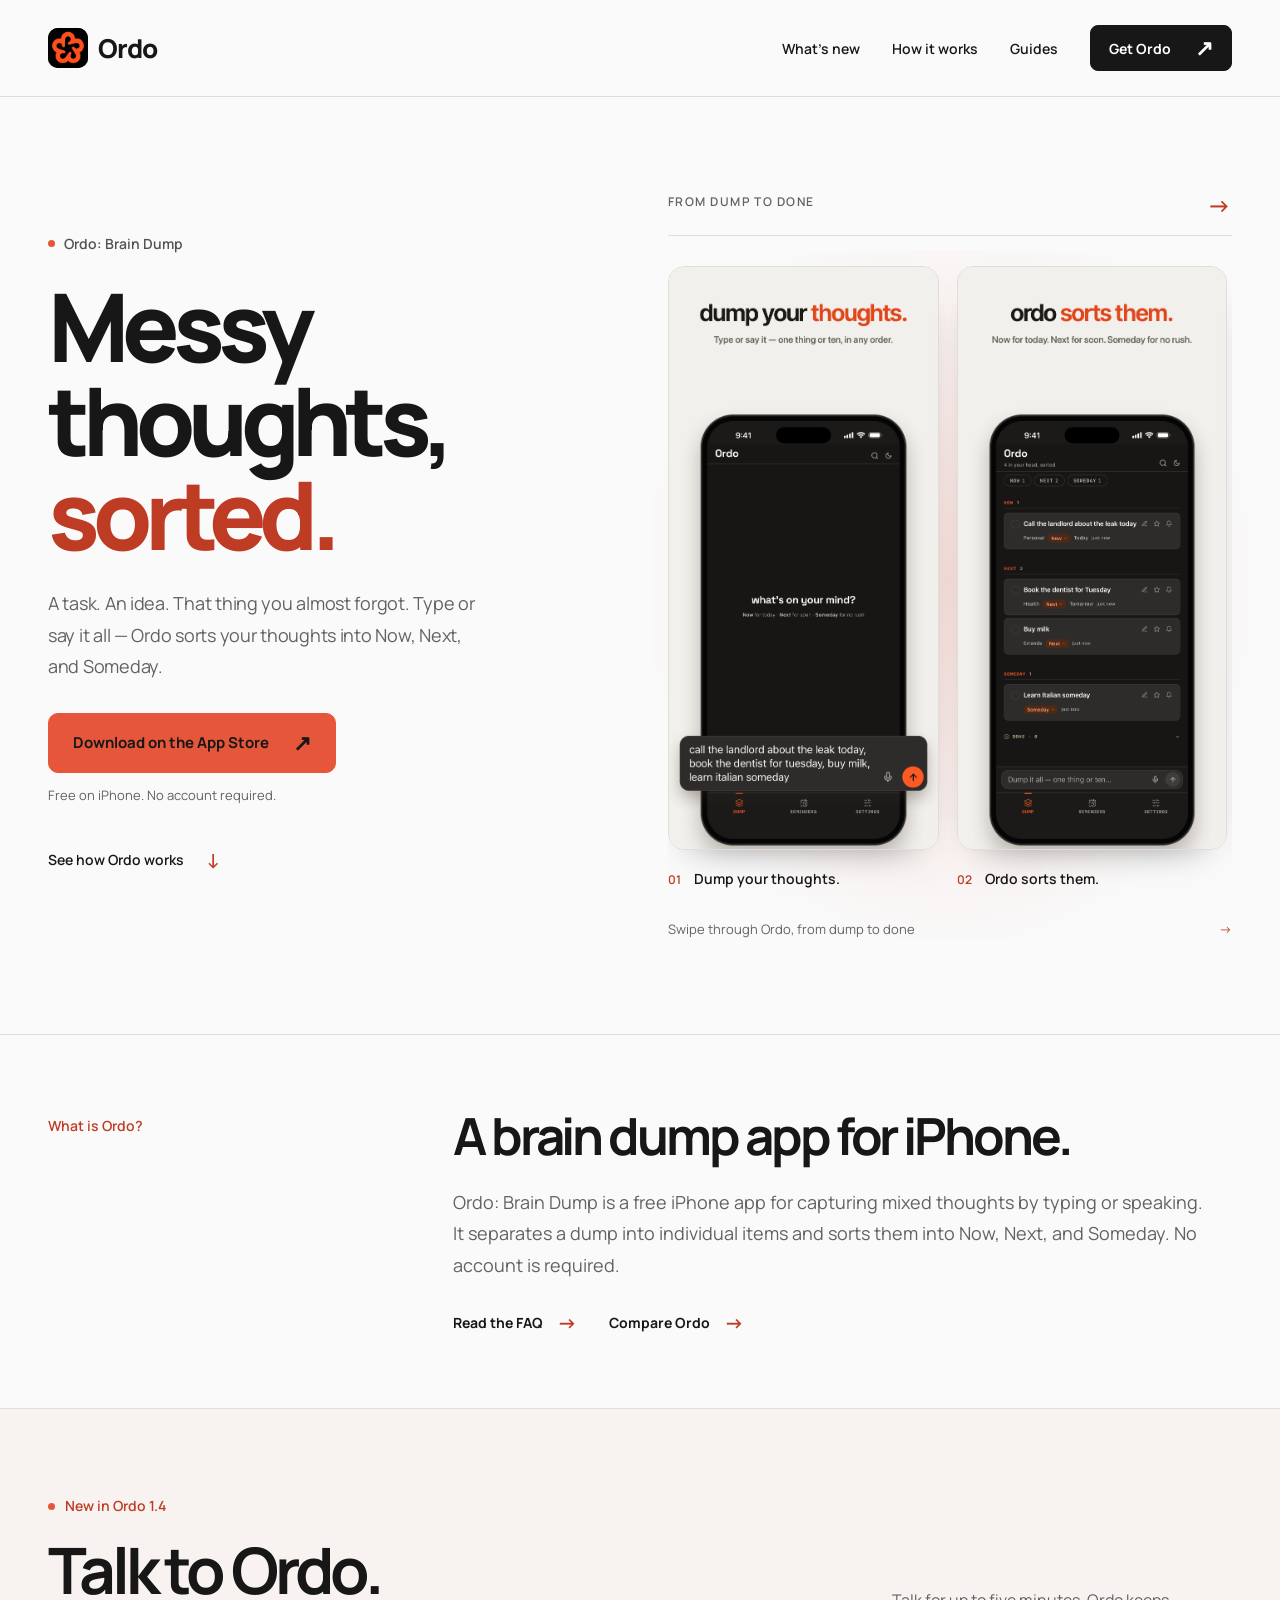
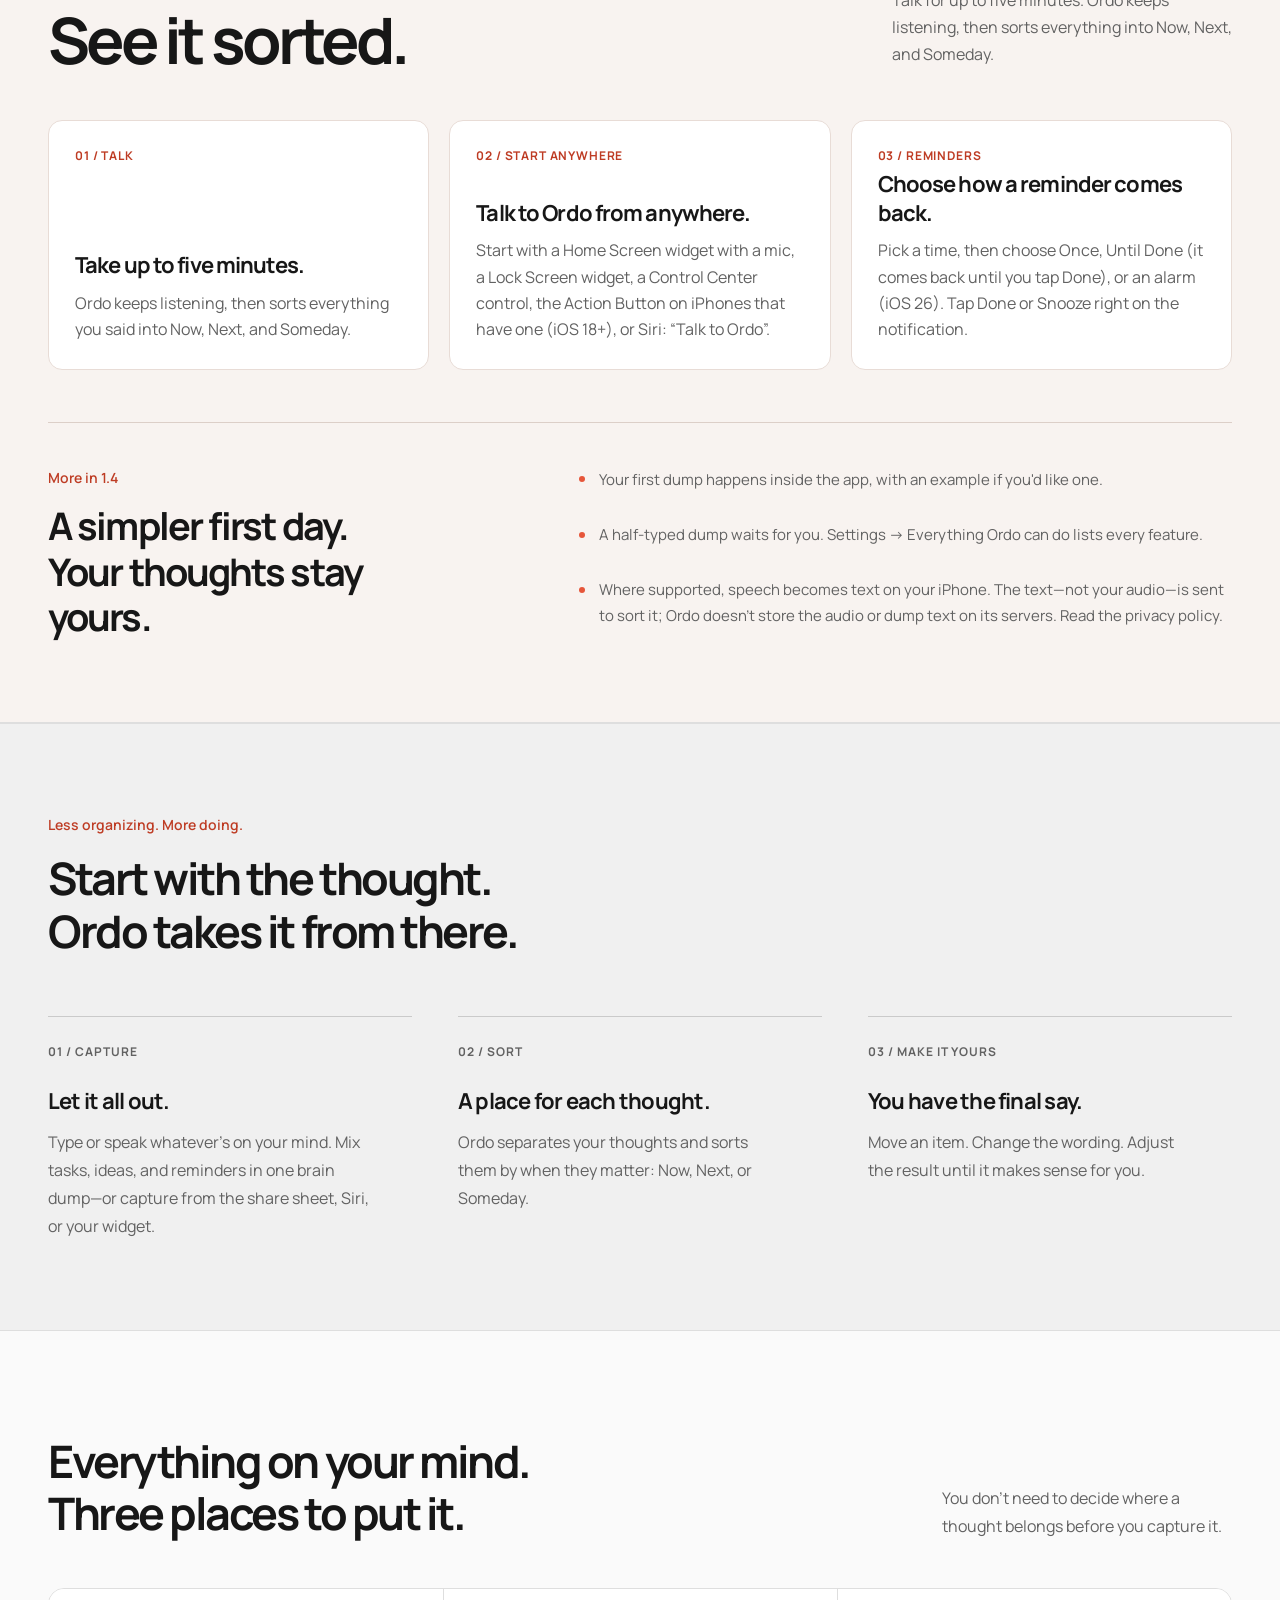
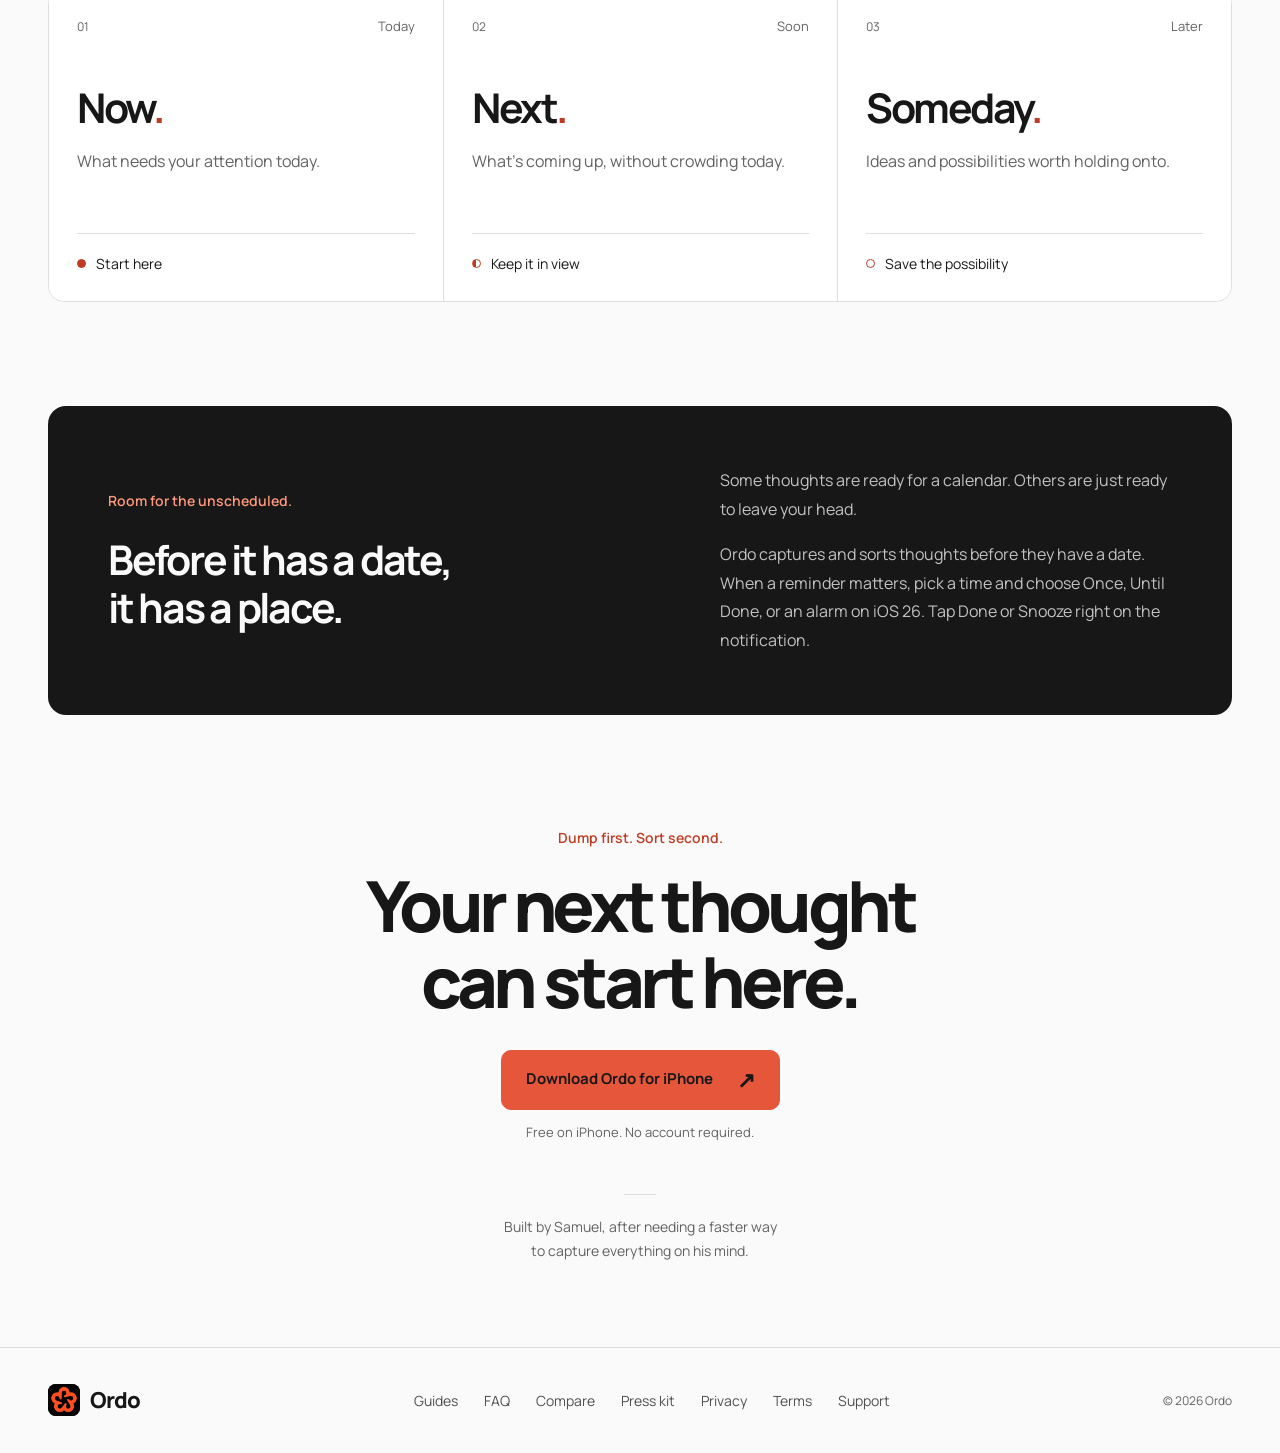
<file: index.html>
<!DOCTYPE html>
<html lang="en">
<head>
  <meta charset="UTF-8">
  <meta name="viewport" content="width=device-width, initial-scale=1, viewport-fit=cover">
  <meta name="theme-color" content="#f8f3f0">
  <meta name="color-scheme" content="light">
  <meta name="robots" content="index, follow">
  <title>Ordo: Brain Dump | Messy thoughts, sorted.</title>
  <meta name="description" content="Ordo: Brain Dump is a free iPhone app. Type a messy dump or talk for up to five minutes, then see it sorted into Now, Next, and Someday. No account required.">
  <link rel="canonical" href="https://heyordo.app/">

  <link rel="icon" type="image/png" sizes="96x96" href="/favicon-ordo.png">
  <link rel="icon" type="image/png" sizes="32x32" href="/favicon-ordo-32.png">
  <link rel="shortcut icon" href="/favicon.ico">
  <link rel="apple-touch-icon" sizes="180x180" href="/apple-touch-icon-ordo.png">
  <link rel="manifest" href="/site.webmanifest">
  <link rel="preconnect" href="https://fonts.googleapis.com">
  <link rel="preconnect" href="https://fonts.gstatic.com" crossorigin>
  <link href="https://fonts.googleapis.com/css2?family=Manrope:wght@400;500;600;700;800&amp;display=swap" rel="stylesheet">
  <meta property="og:title" content="Ordo: Brain Dump | Messy thoughts, sorted.">
  <meta property="og:description" content="Type or say mixed thoughts. Ordo separates them into Now, Next, and Someday.">
  <meta property="og:type" content="website">
  <meta property="og:url" content="https://heyordo.app">
  <meta property="og:site_name" content="Ordo">
  <meta property="og:locale" content="en_CA">
  <meta property="og:image" content="https://heyordo.app/social-preview.png">
  <meta property="og:image:secure_url" content="https://heyordo.app/social-preview.png">
  <meta property="og:image:type" content="image/png">
  <meta property="og:image:width" content="1200">
  <meta property="og:image:height" content="630">
  <meta property="og:image:alt" content="Ordo sorts mixed thoughts into Now, Next, and Someday.">
  <link rel="image_src" href="https://heyordo.app/social-preview.png">
  <meta name="twitter:card" content="summary_large_image">
  <meta name="twitter:title" content="Ordo: Brain Dump | Messy thoughts, sorted.">
  <meta name="twitter:description" content="Type or say mixed thoughts. Ordo separates them into Now, Next, and Someday.">
  <meta name="twitter:image" content="https://heyordo.app/social-preview.png">
  <meta name="twitter:image:alt" content="Ordo sorts mixed thoughts into Now, Next, and Someday.">

  <script type="application/ld+json">
  {
    "@context": "https://schema.org",
    "@type": "SoftwareApplication",
    "name": "Ordo: Brain Dump",
    "operatingSystem": "iOS",
    "applicationCategory": "ProductivityApplication",
    "description": "Ordo: Brain Dump is a free iPhone app for capturing mixed thoughts by typing or speaking. It separates a dump into individual items and sorts them into Now, Next, and Someday. No account is required.",
    "url": "https://heyordo.app/",
    "downloadUrl": "https://apps.apple.com/app/apple-store/id6797331101?pt=129255277&ct=Website&mt=8",
    "isAccessibleForFree": true,
    "offers": {
      "@type": "Offer",
      "price": "0",
      "priceCurrency": "USD"
    }
  }
  </script>


  <link rel="stylesheet" href="/site.css">
</head>
<body>
  <a class="skip-link" href="#main">Skip to content</a>
  <header class="site-header">
    <nav class="wrap nav" aria-label="Main navigation">
      <a class="brand" href="/" aria-label="Ordo home">
        <span class="brand-icon"><img src="/logo-original.png" alt="" width="40" height="40"></span>
        <span>Ordo</span>
      </a>
      <div class="nav-links">
        <a class="nav-text" href="#v14">What's new</a>
        <a class="nav-text" href="#how-it-works">How it works</a>
        <a class="nav-text" href="/articles/">Guides</a>
        <a class="button button-small" href="https://apps.apple.com/app/apple-store/id6797331101?pt=129255277&amp;ct=Website&amp;mt=8">Get Ordo <span aria-hidden="true">↗</span></a>
      </div>
    </nav>
  </header>

  <main id="main" tabindex="-1">
    <section class="hero wrap" aria-labelledby="hero-title">
      <div class="hero-content">
        <p class="eyebrow"><span class="status-dot" aria-hidden="true"></span> Ordo: Brain Dump</p>
        <h1 id="hero-title">Messy thoughts,<br><span>sorted.</span></h1>
        <p class="hero-copy">A task. An idea. That thing you almost forgot. Type or say it all — Ordo sorts your thoughts into Now, Next, and Someday.</p>
        <div class="hero-actions">
          <a class="button" href="https://apps.apple.com/app/apple-store/id6797331101?pt=129255277&amp;ct=Website&amp;mt=8">Download on the App Store <span aria-hidden="true">↗</span></a>
          <p class="availability">Free on iPhone. No account required.</p>
        </div>
        <a class="text-link" href="#how-it-works">See how Ordo works <span aria-hidden="true">↓</span></a>
      </div>
      <div class="hero-product" aria-label="Ordo product screenshots">
        <div class="product-heading"><span>FROM DUMP TO DONE</span><span aria-hidden="true">→</span></div>
        <div class="phone-pair" tabindex="0" role="region" aria-label="Six Ordo screenshots, in order">
          <figure class="phone">
            <img src="/screenshots-1.3/01.png" alt="Dump your thoughts in Ordo by typing one thing or ten, in any order." width="1290" height="2796" fetchpriority="high" decoding="async">
            <figcaption><span>01</span> Dump your thoughts.</figcaption>
          </figure>
          <figure class="phone">
            <img src="/screenshots-1.3/02.png" alt="Ordo sorts a mixed dump into Now, Next, and Someday." width="1290" height="2796" decoding="async">
            <figcaption><span>02</span> Ordo sorts them.</figcaption>
          </figure>
          <figure class="phone">
            <img src="/screenshots-1.3/03.png" alt="Ordo shown with a five-star App Store review from a person using it to organize their thoughts." width="1290" height="2796" loading="lazy" decoding="async">
            <figcaption><span>03</span> Made for busy minds.</figcaption>
          </figure>
          <figure class="phone">
            <img src="/screenshots-1.3/04.png" alt="Dictate a brain dump in Ordo and edit the text while speaking." width="1290" height="2796" loading="lazy" decoding="async">
            <figcaption><span>04</span> Say it as it comes.</figcaption>
          </figure>
          <figure class="phone">
            <img src="/screenshots-1.3/05.png" alt="Mention a time in a dump and Ordo creates a reminder." width="1290" height="2796" loading="lazy" decoding="async">
            <figcaption><span>05</span> Add a time.</figcaption>
          </figure>
          <figure class="phone">
            <img src="/screenshots-1.3/06.png" alt="Completed items move out of the way in Ordo, leaving room to breathe." width="1290" height="2796" loading="lazy" decoding="async">
            <figcaption><span>06</span> Tick it off.</figcaption>
          </figure>
        </div>
        <p class="screen-hint">Swipe through Ordo, from dump to done <span aria-hidden="true">→</span></p>
      </div>
    </section>

    <section class="what-section" id="what-is-ordo" aria-labelledby="what-title">
      <div class="wrap what-grid">
        <p class="eyebrow">What is Ordo?</p>
        <div>
          <h2 id="what-title">A brain dump app for iPhone.</h2>
          <p>Ordo: Brain Dump is a free iPhone app for capturing mixed thoughts by typing or speaking. It separates a dump into individual items and sorts them into Now, Next, and Someday. No account is required.</p>
          <div class="what-links">
            <a href="/faq/">Read the FAQ <span aria-hidden="true">→</span></a>
            <a href="/compare/">Compare Ordo <span aria-hidden="true">→</span></a>
          </div>
        </div>
      </div>
    </section>

    <section class="release-section" id="v14" aria-labelledby="release-title">
      <div class="wrap">
        <div class="release-heading">
          <div>
            <p class="eyebrow release-status"><span class="status-dot" aria-hidden="true"></span> New in Ordo 1.4</p>
            <h2 id="release-title">Talk to Ordo.<br>See it sorted.</h2>
          </div>
          <p>Talk for up to five minutes. Ordo keeps listening, then sorts everything into Now, Next, and Someday.</p>
        </div>
        <div class="capture-grid">
          <article class="capture-feature">
            <span class="feature-number">01 / TALK</span>
            <h3>Take up to five minutes.</h3>
            <p>Ordo keeps listening, then sorts everything you said into Now, Next, and Someday.</p>
          </article>
          <article class="capture-feature">
            <span class="feature-number">02 / START ANYWHERE</span>
            <h3>Talk to Ordo from anywhere.</h3>
            <p>Start with a Home Screen widget with a mic, a Lock Screen widget, a Control Center control, the Action Button on iPhones that have one (iOS 18+), or Siri: “Talk to Ordo”.</p>
          </article>
          <article class="capture-feature">
            <span class="feature-number">03 / REMINDERS</span>
            <h3>Choose how a reminder comes back.</h3>
            <p>Pick a time, then choose Once, Until Done (it comes back until you tap Done), or an alarm (iOS 26). Tap Done or Snooze right on the notification.</p>
          </article>
        </div>
        <div class="release-more">
          <div>
            <p class="eyebrow">More in 1.4</p>
            <h3>A simpler first day. Your thoughts stay yours.</h3>
          </div>
          <ul class="release-list">
            <li>Your first dump happens inside the app, with an example if you'd like one.</li>
            <li>A half-typed dump waits for you. Settings → Everything Ordo can do lists every feature.</li>
            <li>Where supported, speech becomes text on your iPhone. The text—not your audio—is sent to sort it; Ordo doesn't store the audio or dump text on its servers. Read the <a href="/privacy/">privacy policy</a>.</li>
          </ul>
        </div>
      </div>
    </section>

    <section class="how-section" id="how-it-works" aria-labelledby="how-title">
      <div class="wrap">
        <div class="section-heading">
          <p class="eyebrow">Less organizing. More doing.</p>
          <h2 id="how-title">Start with the thought.<br>Ordo takes it from there.</h2>
        </div>
        <div class="steps">
          <article class="step">
            <span class="step-number">01 / CAPTURE</span>
            <h3>Let it all out.</h3>
            <p>Type or speak whatever’s on your mind. Mix tasks, ideas, and reminders in one brain dump—or capture from the share sheet, Siri, or your widget.</p>
          </article>
          <article class="step">
            <span class="step-number">02 / SORT</span>
            <h3>A place for each thought.</h3>
            <p>Ordo separates your thoughts and sorts them by when they matter: Now, Next, or Someday.</p>
          </article>
          <article class="step">
            <span class="step-number">03 / MAKE IT YOURS</span>
            <h3>You have the final say.</h3>
            <p>Move an item. Change the wording. Adjust the result until it makes sense for you.</p>
          </article>
        </div>
      </div>
    </section>

    <section class="buckets-section wrap" aria-labelledby="buckets-title">
      <div class="section-heading split-heading">
        <h2 id="buckets-title">Everything on your mind.<br>Three places to put it.</h2>
        <p>You don’t need to decide where a thought belongs before you capture it.</p>
      </div>
      <div class="buckets">
        <article class="bucket">
          <div class="bucket-top"><span class="bucket-index">01</span><span class="bucket-time">Today</span></div>
          <h3>Now<span aria-hidden="true">.</span></h3>
          <p>What needs your attention today.</p>
          <div class="bucket-bottom"><span class="bucket-mark mark-now" aria-hidden="true"></span> Start here</div>
        </article>
        <article class="bucket">
          <div class="bucket-top"><span class="bucket-index">02</span><span class="bucket-time">Soon</span></div>
          <h3>Next<span aria-hidden="true">.</span></h3>
          <p>What’s coming up, without crowding today.</p>
          <div class="bucket-bottom"><span class="bucket-mark mark-next" aria-hidden="true"></span> Keep it in view</div>
        </article>
        <article class="bucket">
          <div class="bucket-top"><span class="bucket-index">03</span><span class="bucket-time">Later</span></div>
          <h3>Someday<span aria-hidden="true">.</span></h3>
          <p>Ideas and possibilities worth holding onto.</p>
          <div class="bucket-bottom"><span class="bucket-mark mark-someday" aria-hidden="true"></span> Save the possibility</div>
        </article>
      </div>
    </section>

    <section class="calendar-section wrap" aria-labelledby="calendar-title">
      <div class="calendar-panel">
        <div>
          <p class="eyebrow">Room for the unscheduled.</p>
          <h2 id="calendar-title">Before it has a date,<br>it has a place.</h2>
        </div>
        <div class="calendar-copy">
          <p>Some thoughts are ready for a calendar. Others are just ready to leave your head.</p>
          <p>Ordo captures and sorts thoughts before they have a date. When a reminder matters, pick a time and choose Once, Until Done, or an alarm on iOS 26. Tap Done or Snooze right on the notification.</p>
        </div>
      </div>
    </section>

    <section class="closing wrap" aria-labelledby="closing-title">
      <p class="eyebrow">Dump first. Sort second.</p>
      <h2 id="closing-title">Your next thought<br>can start here.</h2>
      <a class="button" href="https://apps.apple.com/app/apple-store/id6797331101?pt=129255277&amp;ct=Website&amp;mt=8">Download Ordo for iPhone <span aria-hidden="true">↗</span></a>
      <p class="availability">Free on iPhone. No account required.</p>
      <div class="founder-note"><span class="founder-rule" aria-hidden="true"></span><p>Built by Samuel, after needing a faster way<br class="desktop-break"> to capture everything on his mind.</p></div>
    </section>
  </main>

  <footer>
    <div class="wrap footer-inner">
      <a class="brand footer-brand" href="/" aria-label="Ordo home"><span class="brand-icon"><img src="/logo-original.png" alt="" width="32" height="32"></span><span>Ordo</span></a>
      <nav class="footer-links" aria-label="Footer navigation">
        <a href="/articles/">Guides</a>
        <a href="/faq/">FAQ</a>
        <a href="/compare/">Compare</a>
        <a href="/press/">Press kit</a>
        <a href="/privacy/">Privacy</a>
        <a href="/terms/">Terms</a>
        <a href="/support/">Support</a>
      </nav>
      <span class="copyright">© 2026 Ordo</span>
    </div>
  </footer>
<!-- Cloudflare Web Analytics -->
<script type='module' src='https://static.cloudflareinsights.com/beacon.min.js' data-cf-beacon='{"token": "1800c1b89d7c4f4d8214115383064fd0"}'></script>
<!-- End Cloudflare Web Analytics -->
</body>
</html>
</file>
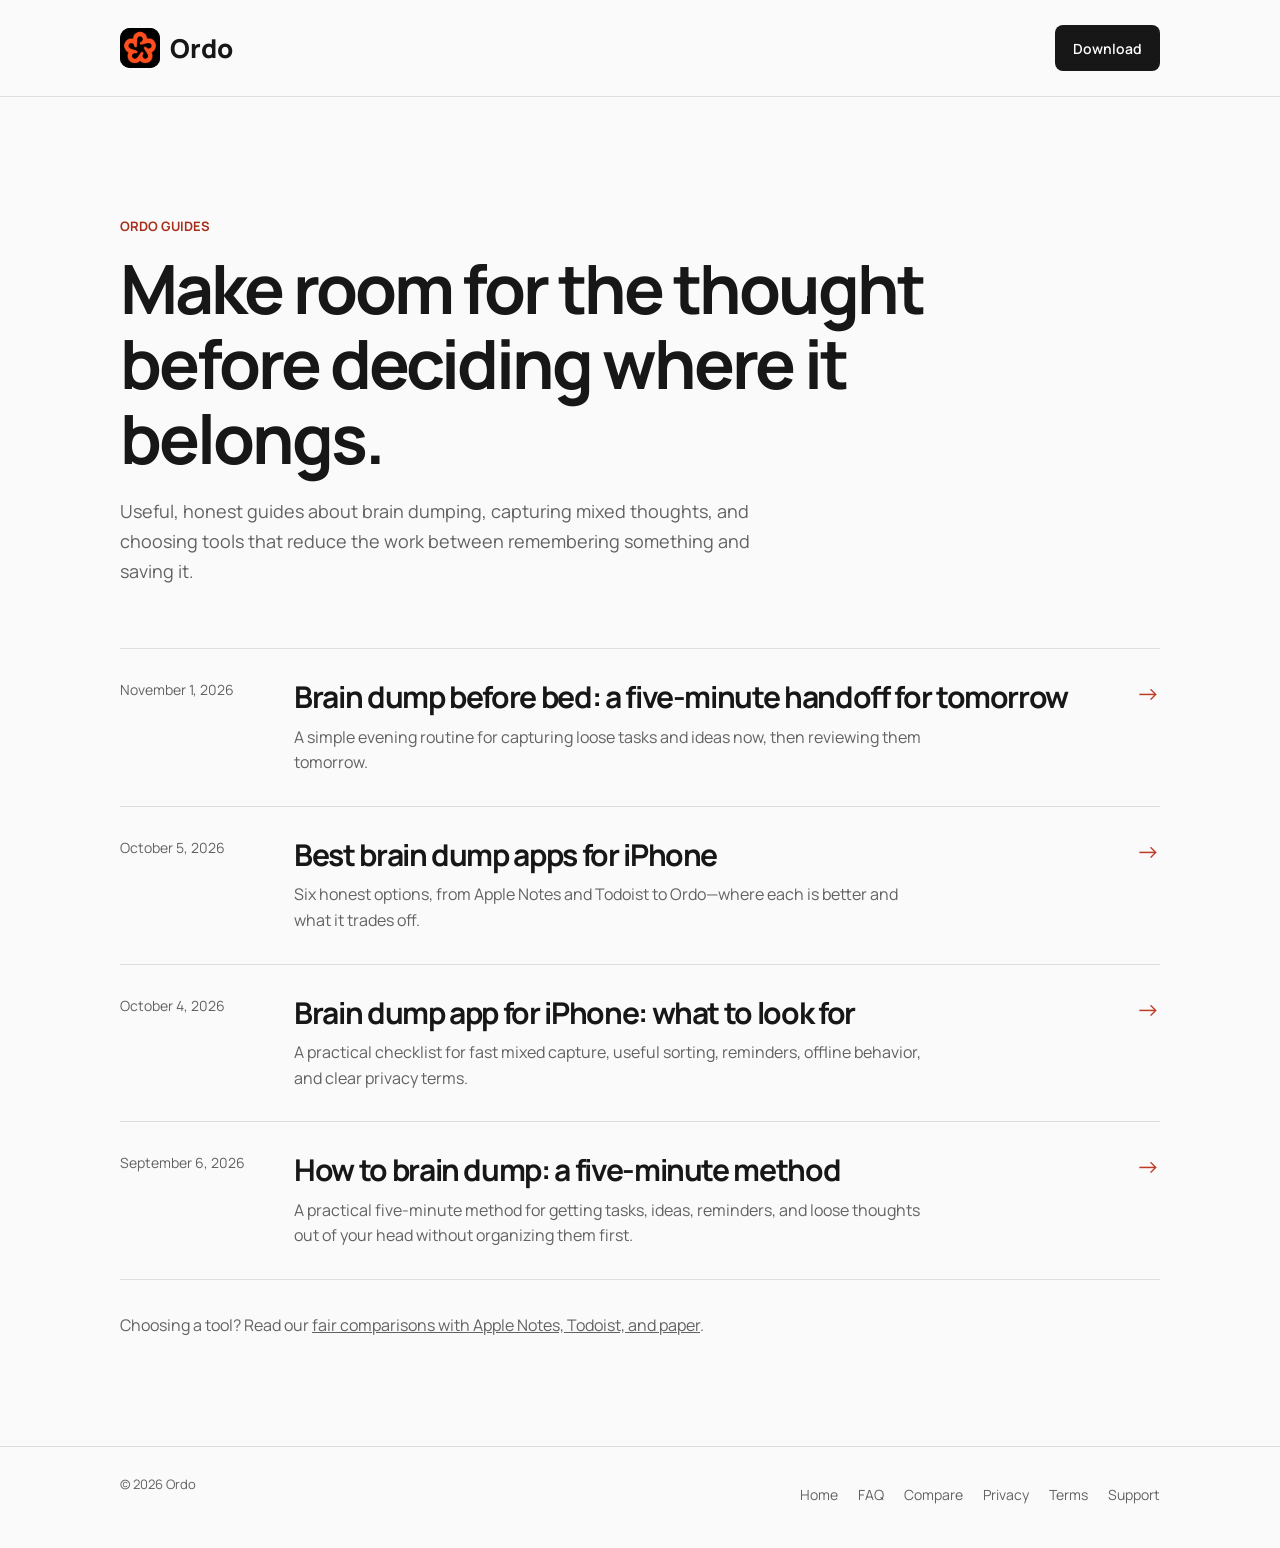
<file: articles/index.html>
<!DOCTYPE html>
<html lang="en">
<head>
  <meta charset="UTF-8">
  <meta name="viewport" content="width=device-width, initial-scale=1, viewport-fit=cover">
  <meta name="theme-color" content="#f8f3f0">
  <meta name="color-scheme" content="light">
  <meta name="robots" content="index, follow">
  <title>Brain Dump Guides | Ordo</title>
  <meta name="description" content="Practical guides to brain dumping, capturing mixed thoughts, and choosing the right place for tasks, ideas, and reminders.">
  <link rel="canonical" href="https://heyordo.app/articles/">
  <link rel="icon" type="image/png" sizes="96x96" href="/favicon-ordo.png">
  <link rel="icon" type="image/png" sizes="32x32" href="/favicon-ordo-32.png">
  <link rel="shortcut icon" href="/favicon.ico">
  <link rel="apple-touch-icon" sizes="180x180" href="/apple-touch-icon-ordo.png">
  <link rel="manifest" href="/site.webmanifest">
  <link rel="preconnect" href="https://fonts.googleapis.com">
  <link rel="preconnect" href="https://fonts.gstatic.com" crossorigin>
  <link href="https://fonts.googleapis.com/css2?family=Manrope:wght@400;500;600;700;800&amp;display=swap" rel="stylesheet">
  <link rel="stylesheet" href="articles.css">
</head>
<body>
  <a class="skip-link" href="#main">Skip to content</a>
  <header>
    <div class="wrap nav">
      <a class="brand" href="/" aria-label="Ordo home">
        <span class="brand-icon"><img src="/logo-original.png" alt="" width="40" height="40"></span>
        <span>Ordo</span>
      </a>
      <a class="nav-link" href="https://apps.apple.com/app/apple-store/id6797331101?pt=129255277&amp;ct=Website&amp;mt=8">Download</a>
    </div>
  </header>

  <main id="main" tabindex="-1" class="article-listing">
    <div class="wrap">
      <p class="eyebrow">Ordo guides</p>
      <h1>Make room for the thought before deciding where it belongs.</h1>
      <p class="listing-intro">Useful, honest guides about brain dumping, capturing mixed thoughts, and choosing tools that reduce the work between remembering something and saving it.</p>

      <div class="article-list">
        <a class="article-row" href="brain-dump-before-bed/">
          <time datetime="2026-11-01">November 1, 2026</time>
          <div>
            <h2>Brain dump before bed: a five-minute handoff for tomorrow</h2>
            <p>A simple evening routine for capturing loose tasks and ideas now, then reviewing them tomorrow.</p>
          </div>
          <span class="article-row-arrow" aria-hidden="true">→</span>
        </a>
        <a class="article-row" href="best-brain-dump-apps-for-iphone/">
          <time datetime="2026-10-05">October 5, 2026</time>
          <div>
            <h2>Best brain dump apps for iPhone</h2>
            <p>Six honest options, from Apple Notes and Todoist to Ordo—where each is better and what it trades off.</p>
          </div>
          <span class="article-row-arrow" aria-hidden="true">→</span>
        </a>
        <a class="article-row" href="brain-dump-app-for-iphone/">
          <time datetime="2026-10-04">October 4, 2026</time>
          <div>
            <h2>Brain dump app for iPhone: what to look for</h2>
            <p>A practical checklist for fast mixed capture, useful sorting, reminders, offline behavior, and clear privacy terms.</p>
          </div>
          <span class="article-row-arrow" aria-hidden="true">→</span>
        </a>
        <a class="article-row" href="brain-dump-method/">
          <time datetime="2026-09-06">September 6, 2026</time>
          <div>
            <h2>How to brain dump: a five-minute method</h2>
            <p>A practical five-minute method for getting tasks, ideas, reminders, and loose thoughts out of your head without organizing them first.</p>
          </div>
          <span class="article-row-arrow" aria-hidden="true">→</span>
        </a>
      </div>
      <p class="listing-more">Choosing a tool? Read our <a href="/compare/">fair comparisons with Apple Notes, Todoist, and paper</a>.</p>
    </div>
  </main>

  <footer>
    <div class="wrap footer-inner">
      <span>© 2026 Ordo</span>
      <nav class="footer-links" aria-label="Footer links">
        <a href="/">Home</a>
        <a href="/faq/">FAQ</a>
        <a href="/compare/">Compare</a>
        <a href="/privacy/">Privacy</a>
        <a href="/terms/">Terms</a>
        <a href="/support/">Support</a>
      </nav>
    </div>
  </footer>
<!-- Cloudflare Web Analytics -->
<script type='module' src='https://static.cloudflareinsights.com/beacon.min.js' data-cf-beacon='{"token": "1800c1b89d7c4f4d8214115383064fd0"}'></script>
<!-- End Cloudflare Web Analytics -->
</body>
</html>
</file>
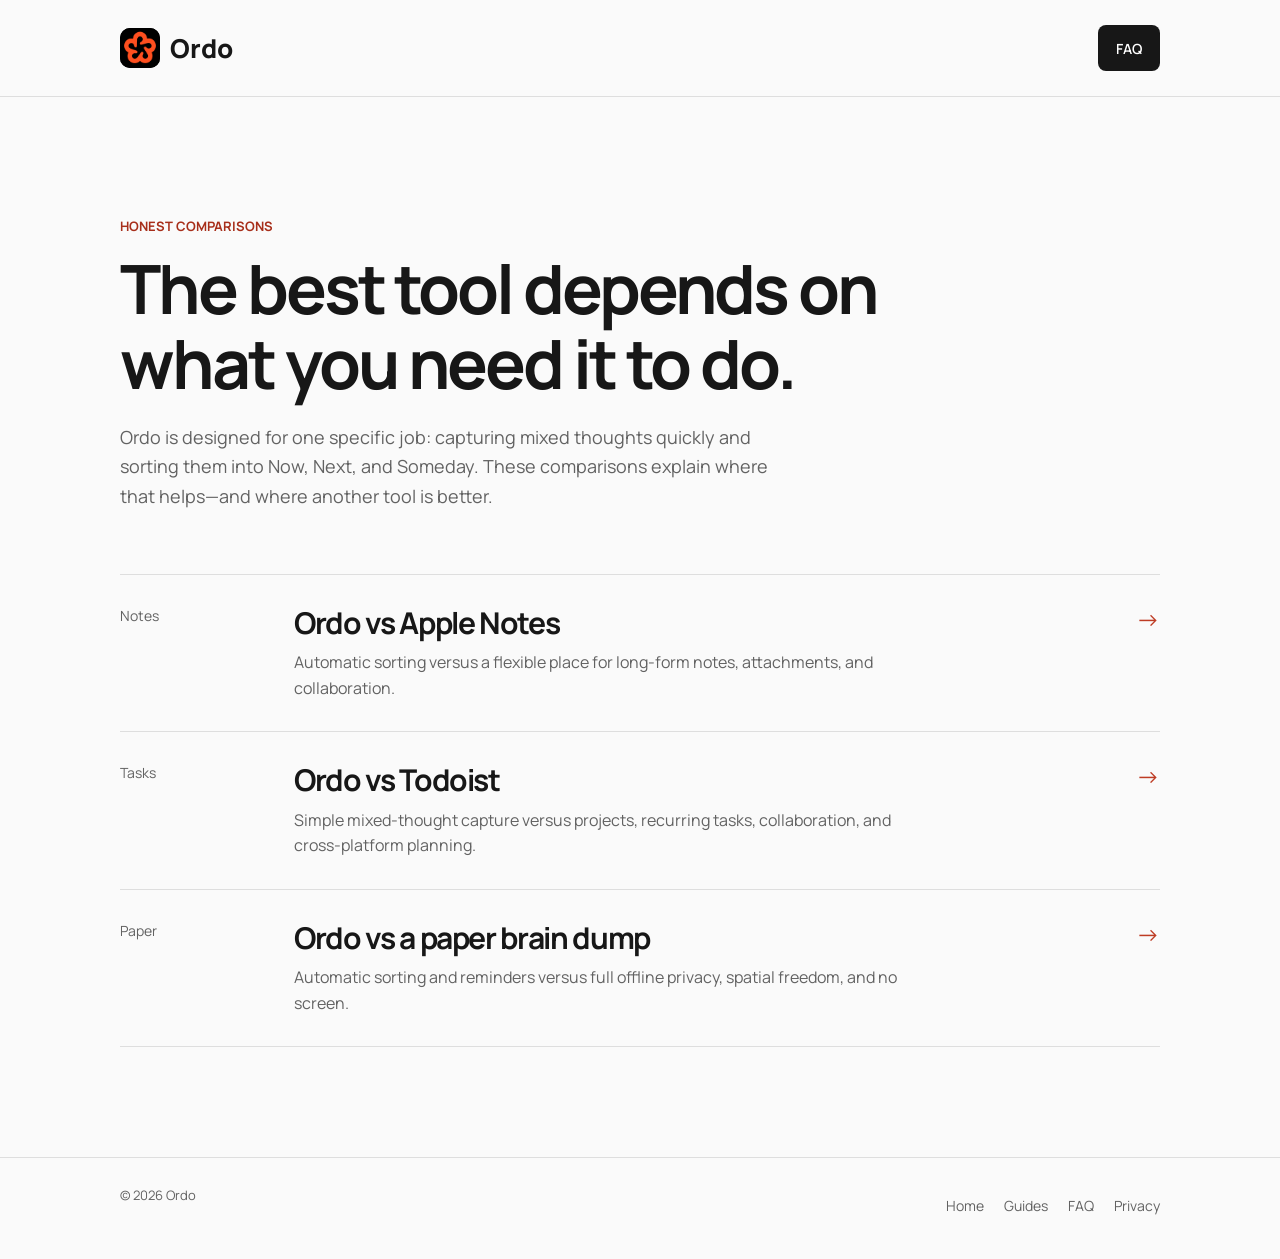
<file: compare/index.html>
<!DOCTYPE html>
<html lang="en">
<head>
  <meta charset="UTF-8">
  <meta name="viewport" content="width=device-width, initial-scale=1, viewport-fit=cover">
  <meta name="theme-color" content="#f8f3f0">
  <meta name="color-scheme" content="light">
  <meta name="robots" content="index, follow">
  <title>Compare Ordo with Notes, Todoist, and Paper</title>
  <meta name="description" content="Honest comparisons between Ordo and Apple Notes, Todoist, and a paper brain dump—including where each alternative is better.">
  <link rel="canonical" href="https://heyordo.app/compare/">
  <link rel="icon" type="image/png" sizes="96x96" href="/favicon-ordo.png">
  <link rel="icon" type="image/png" sizes="32x32" href="/favicon-ordo-32.png">
  <link rel="apple-touch-icon" sizes="180x180" href="/apple-touch-icon-ordo.png">
  <link rel="manifest" href="/site.webmanifest">
  <link rel="preconnect" href="https://fonts.googleapis.com">
  <link rel="preconnect" href="https://fonts.gstatic.com" crossorigin>
  <link href="https://fonts.googleapis.com/css2?family=Manrope:wght@400;500;600;700;800&amp;display=swap" rel="stylesheet">
  <link rel="stylesheet" href="/articles/articles.css">
  <meta property="og:title" content="Compare Ordo honestly">
  <meta property="og:description" content="Ordo compared with Apple Notes, Todoist, and pen and paper.">
  <meta property="og:type" content="website">
  <meta property="og:url" content="https://heyordo.app/compare/">
  <meta property="og:image" content="https://heyordo.app/social-preview.png">
  <meta name="twitter:card" content="summary_large_image">
</head>
<body>
  <a class="skip-link" href="#main">Skip to content</a>
  <header>
    <div class="wrap nav">
      <a class="brand" href="/" aria-label="Ordo home"><span class="brand-icon"><img src="/logo-original.png" alt="" width="40" height="40"></span><span>Ordo</span></a>
      <a class="nav-link" href="/faq/">FAQ</a>
    </div>
  </header>
  <main id="main" tabindex="-1" class="article-listing">
    <div class="wrap">
      <p class="eyebrow">Honest comparisons</p>
      <h1>The best tool depends on what you need it to do.</h1>
      <p class="listing-intro">Ordo is designed for one specific job: capturing mixed thoughts quickly and sorting them into Now, Next, and Someday. These comparisons explain where that helps—and where another tool is better.</p>
      <div class="article-list">
        <a class="article-row" href="apple-notes/"><span class="article-row-kicker">Notes</span><div><h2>Ordo vs Apple Notes</h2><p>Automatic sorting versus a flexible place for long-form notes, attachments, and collaboration.</p></div><span class="article-row-arrow" aria-hidden="true">→</span></a>
        <a class="article-row" href="todoist/"><span class="article-row-kicker">Tasks</span><div><h2>Ordo vs Todoist</h2><p>Simple mixed-thought capture versus projects, recurring tasks, collaboration, and cross-platform planning.</p></div><span class="article-row-arrow" aria-hidden="true">→</span></a>
        <a class="article-row" href="paper-brain-dump/"><span class="article-row-kicker">Paper</span><div><h2>Ordo vs a paper brain dump</h2><p>Automatic sorting and reminders versus full offline privacy, spatial freedom, and no screen.</p></div><span class="article-row-arrow" aria-hidden="true">→</span></a>
      </div>
    </div>
  </main>
  <footer><div class="wrap footer-inner"><span>© 2026 Ordo</span><nav class="footer-links" aria-label="Footer links"><a href="/">Home</a><a href="/articles/">Guides</a><a href="/faq/">FAQ</a><a href="/privacy/">Privacy</a></nav></div></footer>
<!-- Cloudflare Web Analytics -->
<script type='module' src='https://static.cloudflareinsights.com/beacon.min.js' data-cf-beacon='{"token": "1800c1b89d7c4f4d8214115383064fd0"}'></script>
<!-- End Cloudflare Web Analytics -->
</body>
</html>
</file>
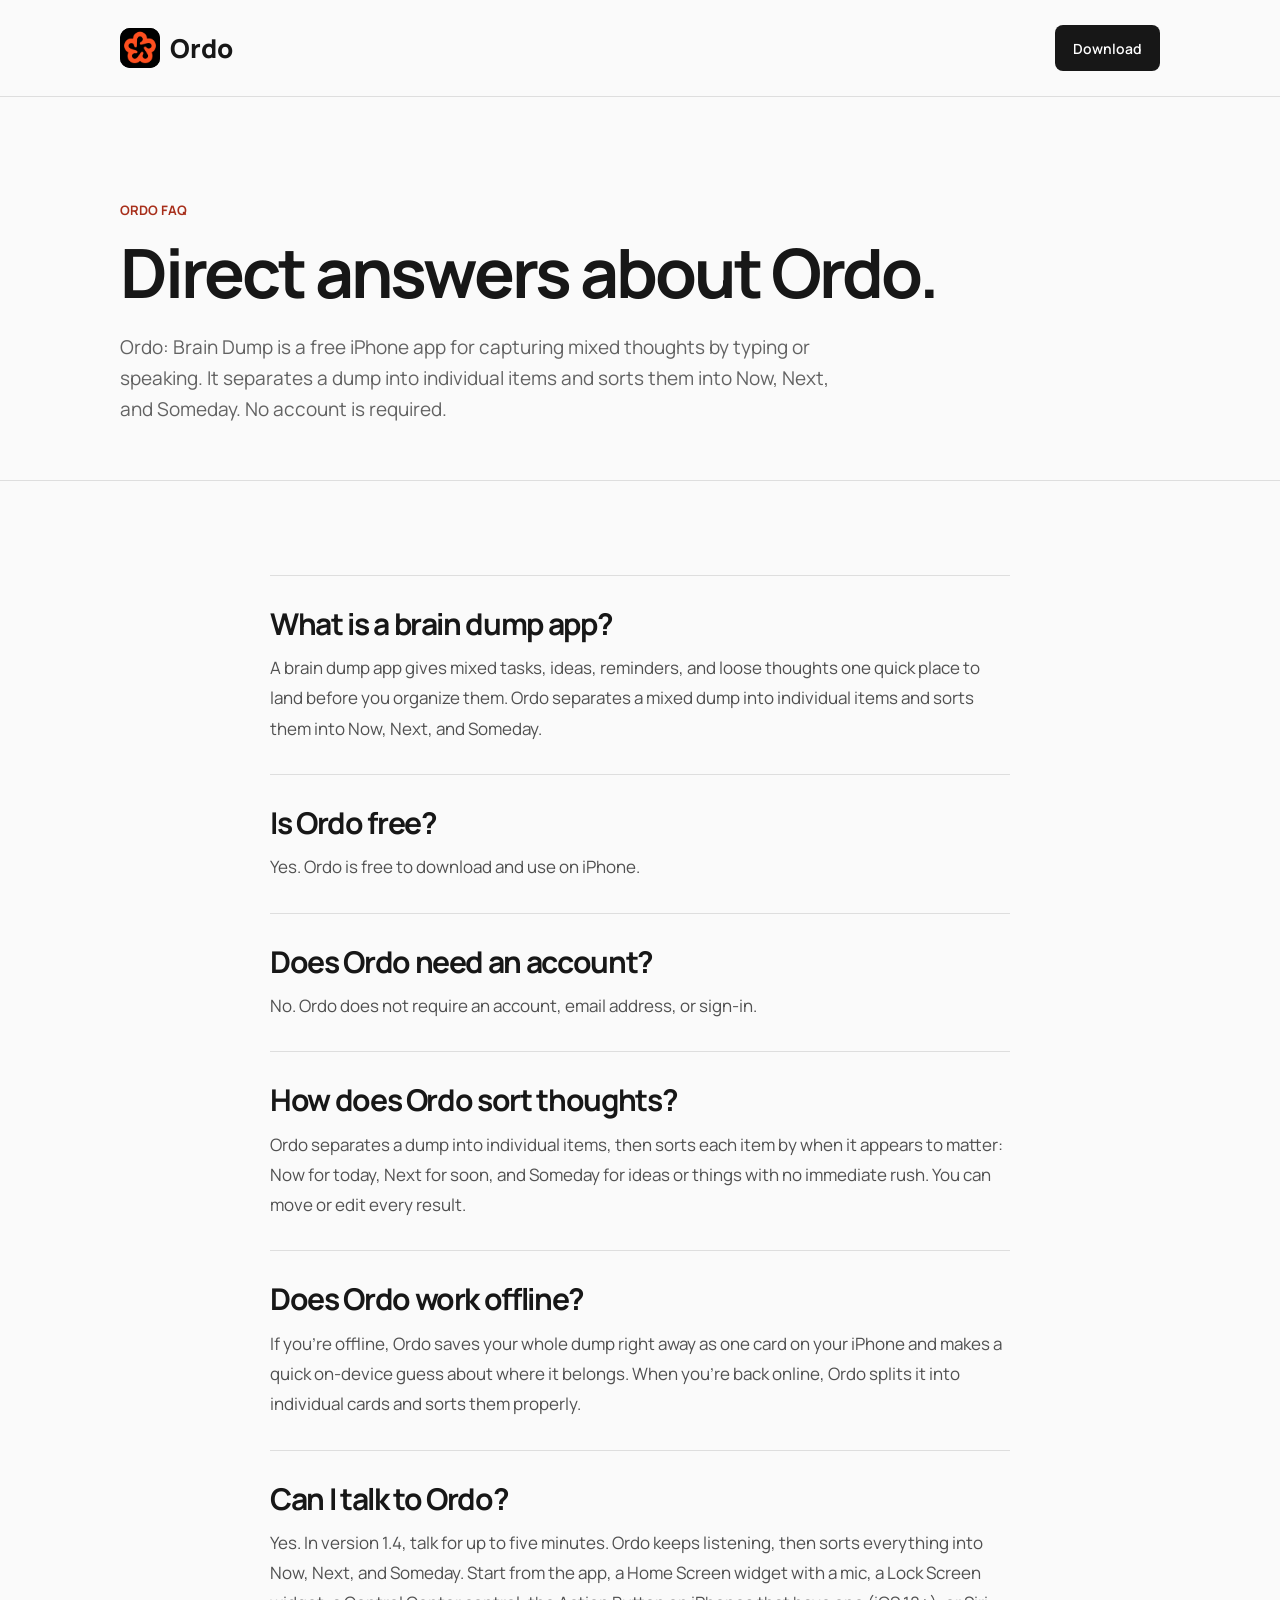
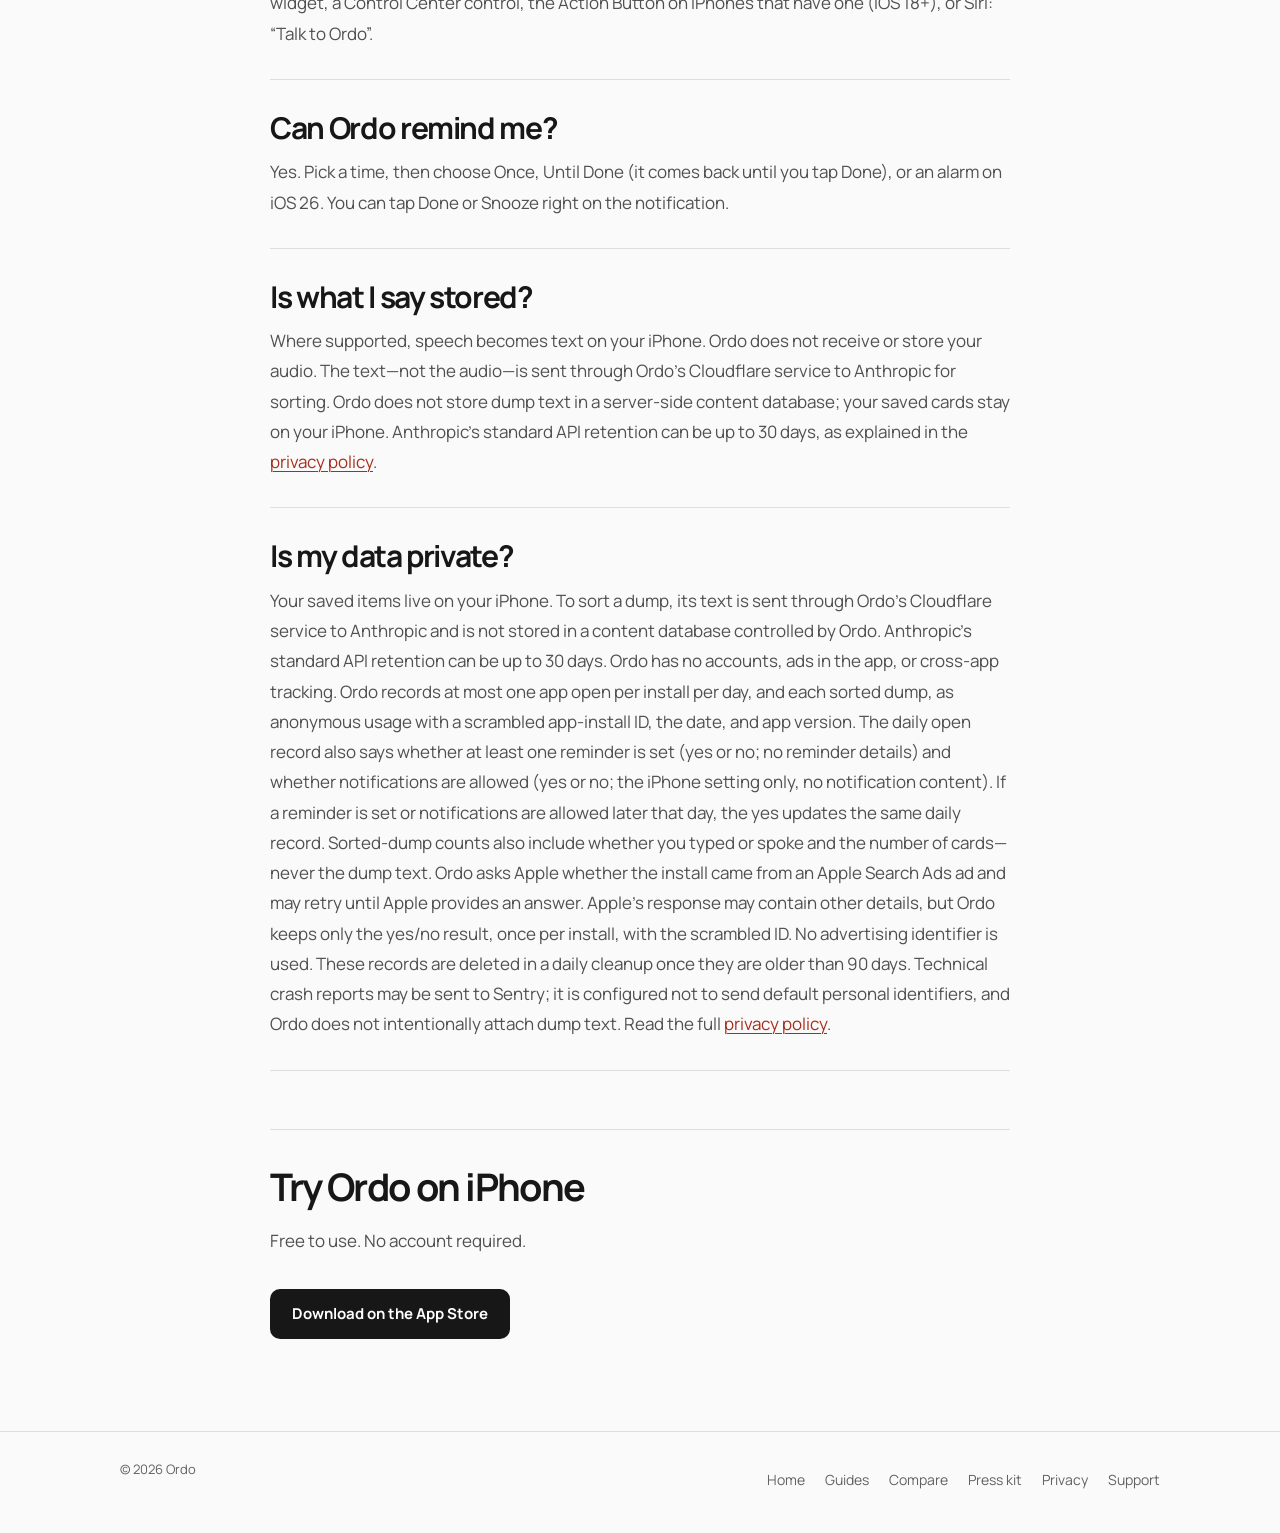
<file: faq/index.html>
<!DOCTYPE html>
<html lang="en">
<head>
  <meta charset="UTF-8">
  <meta name="viewport" content="width=device-width, initial-scale=1, viewport-fit=cover">
  <meta name="theme-color" content="#f8f3f0">
  <meta name="color-scheme" content="light">
  <meta name="robots" content="index, follow">
  <title>Ordo FAQ: Brain Dump App for iPhone</title>
  <meta name="description" content="Answers about Ordo's free iPhone app: talking, reminders, offline sorting, accounts, and privacy.">
  <link rel="canonical" href="https://heyordo.app/faq/">
  <link rel="icon" type="image/png" sizes="96x96" href="/favicon-ordo.png">
  <link rel="icon" type="image/png" sizes="32x32" href="/favicon-ordo-32.png">
  <link rel="shortcut icon" href="/favicon.ico">
  <link rel="apple-touch-icon" sizes="180x180" href="/apple-touch-icon-ordo.png">
  <link rel="manifest" href="/site.webmanifest">
  <link rel="preconnect" href="https://fonts.googleapis.com">
  <link rel="preconnect" href="https://fonts.gstatic.com" crossorigin>
  <link href="https://fonts.googleapis.com/css2?family=Manrope:wght@400;500;600;700;800&amp;display=swap" rel="stylesheet">
  <link rel="stylesheet" href="/articles/articles.css">
  <meta property="og:title" content="Ordo FAQ">
  <meta property="og:description" content="Clear answers about Ordo, a free brain dump app for iPhone.">
  <meta property="og:type" content="website">
  <meta property="og:url" content="https://heyordo.app/faq/">
  <meta property="og:image" content="https://heyordo.app/social-preview.png">
  <meta name="twitter:card" content="summary_large_image">
  <script type="application/ld+json">
  {
    "@context": "https://schema.org",
    "@type": "FAQPage",
    "mainEntity": [
      {
        "@type": "Question",
        "name": "What is a brain dump app?",
        "acceptedAnswer": {
          "@type": "Answer",
          "text": "A brain dump app gives mixed tasks, ideas, reminders, and loose thoughts one quick place to land before you organize them. Ordo separates a mixed dump into individual items and sorts them into Now, Next, and Someday."
        }
      },
      {
        "@type": "Question",
        "name": "Is Ordo free?",
        "acceptedAnswer": {
          "@type": "Answer",
          "text": "Yes. Ordo is free to download and use on iPhone."
        }
      },
      {
        "@type": "Question",
        "name": "Does Ordo need an account?",
        "acceptedAnswer": {
          "@type": "Answer",
          "text": "No. Ordo does not require an account, email address, or sign-in."
        }
      },
      {
        "@type": "Question",
        "name": "How does Ordo sort thoughts?",
        "acceptedAnswer": {
          "@type": "Answer",
          "text": "Ordo separates a dump into individual items, then sorts each item by when it appears to matter: Now for today, Next for soon, and Someday for ideas or things with no immediate rush. You can move or edit every result."
        }
      },
      {
        "@type": "Question",
        "name": "Does Ordo work offline?",
        "acceptedAnswer": {
          "@type": "Answer",
          "text": "If you're offline, Ordo saves your whole dump right away as one card on your iPhone and makes a quick on-device guess about where it belongs. When you're back online, Ordo splits it into individual cards and sorts them properly."
        }
      },
      {
        "@type": "Question",
        "name": "Can I talk to Ordo?",
        "acceptedAnswer": {
          "@type": "Answer",
          "text": "Yes. In version 1.4, talk for up to five minutes. Ordo keeps listening, then sorts everything into Now, Next, and Someday. Start from the app, a Home Screen widget with a mic, a Lock Screen widget, a Control Center control, the Action Button on iPhones that have one (iOS 18+), or Siri: “Talk to Ordo”."
        }
      },
      {
        "@type": "Question",
        "name": "Can Ordo remind me?",
        "acceptedAnswer": {
          "@type": "Answer",
          "text": "Yes. Pick a time, then choose Once, Until Done (it comes back until you tap Done), or an alarm on iOS 26. You can tap Done or Snooze right on the notification."
        }
      },
      {
        "@type": "Question",
        "name": "Is what I say stored?",
        "acceptedAnswer": {
          "@type": "Answer",
          "text": "Where supported, speech becomes text on your iPhone. Ordo does not receive or store your audio. The text—not the audio—is sent through Ordo's Cloudflare service to Anthropic for sorting. Ordo does not store dump text in a server-side content database; your saved cards stay on your iPhone. Anthropic's standard API retention can be up to 30 days, as explained in the privacy policy."
        }
      },
      {
        "@type": "Question",
        "name": "Is my data private?",
        "acceptedAnswer": {
          "@type": "Answer",
          "text": "Your saved items live on your iPhone. To sort a dump, its text is sent through Ordo's Cloudflare service to Anthropic and is not stored in a content database controlled by Ordo. Anthropic's standard API retention can be up to 30 days. Ordo has no accounts, ads in the app, or cross-app tracking. Ordo records at most one app open per install per day, and each sorted dump, as anonymous usage with a scrambled app-install ID, the date, and app version. The daily open record also says whether at least one reminder is set (yes or no; no reminder details) and whether notifications are allowed (yes or no; the iPhone setting only, no notification content). If a reminder is set or notifications are allowed later that day, the yes updates the same daily record. Sorted-dump counts also include whether you typed or spoke and the number of cards—never the dump text. Ordo asks Apple whether the install came from an Apple Search Ads ad and may retry until Apple provides an answer. Apple's response may contain other details, but Ordo keeps only the yes/no result, once per install, with the scrambled ID. No advertising identifier is used. These records are deleted in a daily cleanup once they are older than 90 days. Technical crash reports may be sent to Sentry; it is configured not to send default personal identifiers, and Ordo does not intentionally attach dump text. Read the full privacy policy."
        }
      }
    ]
  }
  </script>
</head>
<body>
  <a class="skip-link" href="#main">Skip to content</a>
  <header>
    <div class="wrap nav">
      <a class="brand" href="/" aria-label="Ordo home">
        <span class="brand-icon"><img src="/logo-original.png" alt="" width="40" height="40"></span>
        <span>Ordo</span>
      </a>
      <a class="nav-link" href="https://apps.apple.com/app/apple-store/id6797331101?pt=129255277&amp;ct=Website&amp;mt=8">Download</a>
    </div>
  </header>

  <main id="main" tabindex="-1">
    <section class="article-hero">
      <div class="wrap">
        <p class="eyebrow">Ordo FAQ</p>
        <h1>Direct answers about Ordo.</h1>
        <p class="article-deck">Ordo: Brain Dump is a free iPhone app for capturing mixed thoughts by typing or speaking. It separates a dump into individual items and sorts them into Now, Next, and Someday. No account is required.</p>
      </div>
    </section>

    <div class="article-body">
      <div class="faq-list">
        <section class="faq-item">
          <h2>What is a brain dump app?</h2>
          <p>A brain dump app gives mixed tasks, ideas, reminders, and loose thoughts one quick place to land before you organize them. Ordo separates a mixed dump into individual items and sorts them into Now, Next, and Someday.</p>
        </section>
        <section class="faq-item">
          <h2>Is Ordo free?</h2>
          <p>Yes. Ordo is free to download and use on iPhone.</p>
        </section>
        <section class="faq-item">
          <h2>Does Ordo need an account?</h2>
          <p>No. Ordo does not require an account, email address, or sign-in.</p>
        </section>
        <section class="faq-item">
          <h2>How does Ordo sort thoughts?</h2>
          <p>Ordo separates a dump into individual items, then sorts each item by when it appears to matter: Now for today, Next for soon, and Someday for ideas or things with no immediate rush. You can move or edit every result.</p>
        </section>
        <section class="faq-item">
          <h2>Does Ordo work offline?</h2>
          <p>If you're offline, Ordo saves your whole dump right away as one card on your iPhone and makes a quick on-device guess about where it belongs. When you're back online, Ordo splits it into individual cards and sorts them properly.</p>
        </section>
        <section class="faq-item">
          <h2>Can I talk to Ordo?</h2>
          <p>Yes. In version 1.4, talk for up to five minutes. Ordo keeps listening, then sorts everything into Now, Next, and Someday. Start from the app, a Home Screen widget with a mic, a Lock Screen widget, a Control Center control, the Action Button on iPhones that have one (iOS 18+), or Siri: “Talk to Ordo”.</p>
        </section>
        <section class="faq-item">
          <h2>Can Ordo remind me?</h2>
          <p>Yes. Pick a time, then choose Once, Until Done (it comes back until you tap Done), or an alarm on iOS 26. You can tap Done or Snooze right on the notification.</p>
        </section>
        <section class="faq-item">
          <h2>Is what I say stored?</h2>
          <p>Where supported, speech becomes text on your iPhone. Ordo does not receive or store your audio. The text—not the audio—is sent through Ordo's Cloudflare service to Anthropic for sorting. Ordo does not store dump text in a server-side content database; your saved cards stay on your iPhone. Anthropic's standard API retention can be up to 30 days, as explained in the <a href="/privacy/">privacy policy</a>.</p>
        </section>
        <section class="faq-item">
          <h2>Is my data private?</h2>
          <p>Your saved items live on your iPhone. To sort a dump, its text is sent through Ordo's Cloudflare service to Anthropic and is not stored in a content database controlled by Ordo. Anthropic's standard API retention can be up to 30 days. Ordo has no accounts, ads in the app, or cross-app tracking. Ordo records at most one app open per install per day, and each sorted dump, as anonymous usage with a scrambled app-install ID, the date, and app version. The daily open record also says whether at least one reminder is set (yes or no; no reminder details) and whether notifications are allowed (yes or no; the iPhone setting only, no notification content). If a reminder is set or notifications are allowed later that day, the yes updates the same daily record. Sorted-dump counts also include whether you typed or spoke and the number of cards—never the dump text. Ordo asks Apple whether the install came from an Apple Search Ads ad and may retry until Apple provides an answer. Apple's response may contain other details, but Ordo keeps only the yes/no result, once per install, with the scrambled ID. No advertising identifier is used. These records are deleted in a daily cleanup once they are older than 90 days. Technical crash reports may be sent to Sentry; it is configured not to send default personal identifiers, and Ordo does not intentionally attach dump text. Read the full <a href="/privacy/">privacy policy</a>.</p>
        </section>
      </div>

      <section class="article-cta">
        <h2>Try Ordo on iPhone</h2>
        <p>Free to use. No account required.</p>
        <a class="app-store-cta" href="https://apps.apple.com/app/apple-store/id6797331101?pt=129255277&amp;ct=Website&amp;mt=8">Download on the App Store</a>
      </section>
    </div>
  </main>

  <footer>
    <div class="wrap footer-inner">
      <span>© 2026 Ordo</span>
      <nav class="footer-links" aria-label="Footer links">
        <a href="/">Home</a>
        <a href="/articles/">Guides</a>
        <a href="/compare/">Compare</a>
        <a href="/press/">Press kit</a>
        <a href="/privacy/">Privacy</a>
        <a href="/support/">Support</a>
      </nav>
    </div>
  </footer>
<!-- Cloudflare Web Analytics -->
<script type='module' src='https://static.cloudflareinsights.com/beacon.min.js' data-cf-beacon='{"token": "1800c1b89d7c4f4d8214115383064fd0"}'></script>
<!-- End Cloudflare Web Analytics -->
</body>
</html>
</file>
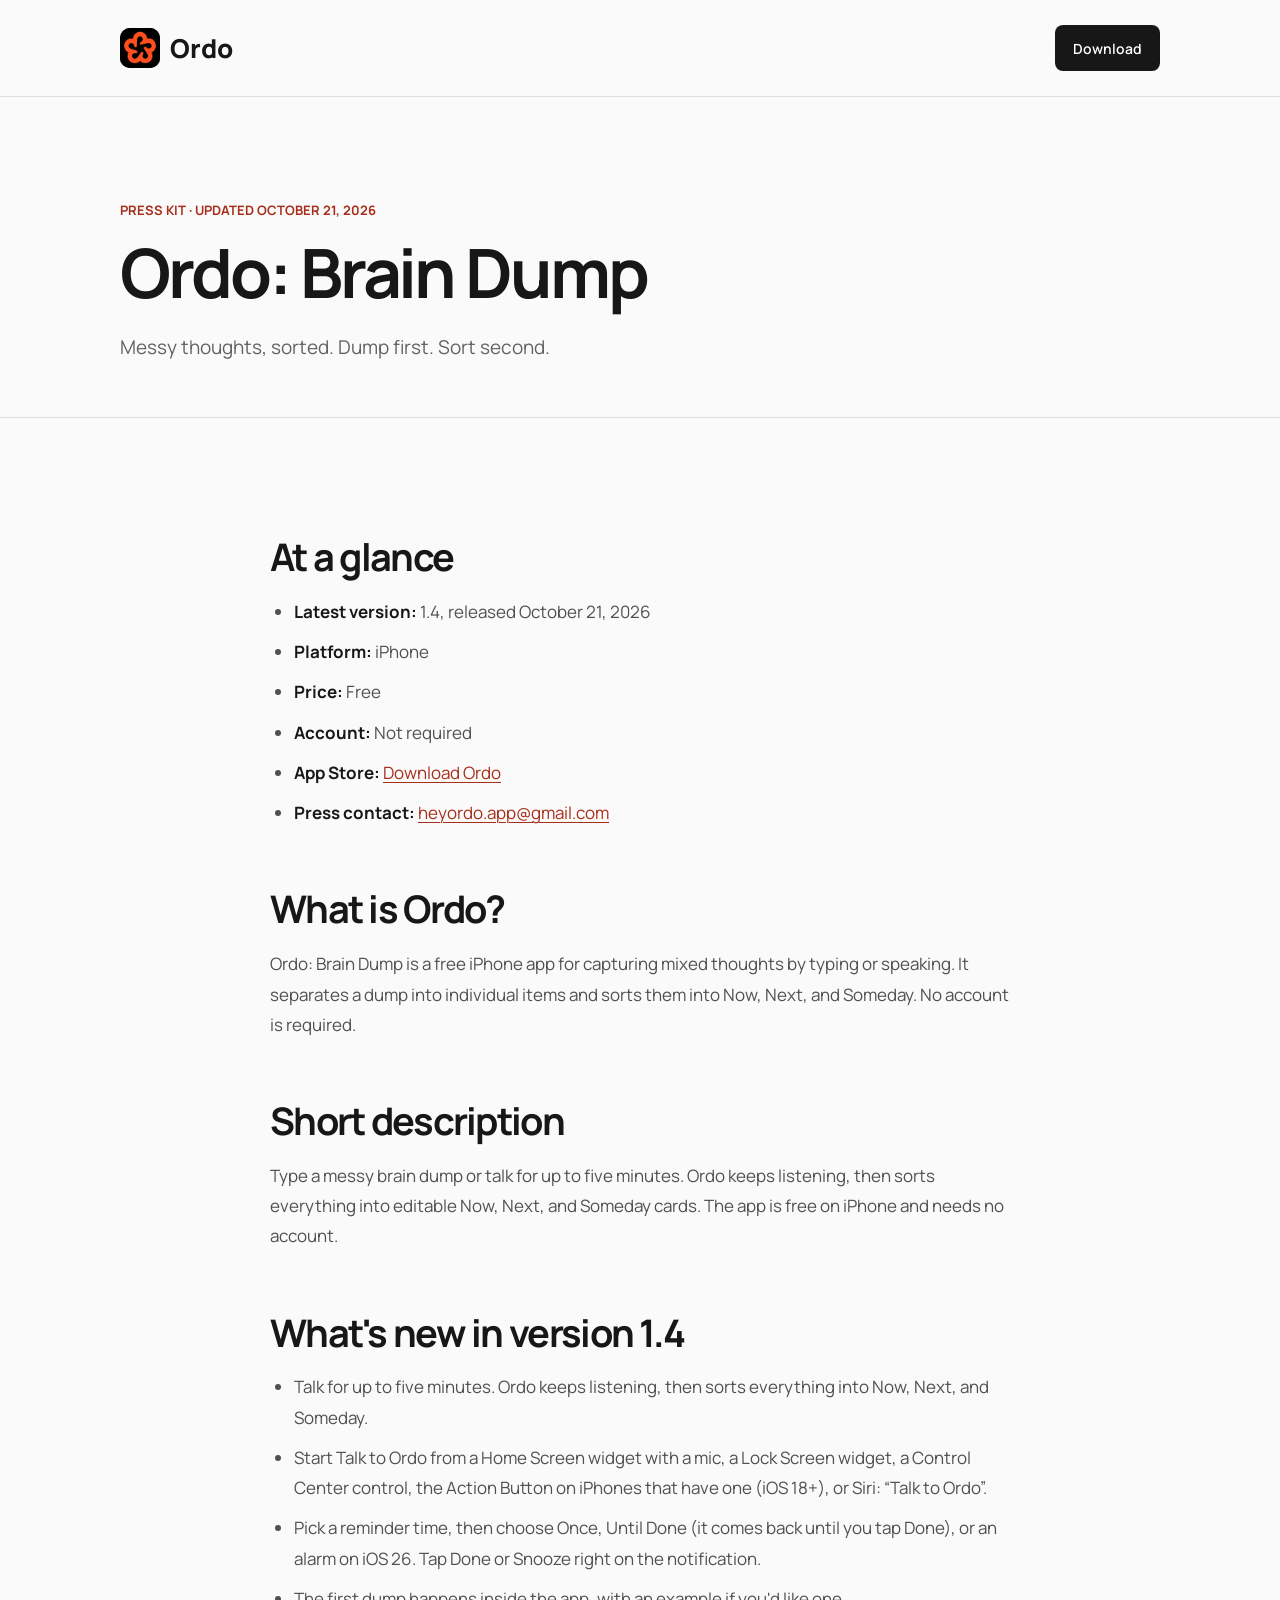
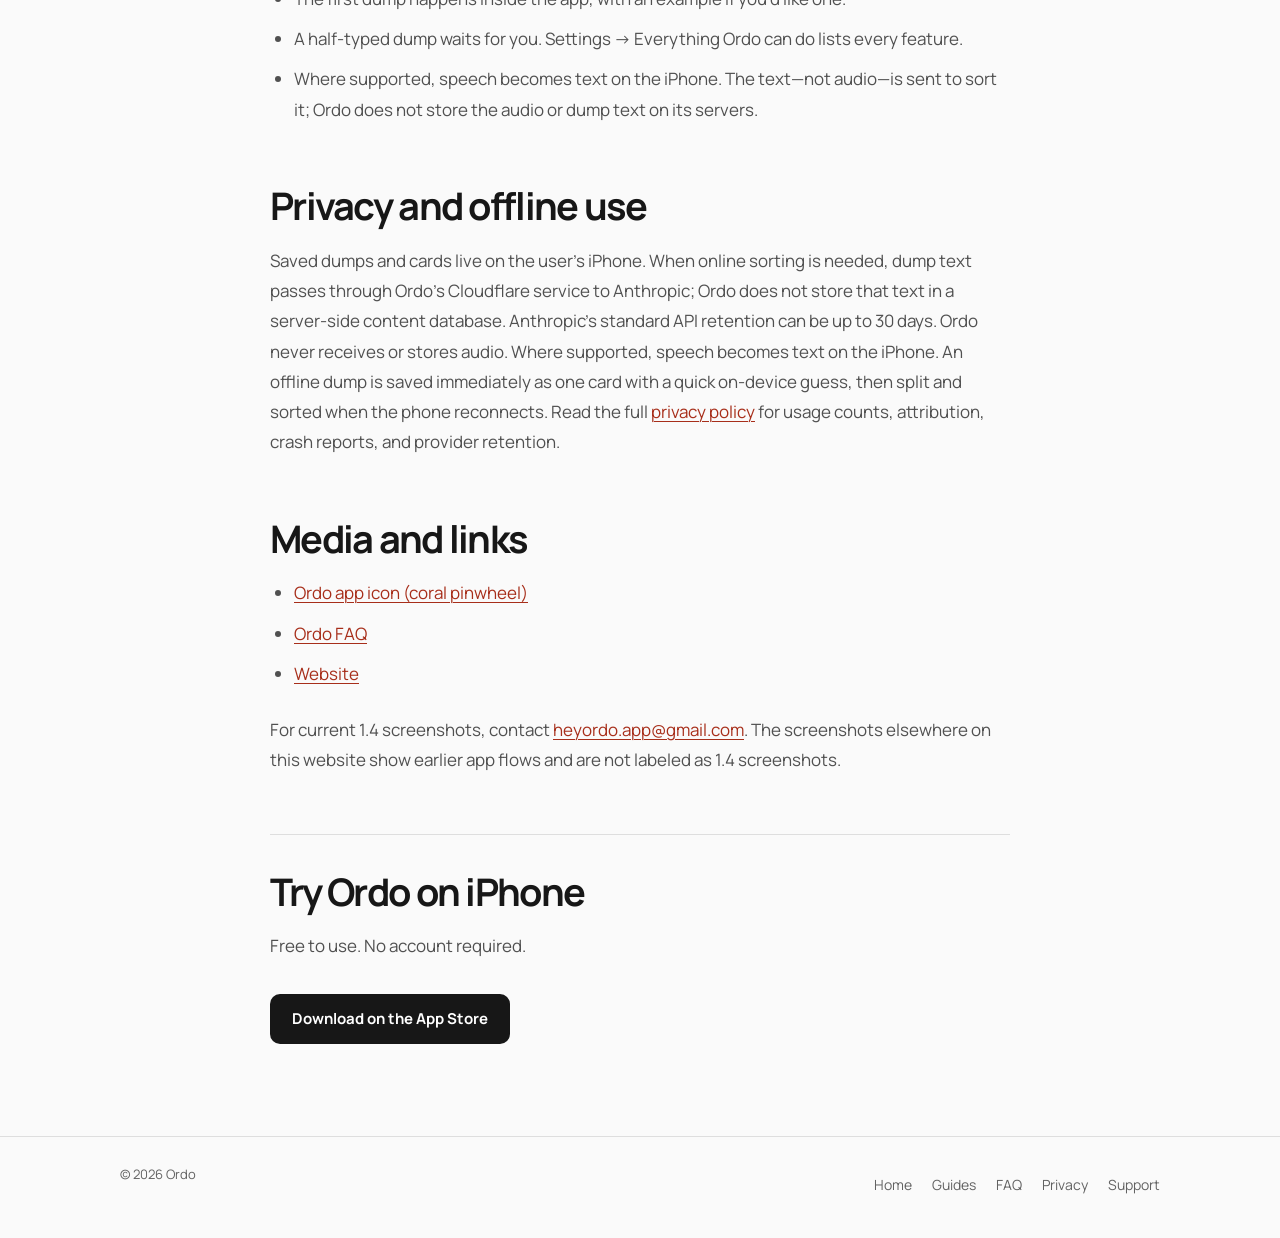
<file: press/index.html>
<!DOCTYPE html>
<html lang="en">
<head>
  <meta charset="UTF-8">
  <meta name="viewport" content="width=device-width, initial-scale=1, viewport-fit=cover">
  <meta name="theme-color" content="#f8f3f0">
  <meta name="color-scheme" content="light">
  <meta name="robots" content="index, follow">
  <title>Ordo: Brain Dump Press Kit</title>
  <meta name="description" content="Facts, descriptions, and media links for Ordo: Brain Dump, a free iPhone app. Latest version: 1.4.">
  <link rel="canonical" href="https://heyordo.app/press/">
  <link rel="icon" type="image/png" sizes="96x96" href="/favicon-ordo.png">
  <link rel="icon" type="image/png" sizes="32x32" href="/favicon-ordo-32.png">
  <link rel="shortcut icon" href="/favicon.ico">
  <link rel="apple-touch-icon" sizes="180x180" href="/apple-touch-icon-ordo.png">
  <link rel="manifest" href="/site.webmanifest">
  <link rel="preconnect" href="https://fonts.googleapis.com">
  <link rel="preconnect" href="https://fonts.gstatic.com" crossorigin>
  <link href="https://fonts.googleapis.com/css2?family=Manrope:wght@400;500;600;700;800&amp;display=swap" rel="stylesheet">
  <link rel="stylesheet" href="/articles/articles.css">
  <meta property="og:title" content="Ordo: Brain Dump Press Kit">
  <meta property="og:description" content="Messy thoughts, sorted. Facts and media for Ordo 1.4 on iPhone.">
  <meta property="og:type" content="website">
  <meta property="og:url" content="https://heyordo.app/press/">
  <meta property="og:image" content="https://heyordo.app/social-preview.png">
  <meta name="twitter:card" content="summary_large_image">
</head>
<body>
  <a class="skip-link" href="#main">Skip to content</a>
  <header>
    <div class="wrap nav">
      <a class="brand" href="/" aria-label="Ordo home"><span class="brand-icon"><img src="/logo-original.png" alt="" width="40" height="40"></span><span>Ordo</span></a>
      <a class="nav-link" href="https://apps.apple.com/app/apple-store/id6797331101?pt=129255277&amp;ct=Website&amp;mt=8">Download</a>
    </div>
  </header>

  <main id="main" tabindex="-1">
    <section class="article-hero">
      <div class="wrap">
        <p class="eyebrow">Press kit · Updated October 21, 2026</p>
        <h1>Ordo: Brain Dump</h1>
        <p class="article-deck">Messy thoughts, sorted. Dump first. Sort second.</p>
      </div>
    </section>

    <article class="article-body">
      <h2>At a glance</h2>
      <ul>
        <li><strong>Latest version:</strong> 1.4, released October 21, 2026</li>
        <li><strong>Platform:</strong> iPhone</li>
        <li><strong>Price:</strong> Free</li>
        <li><strong>Account:</strong> Not required</li>
        <li><strong>App Store:</strong> <a href="https://apps.apple.com/app/apple-store/id6797331101?pt=129255277&amp;ct=Website&amp;mt=8">Download Ordo</a></li>
        <li><strong>Press contact:</strong> <a href="mailto:heyordo.app@gmail.com">heyordo.app@gmail.com</a></li>
      </ul>

      <h2>What is Ordo?</h2>
      <p>Ordo: Brain Dump is a free iPhone app for capturing mixed thoughts by typing or speaking. It separates a dump into individual items and sorts them into Now, Next, and Someday. No account is required.</p>

      <h2>Short description</h2>
      <p>Type a messy brain dump or talk for up to five minutes. Ordo keeps listening, then sorts everything into editable Now, Next, and Someday cards. The app is free on iPhone and needs no account.</p>

      <h2>What's new in version 1.4</h2>
      <ul>
        <li>Talk for up to five minutes. Ordo keeps listening, then sorts everything into Now, Next, and Someday.</li>
        <li>Start Talk to Ordo from a Home Screen widget with a mic, a Lock Screen widget, a Control Center control, the Action Button on iPhones that have one (iOS 18+), or Siri: “Talk to Ordo”.</li>
        <li>Pick a reminder time, then choose Once, Until Done (it comes back until you tap Done), or an alarm on iOS 26. Tap Done or Snooze right on the notification.</li>
        <li>The first dump happens inside the app, with an example if you'd like one.</li>
        <li>A half-typed dump waits for you. Settings → Everything Ordo can do lists every feature.</li>
        <li>Where supported, speech becomes text on the iPhone. The text—not audio—is sent to sort it; Ordo does not store the audio or dump text on its servers.</li>
      </ul>

      <h2>Privacy and offline use</h2>
      <p>Saved dumps and cards live on the user's iPhone. When online sorting is needed, dump text passes through Ordo's Cloudflare service to Anthropic; Ordo does not store that text in a server-side content database. Anthropic's standard API retention can be up to 30 days. Ordo never receives or stores audio. Where supported, speech becomes text on the iPhone. An offline dump is saved immediately as one card with a quick on-device guess, then split and sorted when the phone reconnects. Read the full <a href="/privacy/">privacy policy</a> for usage counts, attribution, crash reports, and provider retention.</p>

      <h2>Media and links</h2>
      <ul>
        <li><a href="/logo-original.png">Ordo app icon (coral pinwheel)</a></li>
        <li><a href="/faq/">Ordo FAQ</a></li>
        <li><a href="/">Website</a></li>
      </ul>
      <p>For current 1.4 screenshots, contact <a href="mailto:heyordo.app@gmail.com">heyordo.app@gmail.com</a>. The screenshots elsewhere on this website show earlier app flows and are not labeled as 1.4 screenshots.</p>

      <section class="article-cta">
        <h2>Try Ordo on iPhone</h2>
        <p>Free to use. No account required.</p>
        <a class="app-store-cta" href="https://apps.apple.com/app/apple-store/id6797331101?pt=129255277&amp;ct=Website&amp;mt=8">Download on the App Store</a>
      </section>
    </article>
  </main>

  <footer>
    <div class="wrap footer-inner">
      <span>© 2026 Ordo</span>
      <nav class="footer-links" aria-label="Footer links">
        <a href="/">Home</a>
        <a href="/articles/">Guides</a>
        <a href="/faq/">FAQ</a>
        <a href="/privacy/">Privacy</a>
        <a href="/support/">Support</a>
      </nav>
    </div>
  </footer>
<!-- Cloudflare Web Analytics -->
<script type='module' src='https://static.cloudflareinsights.com/beacon.min.js' data-cf-beacon='{"token": "1800c1b89d7c4f4d8214115383064fd0"}'></script>
<!-- End Cloudflare Web Analytics -->
</body>
</html>
</file>
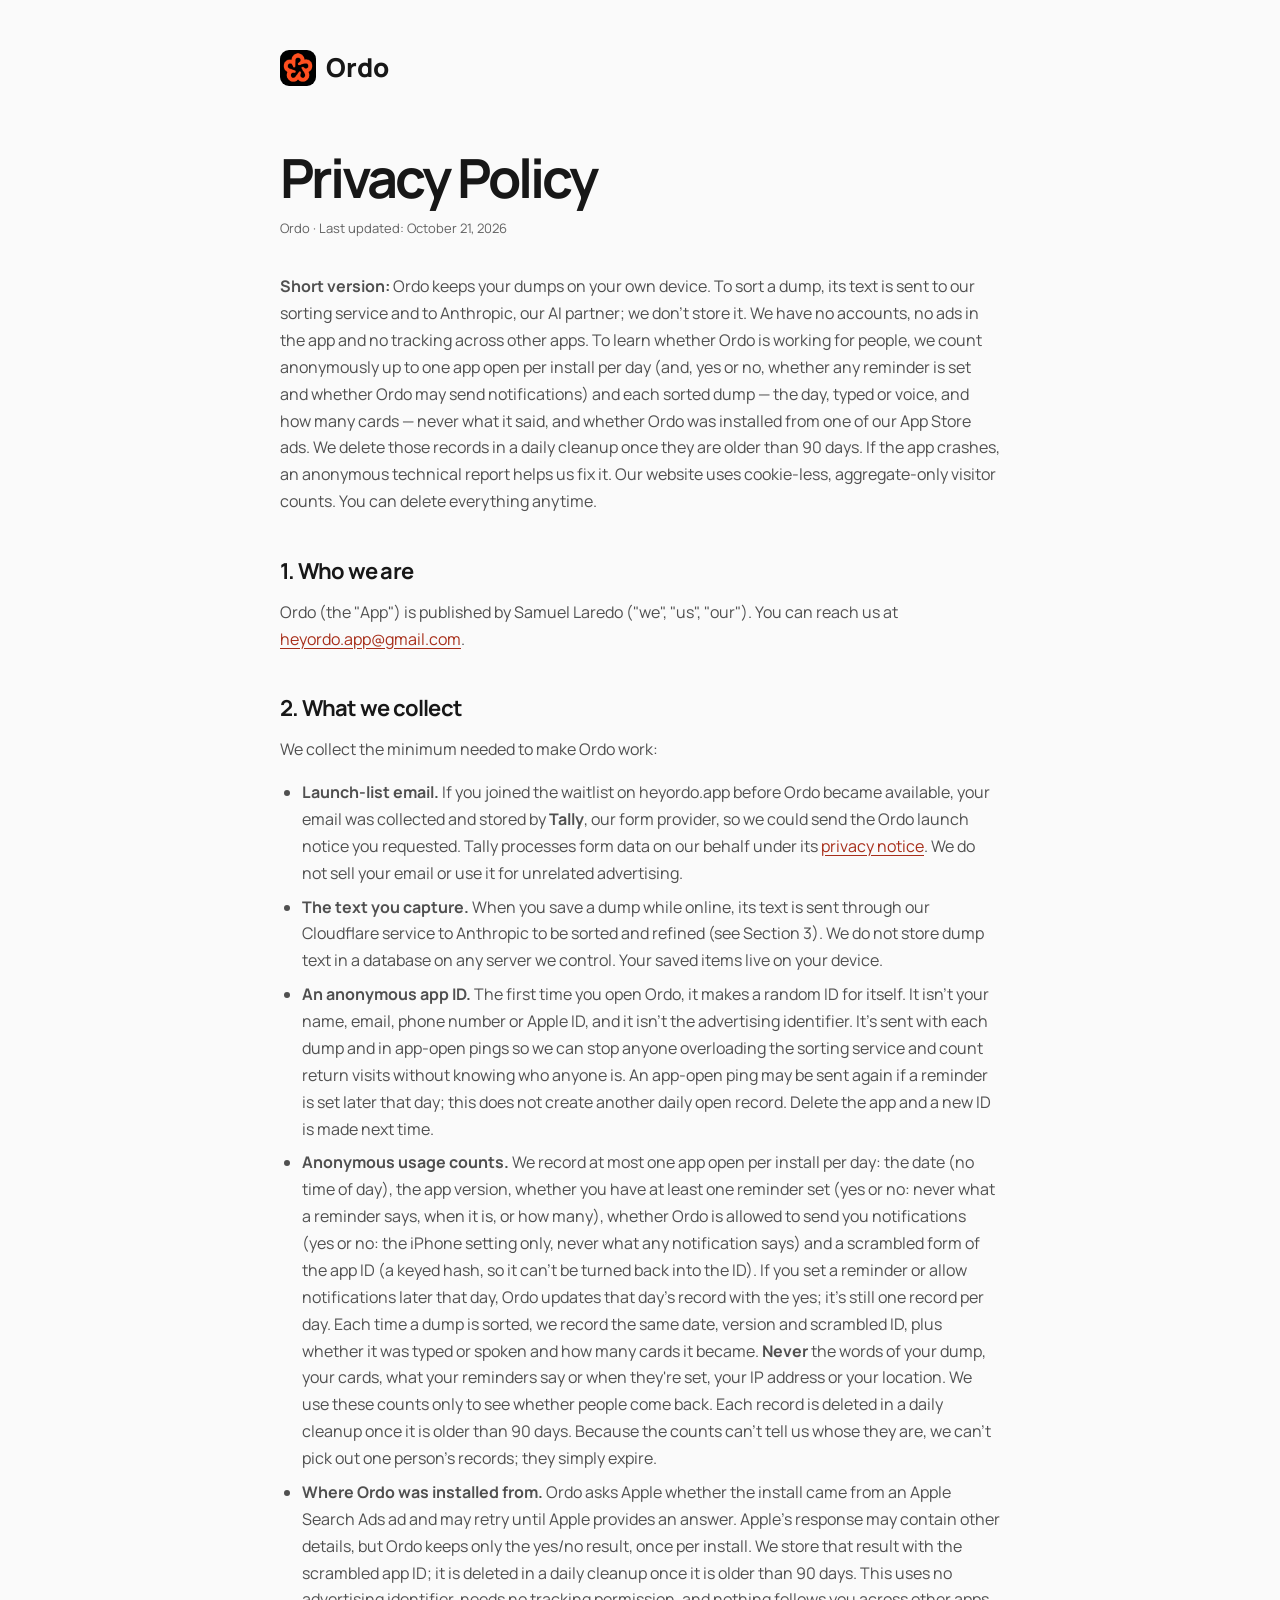
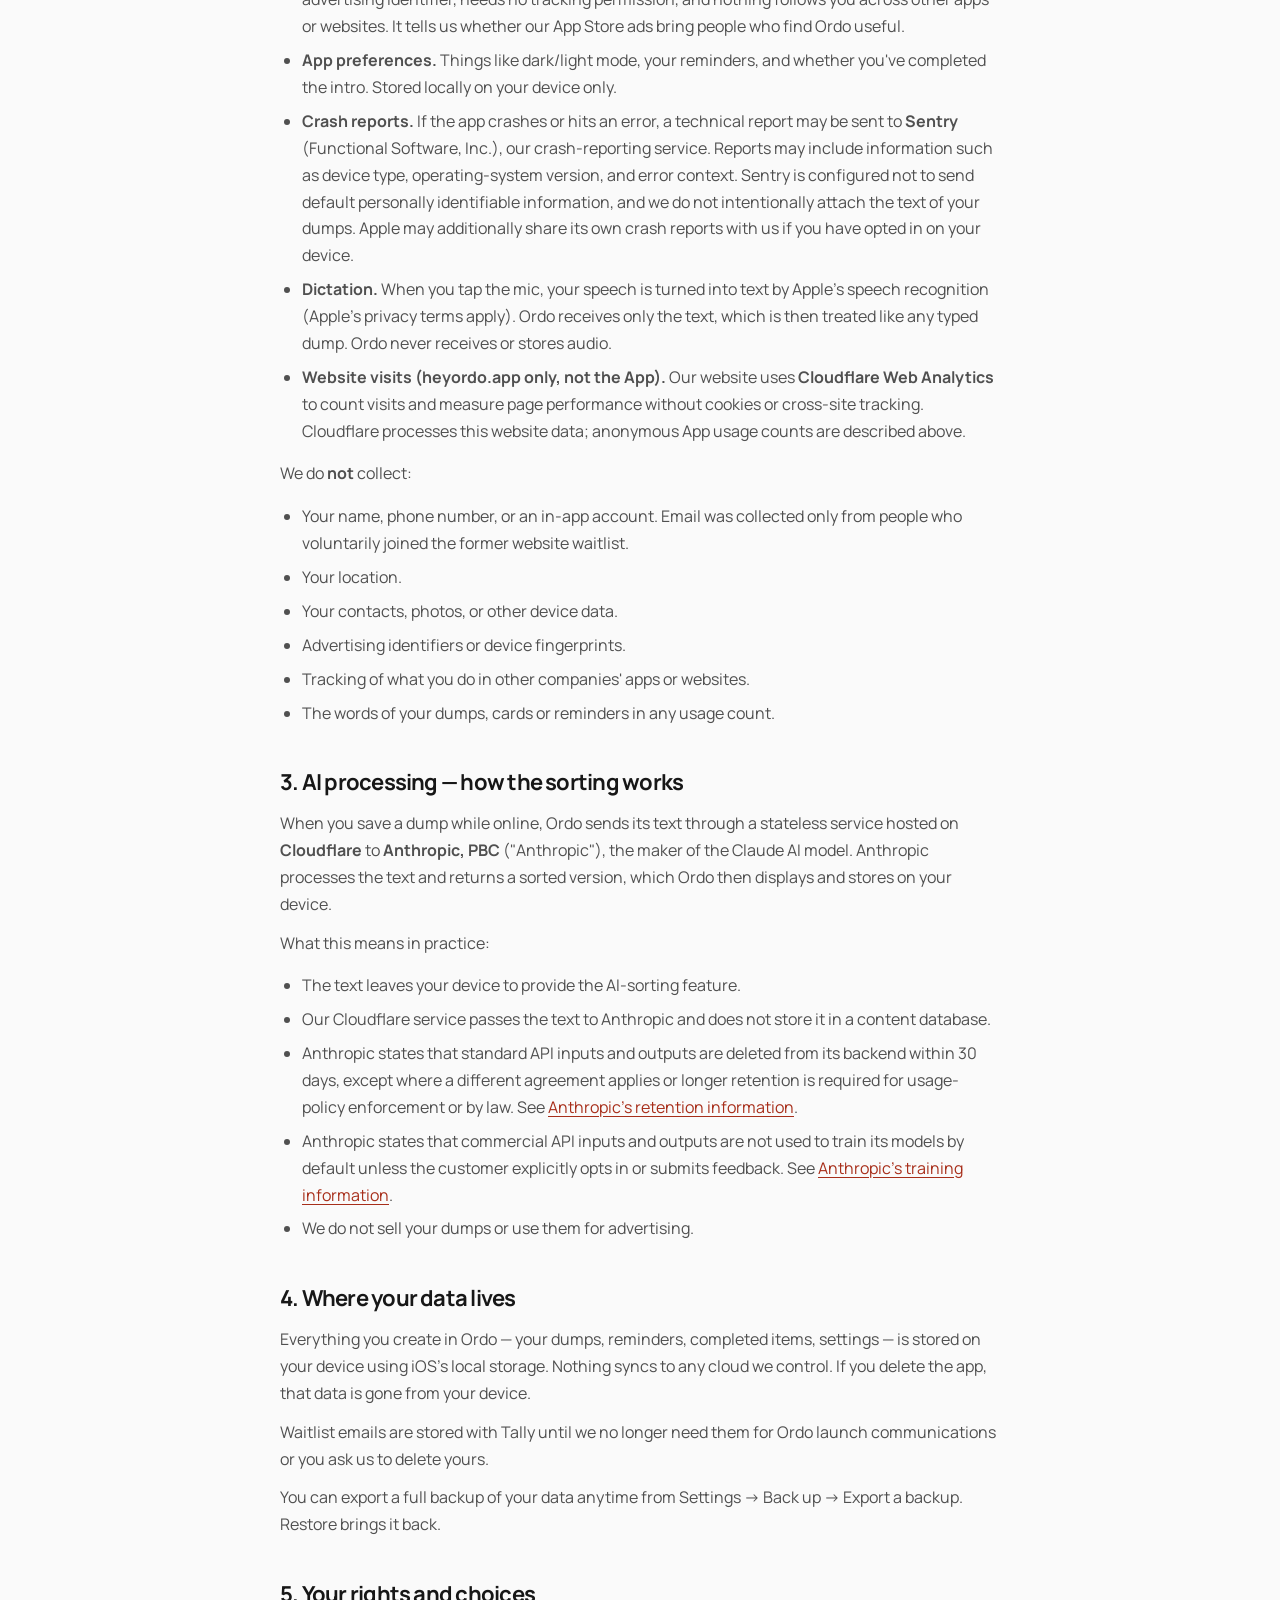
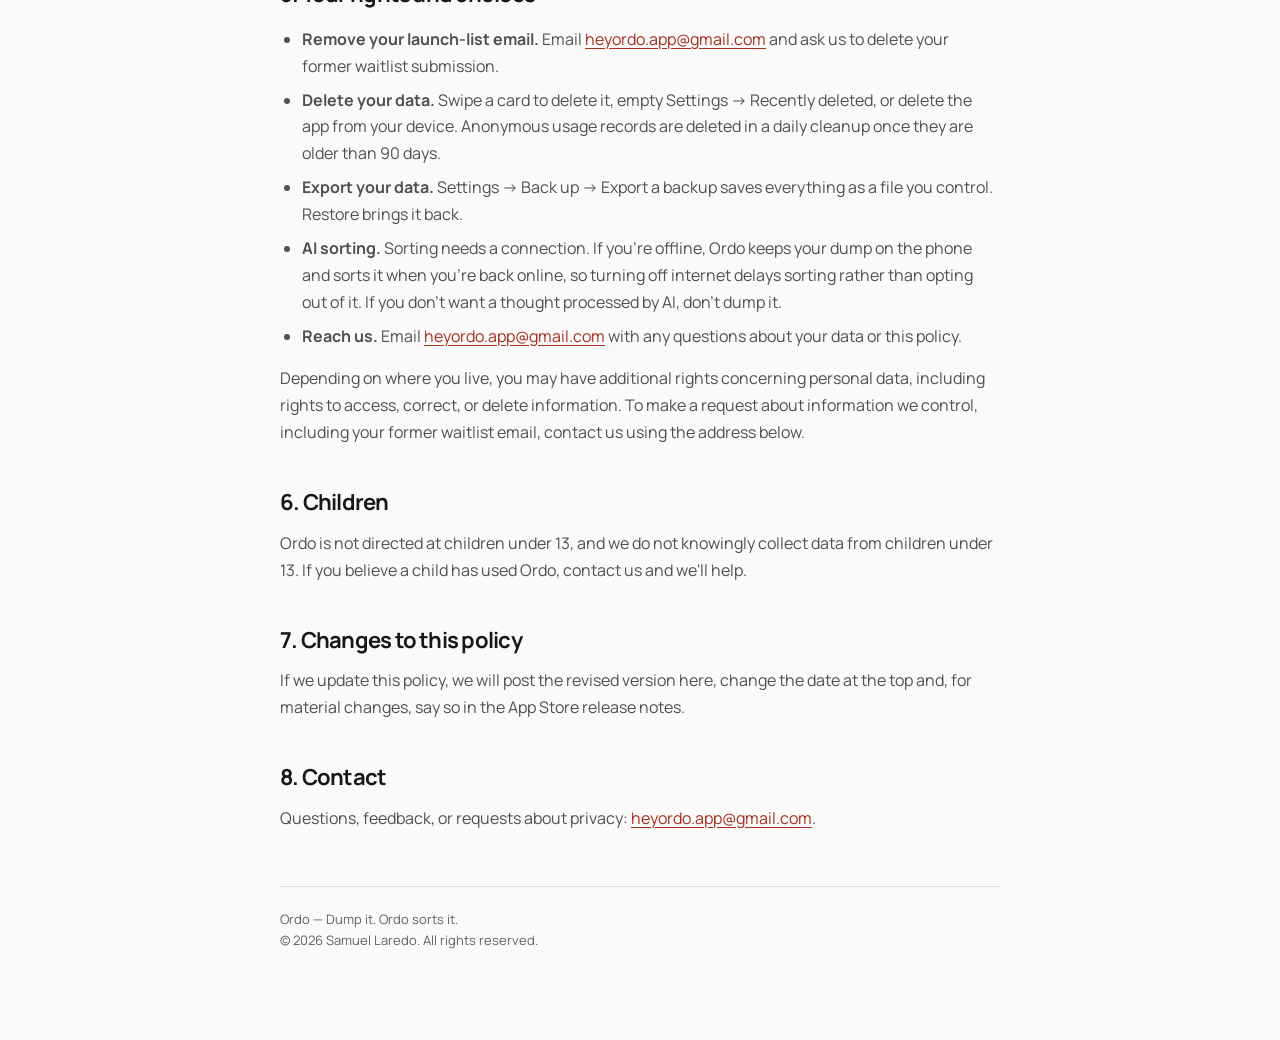
<file: privacy/index.html>
<!DOCTYPE html>
<html lang="en">
<head>
<meta charset="UTF-8">
<meta name="viewport" content="width=device-width, initial-scale=1.0">
<meta name="theme-color" content="#f8f3f0">
<meta name="color-scheme" content="light">
<title>Ordo — Privacy Policy</title>
<meta name="description" content="Privacy information for the Ordo app and website.">
<link rel="icon" type="image/png" sizes="96x96" href="/favicon-ordo.png">
<link rel="icon" type="image/png" sizes="32x32" href="/favicon-ordo-32.png">
<link rel="shortcut icon" href="/favicon.ico">
<link rel="apple-touch-icon" sizes="180x180" href="/apple-touch-icon-ordo.png">
<link rel="manifest" href="/site.webmanifest">
<link rel="preconnect" href="https://fonts.googleapis.com">
<link rel="preconnect" href="https://fonts.gstatic.com" crossorigin>
<link href="https://fonts.googleapis.com/css2?family=Manrope:wght@400;500;600;700;800&amp;display=swap" rel="stylesheet">
<link rel="stylesheet" href="../legal.css">
</head>
<body>
<main>
<a class="site-link" href="/">Ordo</a>

<h1>Privacy Policy</h1>
<p class="meta">Ordo · Last updated: October 21, 2026</p>

<p><strong>Short version:</strong> Ordo keeps your dumps on your own device. To sort a dump, its text is sent to our sorting service and to Anthropic, our AI partner; we don't store it. We have no accounts, no ads in the app and no tracking across other apps. To learn whether Ordo is working for people, we count anonymously up to one app open per install per day (and, yes or no, whether any reminder is set and whether Ordo may send notifications) and each sorted dump — the day, typed or voice, and how many cards — never what it said, and whether Ordo was installed from one of our App Store ads. We delete those records in a daily cleanup once they are older than 90 days. If the app crashes, an anonymous technical report helps us fix it. Our website uses cookie-less, aggregate-only visitor counts. You can delete everything anytime.</p>

<h2>1. Who we are</h2>
<p>Ordo (the "App") is published by Samuel Laredo ("we", "us", "our"). You can reach us at <a href="mailto:heyordo.app@gmail.com">heyordo.app@gmail.com</a>.</p>

<h2>2. What we collect</h2>
<p>We collect the minimum needed to make Ordo work:</p>
<ul>
  <li><strong>Launch-list email.</strong> If you joined the waitlist on heyordo.app before Ordo became available, your email was collected and stored by <strong>Tally</strong>, our form provider, so we could send the Ordo launch notice you requested. Tally processes form data on our behalf under its <a href="https://tally.so/help/privacy-policy">privacy notice</a>. We do not sell your email or use it for unrelated advertising.</li>
  <li><strong>The text you capture.</strong> When you save a dump while online, its text is sent through our Cloudflare service to Anthropic to be sorted and refined (see Section 3). We do not store dump text in a database on any server we control. Your saved items live on your device.</li>
  <li><strong>An anonymous app ID.</strong> The first time you open Ordo, it makes a random ID for itself. It isn't your name, email, phone number or Apple ID, and it isn't the advertising identifier. It's sent with each dump and in app-open pings so we can stop anyone overloading the sorting service and count return visits without knowing who anyone is. An app-open ping may be sent again if a reminder is set later that day; this does not create another daily open record. Delete the app and a new ID is made next time.</li>
  <li><strong>Anonymous usage counts.</strong> We record at most one app open per install per day: the date (no time of day), the app version, whether you have at least one reminder set (yes or no: never what a reminder says, when it is, or how many), whether Ordo is allowed to send you notifications (yes or no: the iPhone setting only, never what any notification says) and a scrambled form of the app ID (a keyed hash, so it can't be turned back into the ID). If you set a reminder or allow notifications later that day, Ordo updates that day's record with the yes; it's still one record per day. Each time a dump is sorted, we record the same date, version and scrambled ID, plus whether it was typed or spoken and how many cards it became. <strong>Never</strong> the words of your dump, your cards, what your reminders say or when they're set, your IP address or your location. We use these counts only to see whether people come back. Each record is deleted in a daily cleanup once it is older than 90 days. Because the counts can't tell us whose they are, we can't pick out one person's records; they simply expire.</li>
  <li><strong>Where Ordo was installed from.</strong> Ordo asks Apple whether the install came from an Apple Search Ads ad and may retry until Apple provides an answer. Apple's response may contain other details, but Ordo keeps only the yes/no result, once per install. We store that result with the scrambled app ID; it is deleted in a daily cleanup once it is older than 90 days. This uses no advertising identifier, needs no tracking permission, and nothing follows you across other apps or websites. It tells us whether our App Store ads bring people who find Ordo useful.</li>
  <li><strong>App preferences.</strong> Things like dark/light mode, your reminders, and whether you've completed the intro. Stored locally on your device only.</li>
  <li><strong>Crash reports.</strong> If the app crashes or hits an error, a technical report may be sent to <strong>Sentry</strong> (Functional Software, Inc.), our crash-reporting service. Reports may include information such as device type, operating-system version, and error context. Sentry is configured not to send default personally identifiable information, and we do not intentionally attach the text of your dumps. Apple may additionally share its own crash reports with us if you have opted in on your device.</li>
  <li><strong>Dictation.</strong> When you tap the mic, your speech is turned into text by Apple's speech recognition (Apple's privacy terms apply). Ordo receives only the text, which is then treated like any typed dump. Ordo never receives or stores audio.</li>
  <li><strong>Website visits (heyordo.app only, not the App).</strong> Our website uses <strong>Cloudflare Web Analytics</strong> to count visits and measure page performance without cookies or cross-site tracking. Cloudflare processes this website data; anonymous App usage counts are described above.</li>
</ul>

<p>We do <strong>not</strong> collect:</p>
<ul>
  <li>Your name, phone number, or an in-app account. Email was collected only from people who voluntarily joined the former website waitlist.</li>
  <li>Your location.</li>
  <li>Your contacts, photos, or other device data.</li>
  <li>Advertising identifiers or device fingerprints.</li>
  <li>Tracking of what you do in other companies' apps or websites.</li>
  <li>The words of your dumps, cards or reminders in any usage count.</li>
</ul>

<h2>3. AI processing — how the sorting works</h2>
<p>When you save a dump while online, Ordo sends its text through a stateless service hosted on <strong>Cloudflare</strong> to <strong>Anthropic, PBC</strong> ("Anthropic"), the maker of the Claude AI model. Anthropic processes the text and returns a sorted version, which Ordo then displays and stores on your device.</p>

<p>What this means in practice:</p>
<ul>
  <li>The text leaves your device to provide the AI-sorting feature.</li>
  <li>Our Cloudflare service passes the text to Anthropic and does not store it in a content database.</li>
  <li>Anthropic states that standard API inputs and outputs are deleted from its backend within 30 days, except where a different agreement applies or longer retention is required for usage-policy enforcement or by law. See <a href="https://privacy.anthropic.com/en/articles/7996866-how-long-do-you-store-my-organization-s-data">Anthropic's retention information</a>.</li>
  <li>Anthropic states that commercial API inputs and outputs are not used to train its models by default unless the customer explicitly opts in or submits feedback. See <a href="https://privacy.anthropic.com/en/articles/7996868-is-my-data-used-for-model-training">Anthropic's training information</a>.</li>
  <li>We do not sell your dumps or use them for advertising.</li>
</ul>

<h2>4. Where your data lives</h2>
<p>Everything you create in Ordo — your dumps, reminders, completed items, settings — is stored on your device using iOS's local storage. Nothing syncs to any cloud we control. If you delete the app, that data is gone from your device.</p>

<p>Waitlist emails are stored with Tally until we no longer need them for Ordo launch communications or you ask us to delete yours.</p>

<p>You can export a full backup of your data anytime from Settings → Back up → Export a backup. Restore brings it back.</p>

<h2>5. Your rights and choices</h2>
<ul>
  <li><strong>Remove your launch-list email.</strong> Email <a href="mailto:heyordo.app@gmail.com">heyordo.app@gmail.com</a> and ask us to delete your former waitlist submission.</li>
  <li><strong>Delete your data.</strong> Swipe a card to delete it, empty Settings → Recently deleted, or delete the app from your device. Anonymous usage records are deleted in a daily cleanup once they are older than 90 days.</li>
  <li><strong>Export your data.</strong> Settings → Back up → Export a backup saves everything as a file you control. Restore brings it back.</li>
  <li><strong>AI sorting.</strong> Sorting needs a connection. If you're offline, Ordo keeps your dump on the phone and sorts it when you're back online, so turning off internet delays sorting rather than opting out of it. If you don't want a thought processed by AI, don't dump it.</li>
  <li><strong>Reach us.</strong> Email <a href="mailto:heyordo.app@gmail.com">heyordo.app@gmail.com</a> with any questions about your data or this policy.</li>
</ul>

<p>Depending on where you live, you may have additional rights concerning personal data, including rights to access, correct, or delete information. To make a request about information we control, including your former waitlist email, contact us using the address below.</p>

<h2>6. Children</h2>
<p>Ordo is not directed at children under 13, and we do not knowingly collect data from children under 13. If you believe a child has used Ordo, contact us and we'll help.</p>

<h2>7. Changes to this policy</h2>
<p>If we update this policy, we will post the revised version here, change the date at the top and, for material changes, say so in the App Store release notes.</p>

<h2>8. Contact</h2>
<p>Questions, feedback, or requests about privacy: <a href="mailto:heyordo.app@gmail.com">heyordo.app@gmail.com</a>.</p>

<div class="footer">
Ordo — Dump it. Ordo sorts it.<br>
© 2026 Samuel Laredo. All rights reserved.
</div>

</main>
<!-- Cloudflare Web Analytics -->
<script type='module' src='https://static.cloudflareinsights.com/beacon.min.js' data-cf-beacon='{"token": "1800c1b89d7c4f4d8214115383064fd0"}'></script>
<!-- End Cloudflare Web Analytics -->
</body>
</html>
</file>
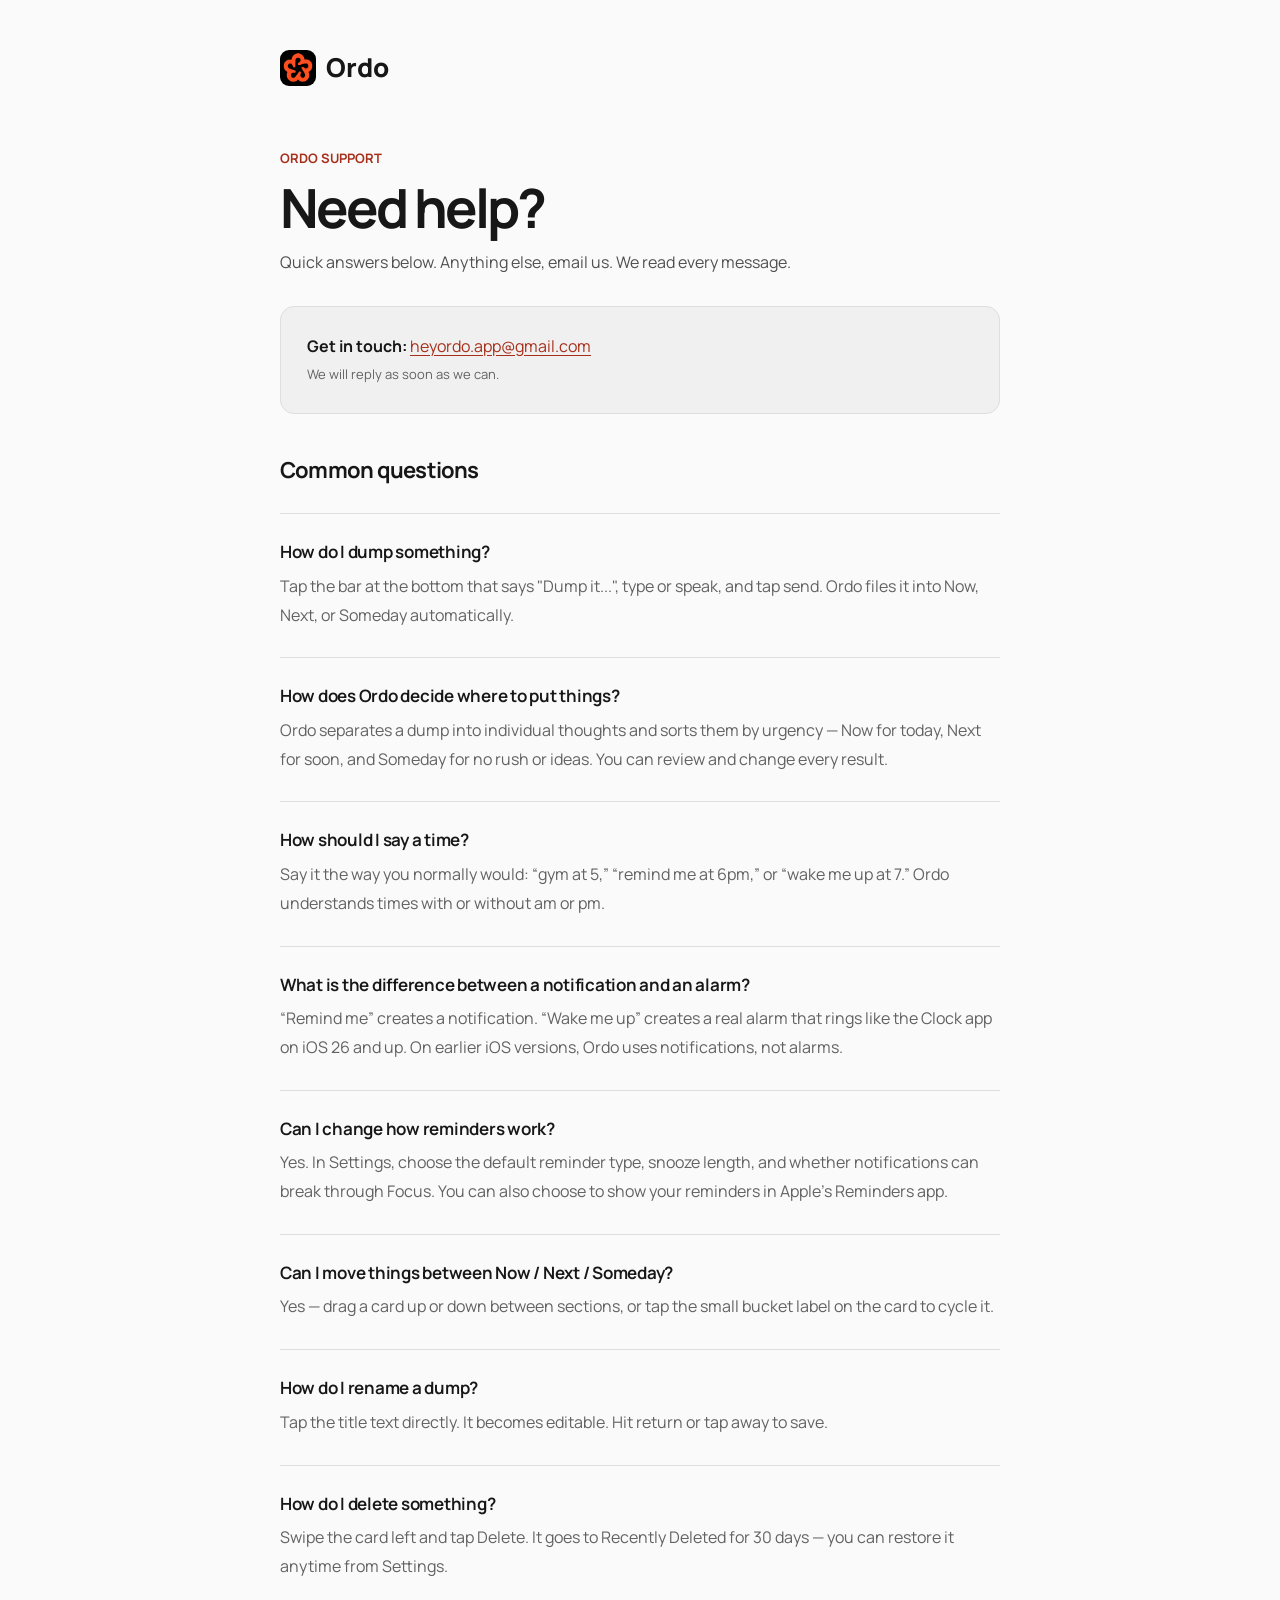
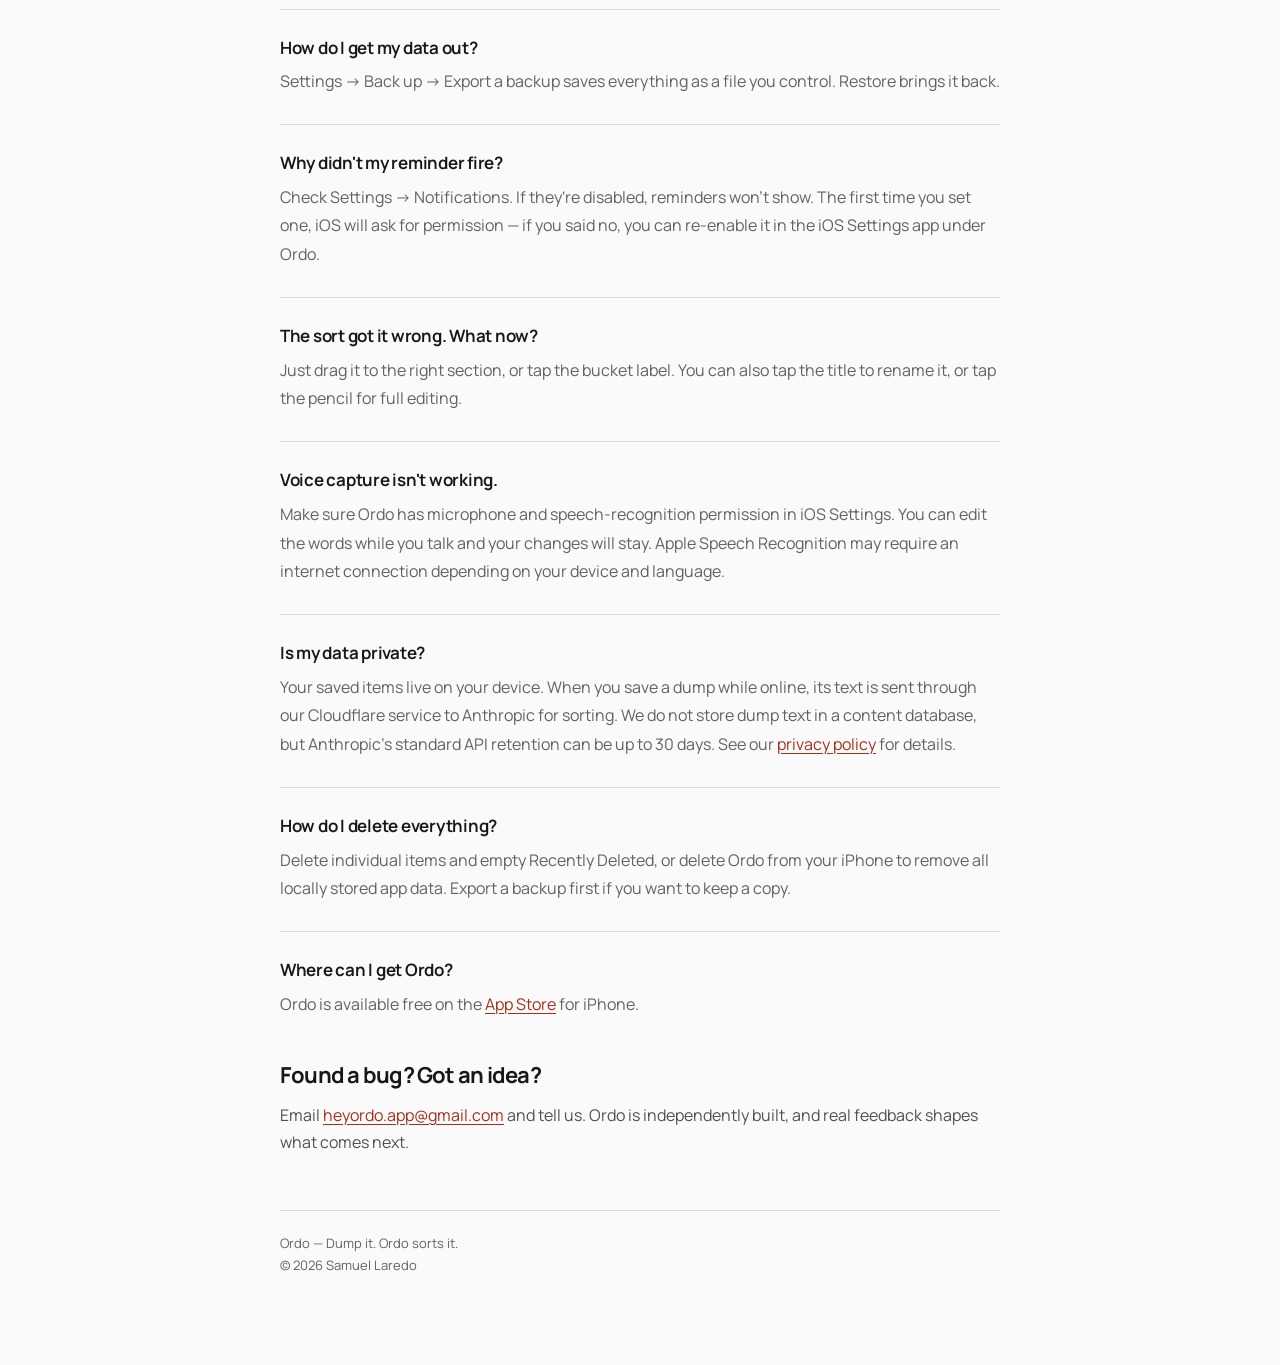
<file: support/index.html>
<!DOCTYPE html>
<html lang="en">
<head>
<meta charset="UTF-8">
<meta name="viewport" content="width=device-width, initial-scale=1.0">
<meta name="theme-color" content="#f8f3f0">
<meta name="color-scheme" content="light">
<title>Ordo — Help & Support</title>
<meta name="description" content="Help and support for Ordo.">
<link rel="icon" type="image/png" sizes="96x96" href="/favicon-ordo.png">
<link rel="icon" type="image/png" sizes="32x32" href="/favicon-ordo-32.png">
<link rel="shortcut icon" href="/favicon.ico">
<link rel="apple-touch-icon" sizes="180x180" href="/apple-touch-icon-ordo.png">
<link rel="manifest" href="/site.webmanifest">
<link rel="preconnect" href="https://fonts.googleapis.com">
<link rel="preconnect" href="https://fonts.gstatic.com" crossorigin>
<link href="https://fonts.googleapis.com/css2?family=Manrope:wght@400;500;600;700;800&amp;display=swap" rel="stylesheet">
<link rel="stylesheet" href="../legal.css">
</head>
<body>
<main>
<a class="site-link" href="/">Ordo</a>

<div class="tag">Ordo Support</div>
<h1>Need help?</h1>
<p>Quick answers below. Anything else, email us. We read every message.</p>

<div class="contact">
  <strong>Get in touch:</strong> <a href="mailto:heyordo.app@gmail.com">heyordo.app@gmail.com</a><br>
  <span class="meta">We will reply as soon as we can.</span>
</div>

<h2>Common questions</h2>

<div class="question">How do I dump something?</div>
<div class="answer">Tap the bar at the bottom that says "Dump it...", type or speak, and tap send. Ordo files it into Now, Next, or Someday automatically.</div>

<div class="question">How does Ordo decide where to put things?</div>
<div class="answer">Ordo separates a dump into individual thoughts and sorts them by urgency — Now for today, Next for soon, and Someday for no rush or ideas. You can review and change every result.</div>

<div class="question">How should I say a time?</div>
<div class="answer">Say it the way you normally would: “gym at 5,” “remind me at 6pm,” or “wake me up at 7.” Ordo understands times with or without am or pm.</div>

<div class="question">What is the difference between a notification and an alarm?</div>
<div class="answer">“Remind me” creates a notification. “Wake me up” creates a real alarm that rings like the Clock app on iOS 26 and up. On earlier iOS versions, Ordo uses notifications, not alarms.</div>

<div class="question">Can I change how reminders work?</div>
<div class="answer">Yes. In Settings, choose the default reminder type, snooze length, and whether notifications can break through Focus. You can also choose to show your reminders in Apple's Reminders app.</div>

<div class="question">Can I move things between Now / Next / Someday?</div>
<div class="answer">Yes — drag a card up or down between sections, or tap the small bucket label on the card to cycle it.</div>

<div class="question">How do I rename a dump?</div>
<div class="answer">Tap the title text directly. It becomes editable. Hit return or tap away to save.</div>

<div class="question">How do I delete something?</div>
<div class="answer">Swipe the card left and tap Delete. It goes to Recently Deleted for 30 days — you can restore it anytime from Settings.</div>

<div class="question">How do I get my data out?</div>
<div class="answer">Settings → Back up → Export a backup saves everything as a file you control. Restore brings it back.</div>

<div class="question">Why didn't my reminder fire?</div>
<div class="answer">Check Settings → Notifications. If they're disabled, reminders won't show. The first time you set one, iOS will ask for permission — if you said no, you can re-enable it in the iOS Settings app under Ordo.</div>

<div class="question">The sort got it wrong. What now?</div>
<div class="answer">Just drag it to the right section, or tap the bucket label. You can also tap the title to rename it, or tap the pencil for full editing.</div>

<div class="question">Voice capture isn't working.</div>
<div class="answer">Make sure Ordo has microphone and speech-recognition permission in iOS Settings. You can edit the words while you talk and your changes will stay. Apple Speech Recognition may require an internet connection depending on your device and language.</div>

<div class="question">Is my data private?</div>
<div class="answer">Your saved items live on your device. When you save a dump while online, its text is sent through our Cloudflare service to Anthropic for sorting. We do not store dump text in a content database, but Anthropic's standard API retention can be up to 30 days. See our <a href="/privacy/">privacy policy</a> for details.</div>

<div class="question">How do I delete everything?</div>
<div class="answer">Delete individual items and empty Recently Deleted, or delete Ordo from your iPhone to remove all locally stored app data. Export a backup first if you want to keep a copy.</div>

<div class="question">Where can I get Ordo?</div>
<div class="answer">Ordo is available free on the <a href="https://apps.apple.com/app/apple-store/id6797331101?pt=129255277&amp;ct=Website&amp;mt=8">App Store</a> for iPhone.</div>

<h2>Found a bug? Got an idea?</h2>
<p>Email <a href="mailto:heyordo.app@gmail.com">heyordo.app@gmail.com</a> and tell us. Ordo is independently built, and real feedback shapes what comes next.</p>

<div class="footer">
Ordo — Dump it. Ordo sorts it.<br>
© 2026 Samuel Laredo
</div>

</main>
<!-- Cloudflare Web Analytics -->
<script type='module' src='https://static.cloudflareinsights.com/beacon.min.js' data-cf-beacon='{"token": "1800c1b89d7c4f4d8214115383064fd0"}'></script>
<!-- End Cloudflare Web Analytics -->
</body>
</html>
</file>
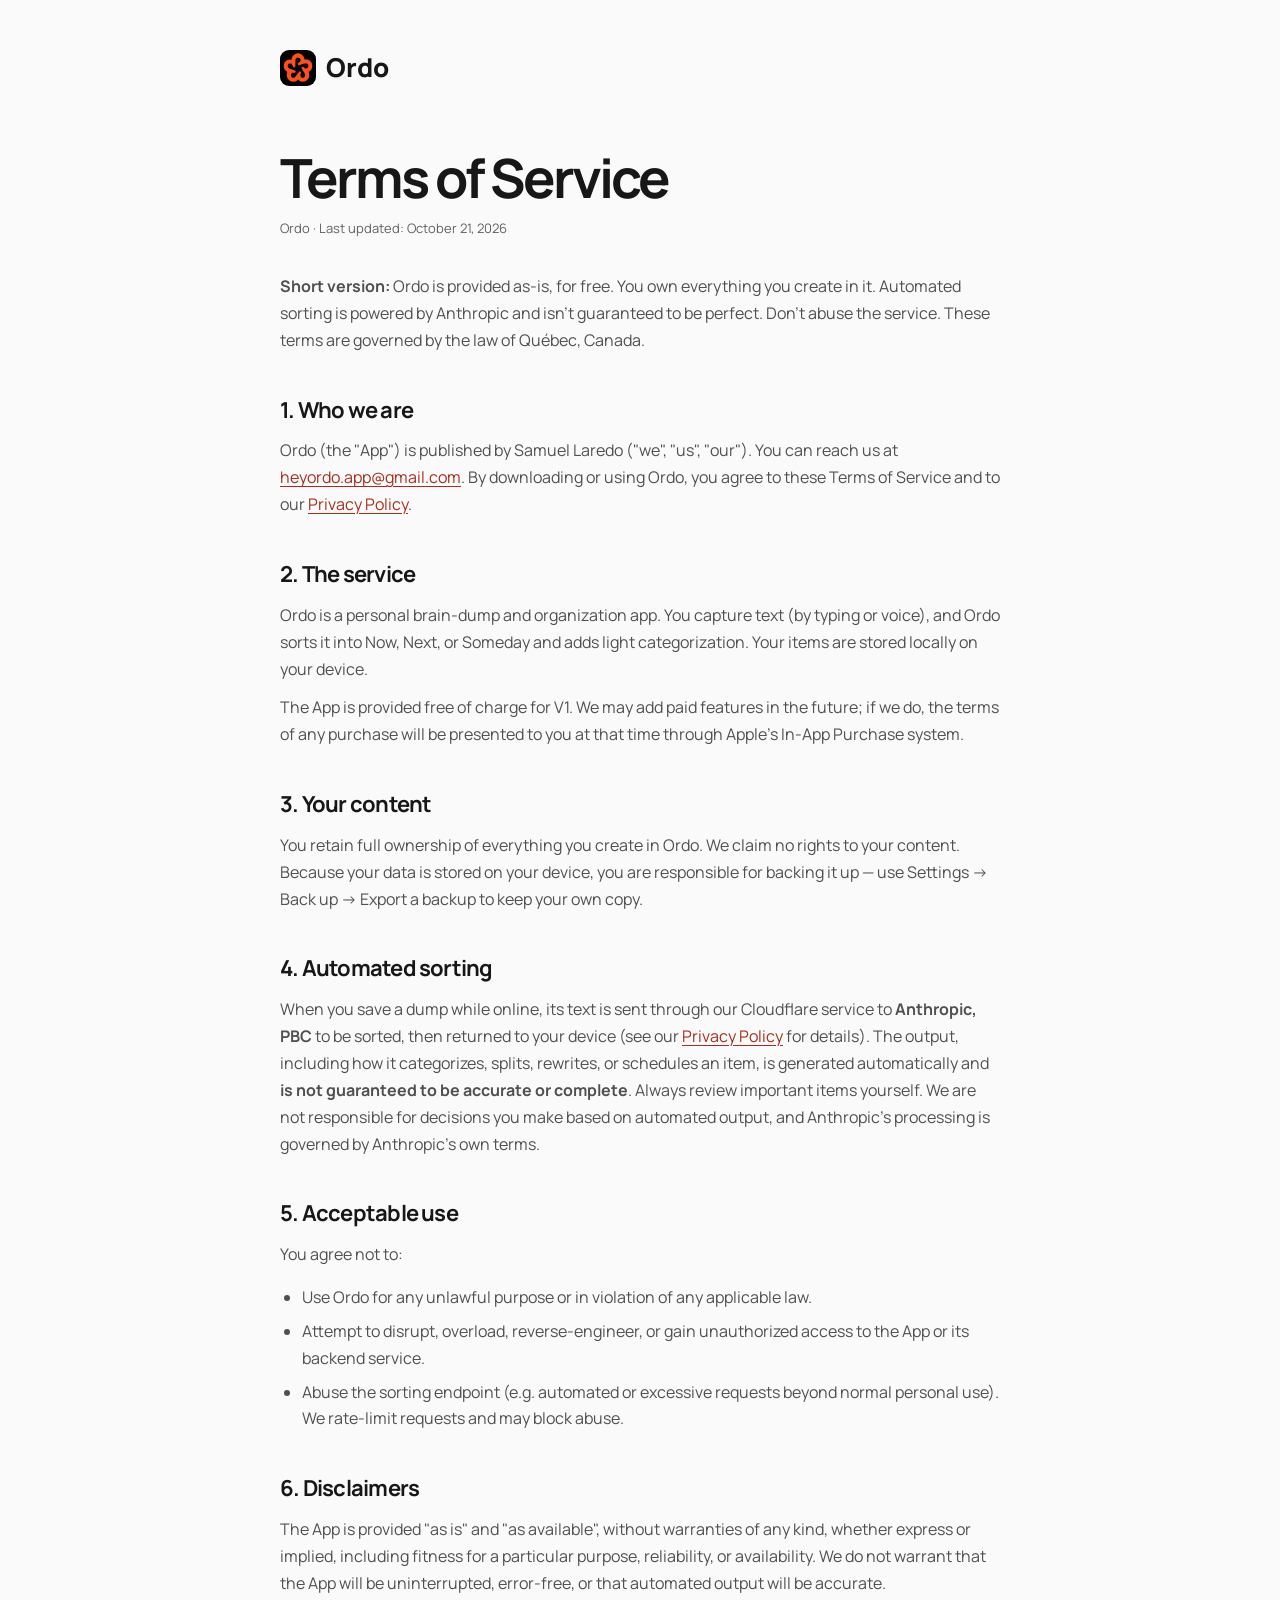
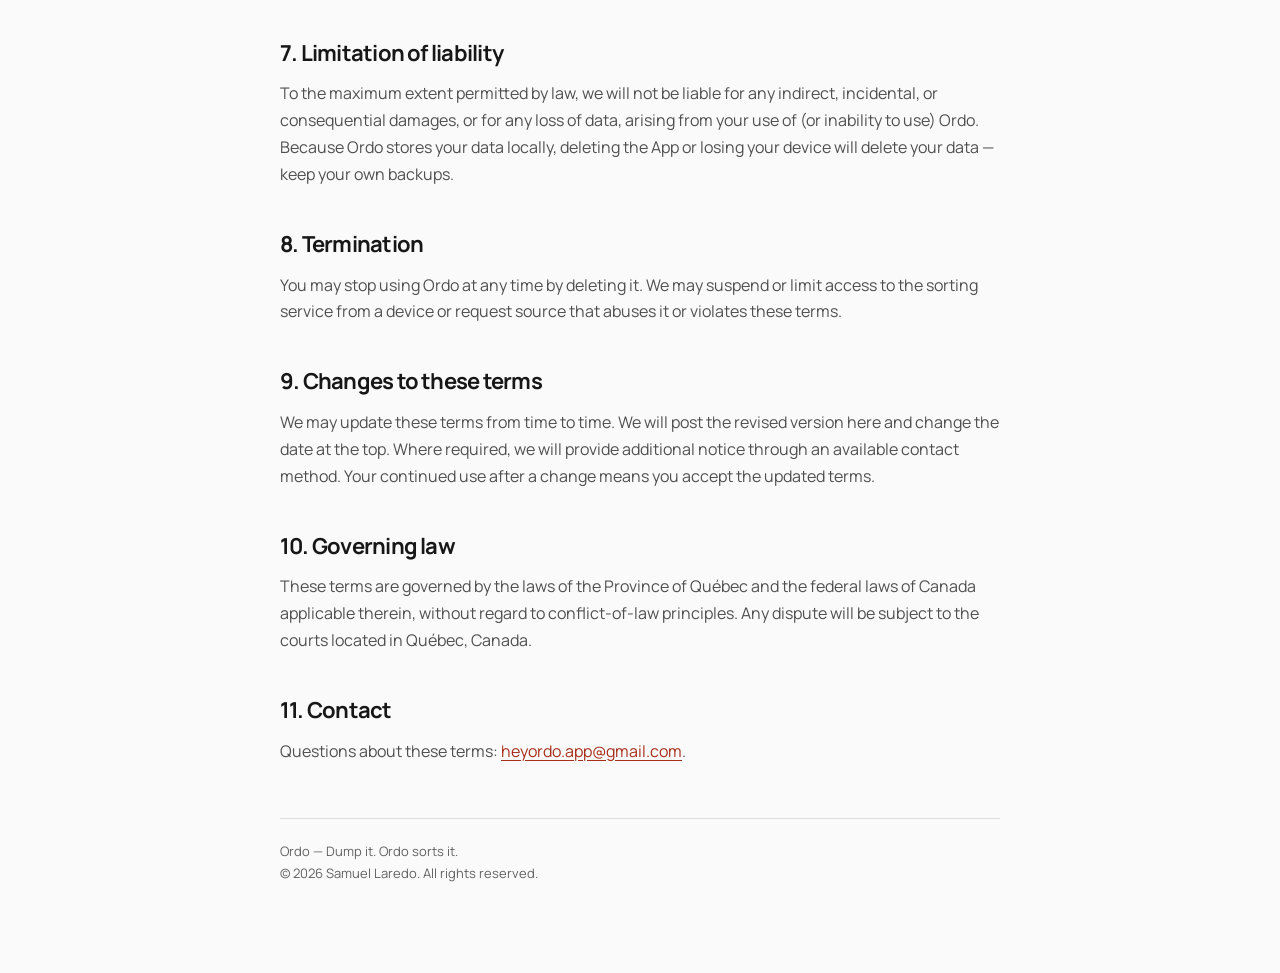
<file: terms/index.html>
<!DOCTYPE html>
<html lang="en">
<head>
<meta charset="UTF-8">
<meta name="viewport" content="width=device-width, initial-scale=1.0">
<meta name="theme-color" content="#f8f3f0">
<meta name="color-scheme" content="light">
<title>Ordo — Terms of Service</title>
<meta name="description" content="Terms of service for Ordo.">
<link rel="icon" type="image/png" sizes="96x96" href="/favicon-ordo.png">
<link rel="icon" type="image/png" sizes="32x32" href="/favicon-ordo-32.png">
<link rel="shortcut icon" href="/favicon.ico">
<link rel="apple-touch-icon" sizes="180x180" href="/apple-touch-icon-ordo.png">
<link rel="manifest" href="/site.webmanifest">
<link rel="preconnect" href="https://fonts.googleapis.com">
<link rel="preconnect" href="https://fonts.gstatic.com" crossorigin>
<link href="https://fonts.googleapis.com/css2?family=Manrope:wght@400;500;600;700;800&amp;display=swap" rel="stylesheet">
<link rel="stylesheet" href="../legal.css">
</head>
<body>
<main>
<a class="site-link" href="/">Ordo</a>

<h1>Terms of Service</h1>
<p class="meta">Ordo · Last updated: October 21, 2026</p>

<p><strong>Short version:</strong> Ordo is provided as-is, for free. You own everything you create in it. Automated sorting is powered by Anthropic and isn't guaranteed to be perfect. Don't abuse the service. These terms are governed by the law of Québec, Canada.</p>

<h2>1. Who we are</h2>
<p>Ordo (the "App") is published by Samuel Laredo ("we", "us", "our"). You can reach us at <a href="mailto:heyordo.app@gmail.com">heyordo.app@gmail.com</a>. By downloading or using Ordo, you agree to these Terms of Service and to our <a href="/privacy/">Privacy Policy</a>.</p>

<h2>2. The service</h2>
<p>Ordo is a personal brain-dump and organization app. You capture text (by typing or voice), and Ordo sorts it into Now, Next, or Someday and adds light categorization. Your items are stored locally on your device.</p>
<p>The App is provided free of charge for V1. We may add paid features in the future; if we do, the terms of any purchase will be presented to you at that time through Apple's In-App Purchase system.</p>

<h2>3. Your content</h2>
<p>You retain full ownership of everything you create in Ordo. We claim no rights to your content. Because your data is stored on your device, you are responsible for backing it up — use Settings → Back up → Export a backup to keep your own copy.</p>

<h2>4. Automated sorting</h2>
<p>When you save a dump while online, its text is sent through our Cloudflare service to <strong>Anthropic, PBC</strong> to be sorted, then returned to your device (see our <a href="/privacy/">Privacy Policy</a> for details). The output, including how it categorizes, splits, rewrites, or schedules an item, is generated automatically and <strong>is not guaranteed to be accurate or complete</strong>. Always review important items yourself. We are not responsible for decisions you make based on automated output, and Anthropic's processing is governed by Anthropic's own terms.</p>

<h2>5. Acceptable use</h2>
<p>You agree not to:</p>
<ul>
  <li>Use Ordo for any unlawful purpose or in violation of any applicable law.</li>
  <li>Attempt to disrupt, overload, reverse-engineer, or gain unauthorized access to the App or its backend service.</li>
  <li>Abuse the sorting endpoint (e.g. automated or excessive requests beyond normal personal use). We rate-limit requests and may block abuse.</li>
</ul>

<h2>6. Disclaimers</h2>
<p>The App is provided "as is" and "as available", without warranties of any kind, whether express or implied, including fitness for a particular purpose, reliability, or availability. We do not warrant that the App will be uninterrupted, error-free, or that automated output will be accurate.</p>

<h2>7. Limitation of liability</h2>
<p>To the maximum extent permitted by law, we will not be liable for any indirect, incidental, or consequential damages, or for any loss of data, arising from your use of (or inability to use) Ordo. Because Ordo stores your data locally, deleting the App or losing your device will delete your data — keep your own backups.</p>

<h2>8. Termination</h2>
<p>You may stop using Ordo at any time by deleting it. We may suspend or limit access to the sorting service from a device or request source that abuses it or violates these terms.</p>

<h2>9. Changes to these terms</h2>
<p>We may update these terms from time to time. We will post the revised version here and change the date at the top. Where required, we will provide additional notice through an available contact method. Your continued use after a change means you accept the updated terms.</p>

<h2>10. Governing law</h2>
<p>These terms are governed by the laws of the Province of Québec and the federal laws of Canada applicable therein, without regard to conflict-of-law principles. Any dispute will be subject to the courts located in Québec, Canada.</p>

<h2>11. Contact</h2>
<p>Questions about these terms: <a href="mailto:heyordo.app@gmail.com">heyordo.app@gmail.com</a>.</p>

<div class="footer">
Ordo — Dump it. Ordo sorts it.<br>
© 2026 Samuel Laredo. All rights reserved.
</div>

</main>
<!-- Cloudflare Web Analytics -->
<script type='module' src='https://static.cloudflareinsights.com/beacon.min.js' data-cf-beacon='{"token": "1800c1b89d7c4f4d8214115383064fd0"}'></script>
<!-- End Cloudflare Web Analytics -->
</body>
</html>
</file>
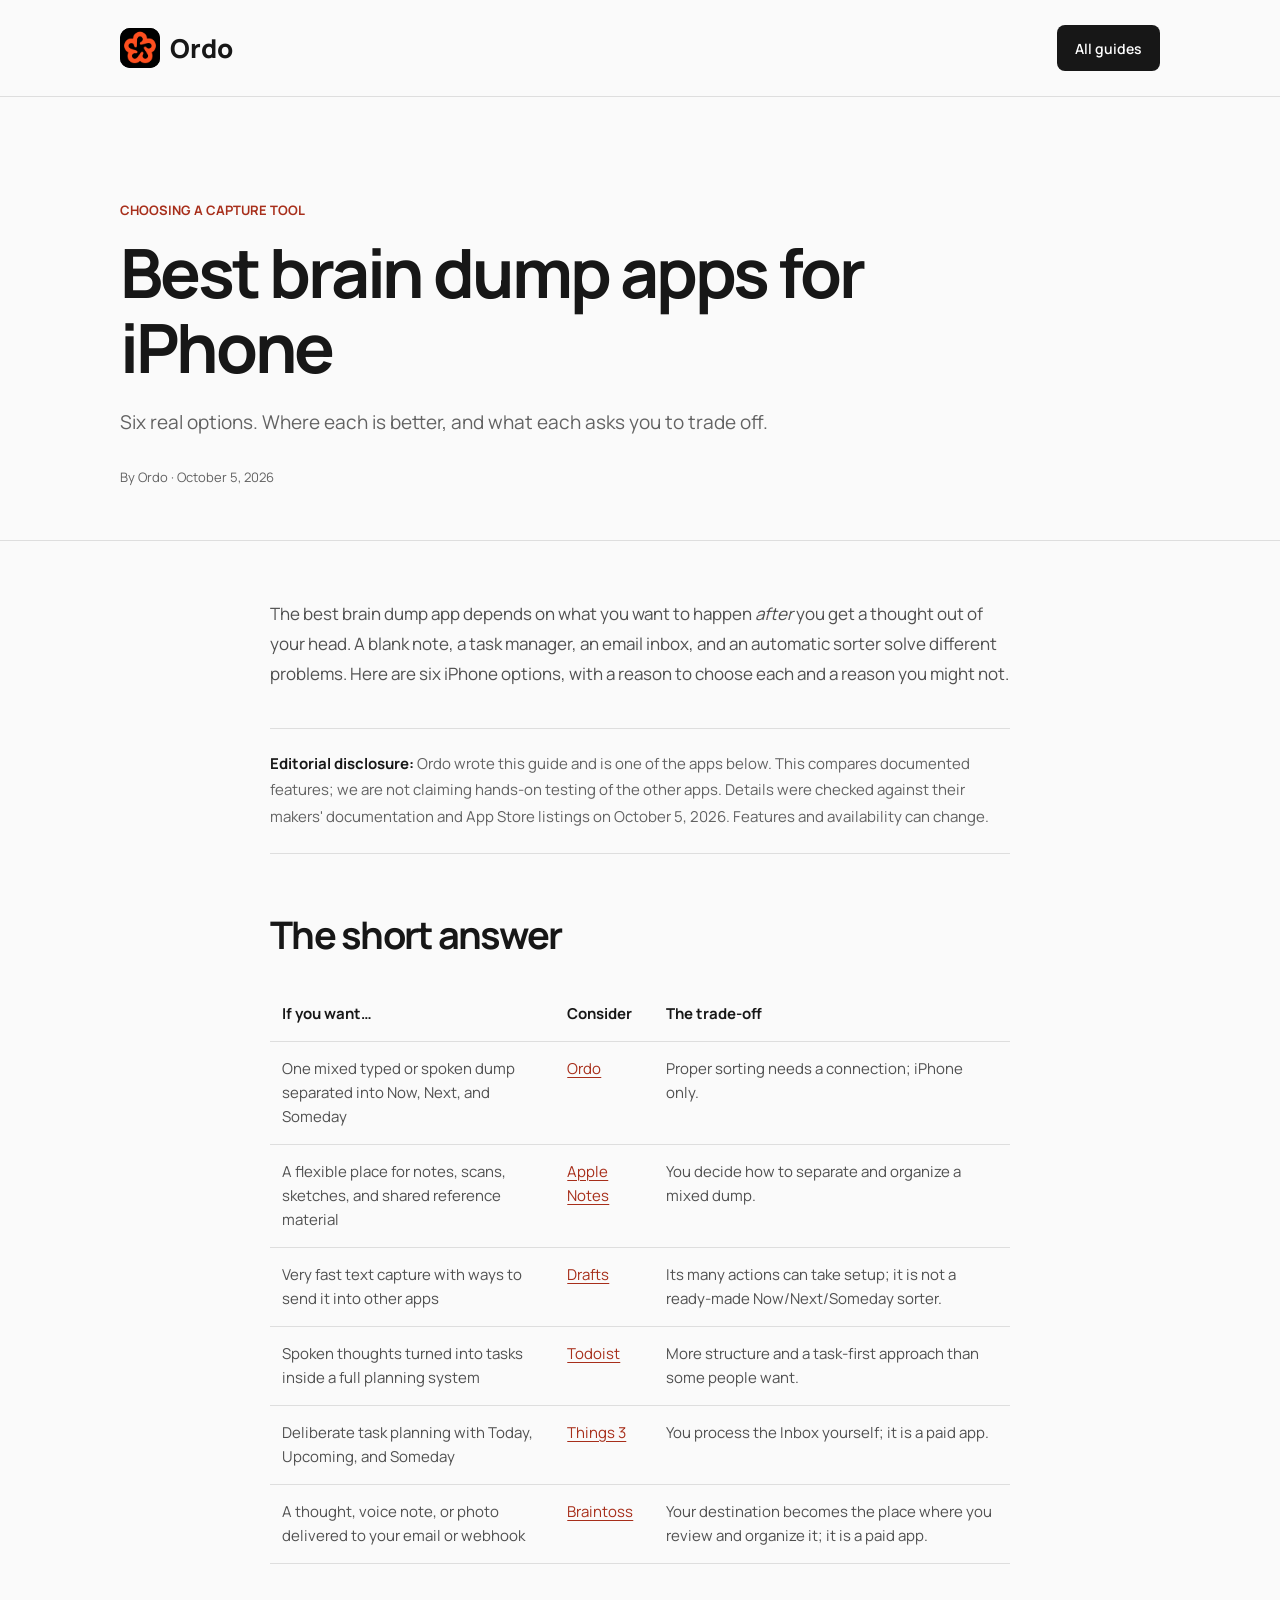
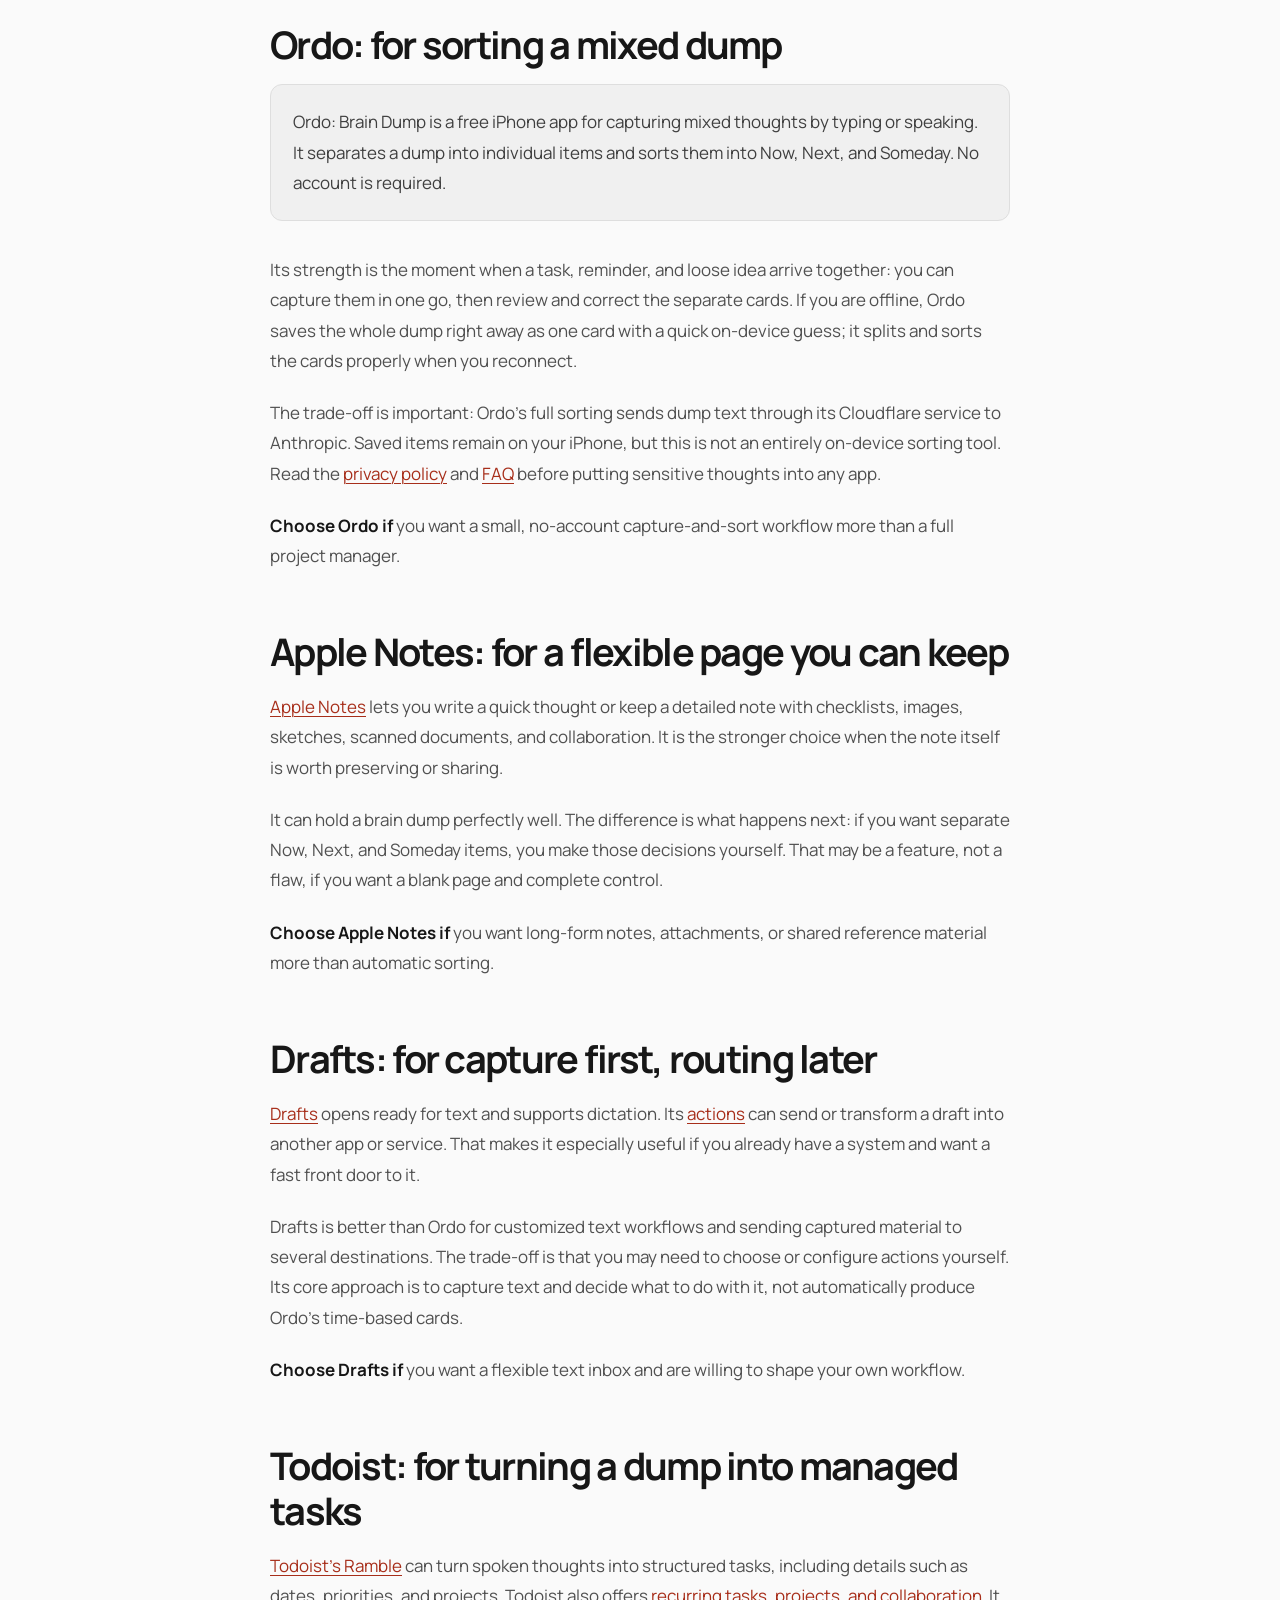
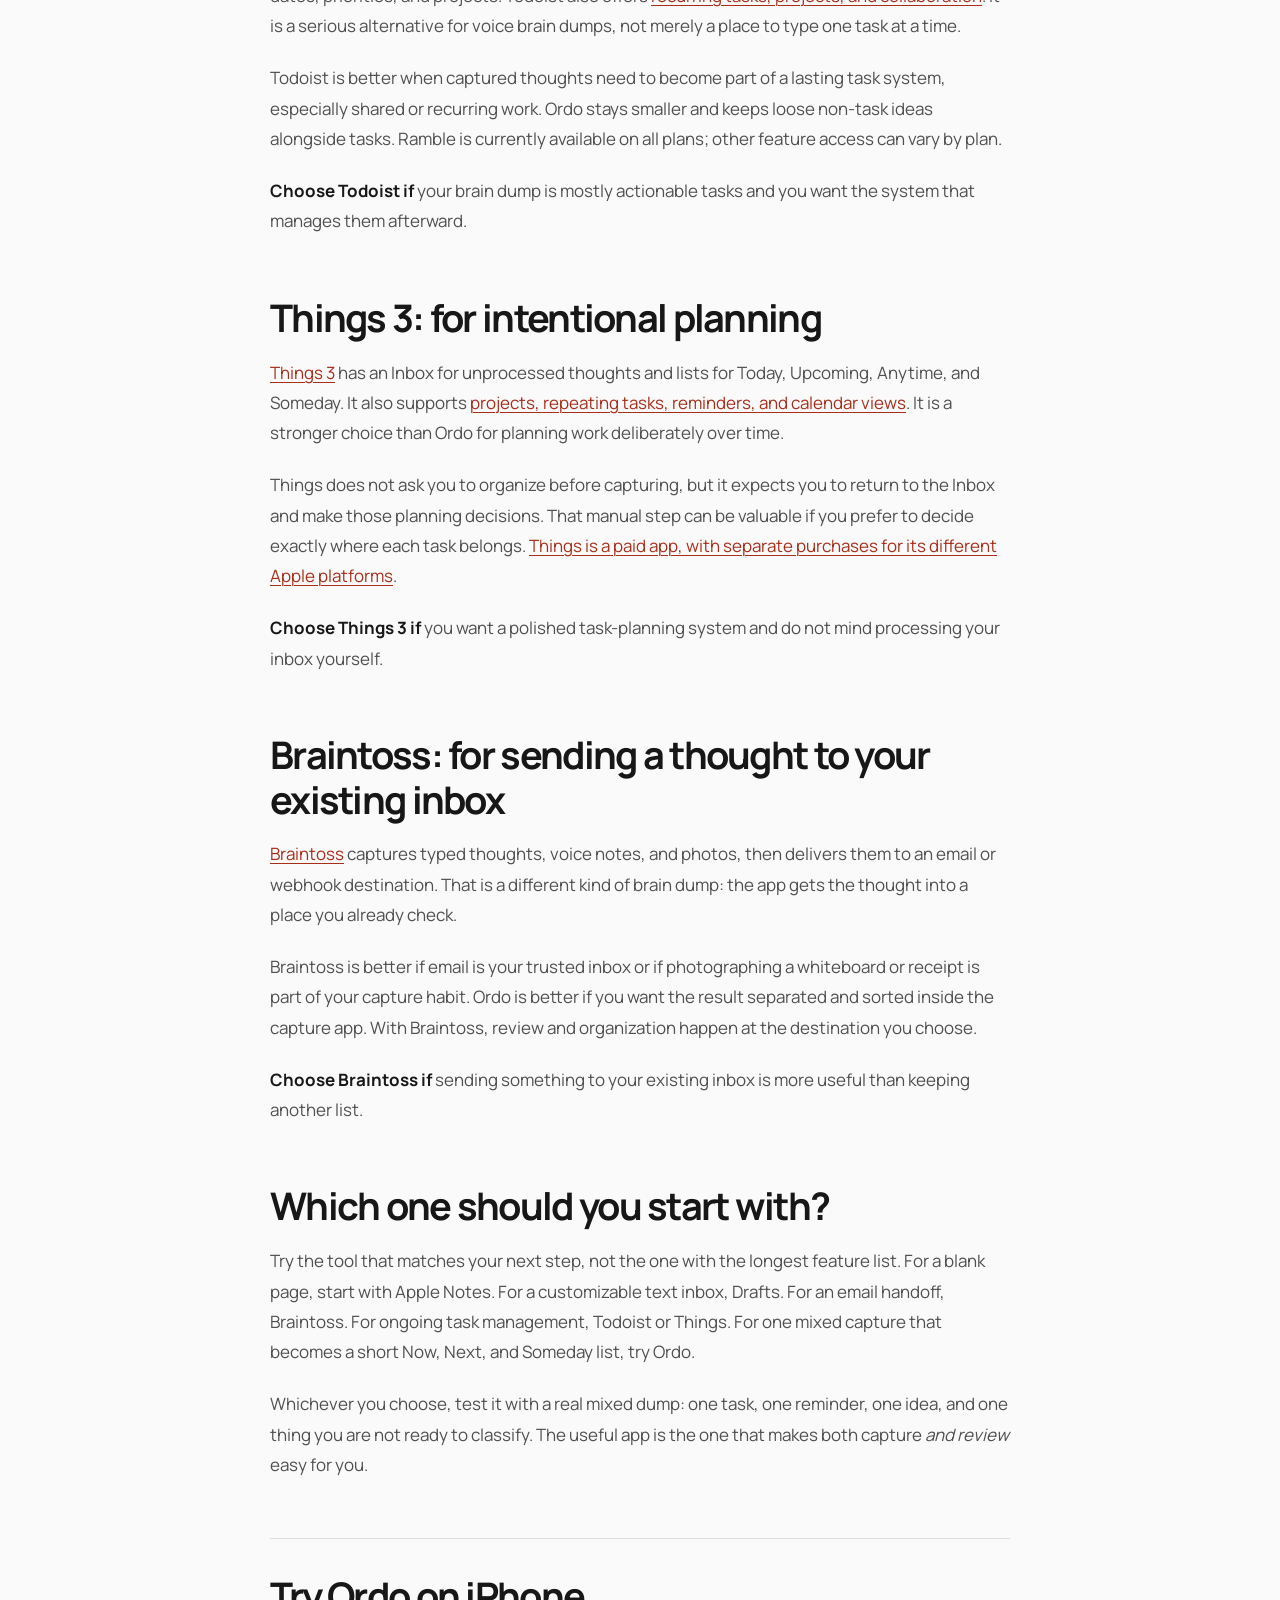
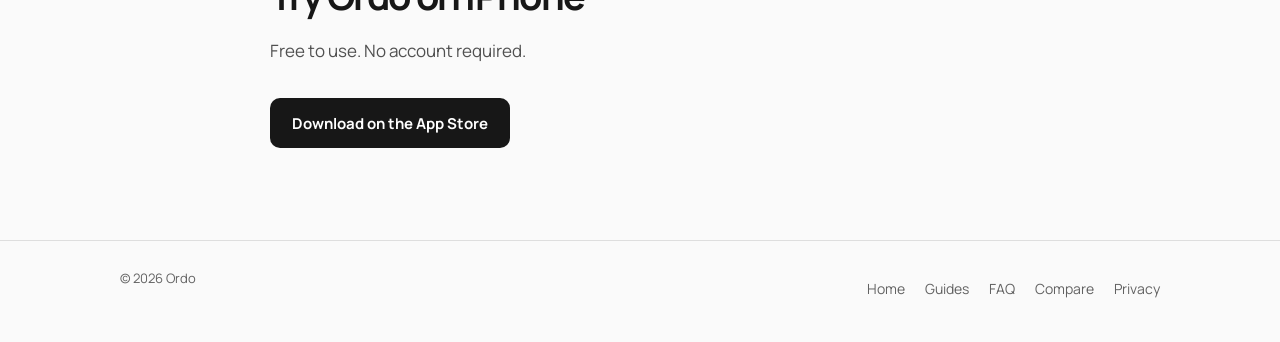
<file: articles/best-brain-dump-apps-for-iphone/index.html>
<!DOCTYPE html>
<html lang="en">
<head>
  <meta charset="UTF-8">
  <meta name="viewport" content="width=device-width, initial-scale=1, viewport-fit=cover">
  <meta name="theme-color" content="#f8f3f0">
  <meta name="color-scheme" content="light">
  <meta name="robots" content="index, follow">
  <title>Best Brain Dump Apps for iPhone: Six Honest Options | Ordo</title>
  <meta name="description" content="Compare six brain dump apps for iPhone: Ordo, Apple Notes, Drafts, Todoist, Things 3, and Braintoss. See where each is better and what it trades off.">
  <link rel="canonical" href="https://heyordo.app/articles/best-brain-dump-apps-for-iphone/">
  <link rel="icon" type="image/png" sizes="96x96" href="/favicon-ordo.png">
  <link rel="icon" type="image/png" sizes="32x32" href="/favicon-ordo-32.png">
  <link rel="apple-touch-icon" sizes="180x180" href="/apple-touch-icon-ordo.png">
  <link rel="manifest" href="/site.webmanifest">
  <link rel="preconnect" href="https://fonts.googleapis.com">
  <link rel="preconnect" href="https://fonts.gstatic.com" crossorigin>
  <link href="https://fonts.googleapis.com/css2?family=Manrope:wght@400;500;600;700;800&amp;display=swap" rel="stylesheet">
  <link rel="stylesheet" href="../articles.css">
  <meta property="og:title" content="Best brain dump apps for iPhone: six honest options">
  <meta property="og:description" content="Ordo, Apple Notes, Drafts, Todoist, Things 3, and Braintoss—where each is stronger and what it trades off.">
  <meta property="og:type" content="article">
  <meta property="og:url" content="https://heyordo.app/articles/best-brain-dump-apps-for-iphone/">
  <meta property="og:image" content="https://heyordo.app/social-preview.png">
  <meta name="twitter:card" content="summary_large_image">
  <script type="application/ld+json">{"@context":"https://schema.org","@type":"Article","headline":"Best brain dump apps for iPhone: six honest options","description":"A fair comparison of six iPhone brain dump apps and where each is strongest.","datePublished":"2026-10-05","dateModified":"2026-10-05","author":{"@type":"Organization","name":"Ordo"},"publisher":{"@type":"Organization","name":"Ordo","url":"https://heyordo.app/"},"mainEntityOfPage":"https://heyordo.app/articles/best-brain-dump-apps-for-iphone/"}</script>
</head>
<body>
  <a class="skip-link" href="#main">Skip to content</a>
  <header><div class="wrap nav"><a class="brand" href="/" aria-label="Ordo home"><span class="brand-icon"><img src="/logo-original.png" alt="" width="40" height="40"></span><span>Ordo</span></a><a class="nav-link" href="/articles/">All guides</a></div></header>
  <main id="main" tabindex="-1">
    <section class="article-hero"><div class="wrap"><p class="eyebrow">Choosing a capture tool</p><h1>Best brain dump apps for iPhone</h1><p class="article-deck">Six real options. Where each is better, and what each asks you to trade off.</p><p class="article-meta">By Ordo · October 5, 2026</p></div></section>
    <article class="article-body">
      <p>The best brain dump app depends on what you want to happen <em>after</em> you get a thought out of your head. A blank note, a task manager, an email inbox, and an automatic sorter solve different problems. Here are six iPhone options, with a reason to choose each and a reason you might not.</p>
      <div class="note"><p><strong>Editorial disclosure:</strong> Ordo wrote this guide and is one of the apps below. This compares documented features; we are not claiming hands-on testing of the other apps. Details were checked against their makers' documentation and App Store listings on October 5, 2026. Features and availability can change.</p></div>

      <h2>The short answer</h2>
      <table class="comparison-table">
        <thead><tr><th scope="col">If you want…</th><th scope="col">Consider</th><th scope="col">The trade-off</th></tr></thead>
        <tbody>
          <tr><td>One mixed typed or spoken dump separated into Now, Next, and Someday</td><td><a href="#ordo">Ordo</a></td><td>Proper sorting needs a connection; iPhone only.</td></tr>
          <tr><td>A flexible place for notes, scans, sketches, and shared reference material</td><td><a href="#apple-notes">Apple Notes</a></td><td>You decide how to separate and organize a mixed dump.</td></tr>
          <tr><td>Very fast text capture with ways to send it into other apps</td><td><a href="#drafts">Drafts</a></td><td>Its many actions can take setup; it is not a ready-made Now/Next/Someday sorter.</td></tr>
          <tr><td>Spoken thoughts turned into tasks inside a full planning system</td><td><a href="#todoist">Todoist</a></td><td>More structure and a task-first approach than some people want.</td></tr>
          <tr><td>Deliberate task planning with Today, Upcoming, and Someday</td><td><a href="#things">Things 3</a></td><td>You process the Inbox yourself; it is a paid app.</td></tr>
          <tr><td>A thought, voice note, or photo delivered to your email or webhook</td><td><a href="#braintoss">Braintoss</a></td><td>Your destination becomes the place where you review and organize it; it is a paid app.</td></tr>
        </tbody>
      </table>

      <h2 id="ordo">Ordo: for sorting a mixed dump</h2>
      <div class="fact-line"><p>Ordo: Brain Dump is a free iPhone app for capturing mixed thoughts by typing or speaking. It separates a dump into individual items and sorts them into Now, Next, and Someday. No account is required.</p></div>
      <p>Its strength is the moment when a task, reminder, and loose idea arrive together: you can capture them in one go, then review and correct the separate cards. If you are offline, Ordo saves the whole dump right away as one card with a quick on-device guess; it splits and sorts the cards properly when you reconnect.</p>
      <p>The trade-off is important: Ordo's full sorting sends dump text through its Cloudflare service to Anthropic. Saved items remain on your iPhone, but this is not an entirely on-device sorting tool. Read the <a href="/privacy/">privacy policy</a> and <a href="/faq/">FAQ</a> before putting sensitive thoughts into any app.</p>
      <p><strong>Choose Ordo if</strong> you want a small, no-account capture-and-sort workflow more than a full project manager.</p>

      <h2 id="apple-notes">Apple Notes: for a flexible page you can keep</h2>
      <p><a href="https://support.apple.com/guide/iphone/get-started-with-notes-iph9e04f3be2/ios">Apple Notes</a> lets you write a quick thought or keep a detailed note with checklists, images, sketches, scanned documents, and collaboration. It is the stronger choice when the note itself is worth preserving or sharing.</p>
      <p>It can hold a brain dump perfectly well. The difference is what happens next: if you want separate Now, Next, and Someday items, you make those decisions yourself. That may be a feature, not a flaw, if you want a blank page and complete control.</p>
      <p><strong>Choose Apple Notes if</strong> you want long-form notes, attachments, or shared reference material more than automatic sorting.</p>

      <h2 id="drafts">Drafts: for capture first, routing later</h2>
      <p><a href="https://docs.getdrafts.com/gettingstarted/">Drafts</a> opens ready for text and supports dictation. Its <a href="https://docs.getdrafts.com/actions/">actions</a> can send or transform a draft into another app or service. That makes it especially useful if you already have a system and want a fast front door to it.</p>
      <p>Drafts is better than Ordo for customized text workflows and sending captured material to several destinations. The trade-off is that you may need to choose or configure actions yourself. Its core approach is to capture text and decide what to do with it, not automatically produce Ordo's time-based cards.</p>
      <p><strong>Choose Drafts if</strong> you want a flexible text inbox and are willing to shape your own workflow.</p>

      <h2 id="todoist">Todoist: for turning a dump into managed tasks</h2>
      <p><a href="https://www.todoist.com/help/todoist/product-updates/turn-your-scattered-thoughts-into-clear-tasks-ramble-jan-21-2026-HhmP8ue8R">Todoist's Ramble</a> can turn spoken thoughts into structured tasks, including details such as dates, priorities, and projects. Todoist also offers <a href="https://www.todoist.com/help/todoist/features">recurring tasks, projects, and collaboration</a>. It is a serious alternative for voice brain dumps, not merely a place to type one task at a time.</p>
      <p>Todoist is better when captured thoughts need to become part of a lasting task system, especially shared or recurring work. Ordo stays smaller and keeps loose non-task ideas alongside tasks. Ramble is currently available on all plans; other feature access can vary by plan.</p>
      <p><strong>Choose Todoist if</strong> your brain dump is mostly actionable tasks and you want the system that manages them afterward.</p>

      <h2 id="things">Things 3: for intentional planning</h2>
      <p><a href="https://culturedcode.com/things/support/articles/4001304/">Things 3</a> has an Inbox for unprocessed thoughts and lists for Today, Upcoming, Anytime, and Someday. It also supports <a href="https://culturedcode.com/things/support/articles/1059358/">projects, repeating tasks, reminders, and calendar views</a>. It is a stronger choice than Ordo for planning work deliberately over time.</p>
      <p>Things does not ask you to organize before capturing, but it expects you to return to the Inbox and make those planning decisions. That manual step can be valuable if you prefer to decide exactly where each task belongs. <a href="https://culturedcode.com/things/support/articles/2803552/">Things is a paid app, with separate purchases for its different Apple platforms</a>.</p>
      <p><strong>Choose Things 3 if</strong> you want a polished task-planning system and do not mind processing your inbox yourself.</p>

      <h2 id="braintoss">Braintoss: for sending a thought to your existing inbox</h2>
      <p><a href="https://apps.apple.com/us/app/braintoss/id576226036">Braintoss</a> captures typed thoughts, voice notes, and photos, then delivers them to an email or webhook destination. That is a different kind of brain dump: the app gets the thought into a place you already check.</p>
      <p>Braintoss is better if email is your trusted inbox or if photographing a whiteboard or receipt is part of your capture habit. Ordo is better if you want the result separated and sorted inside the capture app. With Braintoss, review and organization happen at the destination you choose.</p>
      <p><strong>Choose Braintoss if</strong> sending something to your existing inbox is more useful than keeping another list.</p>

      <h2>Which one should you start with?</h2>
      <p>Try the tool that matches your next step, not the one with the longest feature list. For a blank page, start with Apple Notes. For a customizable text inbox, Drafts. For an email handoff, Braintoss. For ongoing task management, Todoist or Things. For one mixed capture that becomes a short Now, Next, and Someday list, try Ordo.</p>
      <p>Whichever you choose, test it with a real mixed dump: one task, one reminder, one idea, and one thing you are not ready to classify. The useful app is the one that makes both capture <em>and review</em> easy for you.</p>
      <section class="article-cta"><h2>Try Ordo on iPhone</h2><p>Free to use. No account required.</p><a class="app-store-cta" href="https://apps.apple.com/app/apple-store/id6797331101?pt=129255277&amp;ct=Website&amp;mt=8">Download on the App Store</a></section>
    </article>
  </main>
  <footer><div class="wrap footer-inner"><span>© 2026 Ordo</span><nav class="footer-links" aria-label="Footer links"><a href="/">Home</a><a href="/articles/">Guides</a><a href="/faq/">FAQ</a><a href="/compare/">Compare</a><a href="/privacy/">Privacy</a></nav></div></footer>
<!-- Cloudflare Web Analytics -->
<script type='module' src='https://static.cloudflareinsights.com/beacon.min.js' data-cf-beacon='{"token": "1800c1b89d7c4f4d8214115383064fd0"}'></script>
<!-- End Cloudflare Web Analytics -->
</body>
</html>
</file>
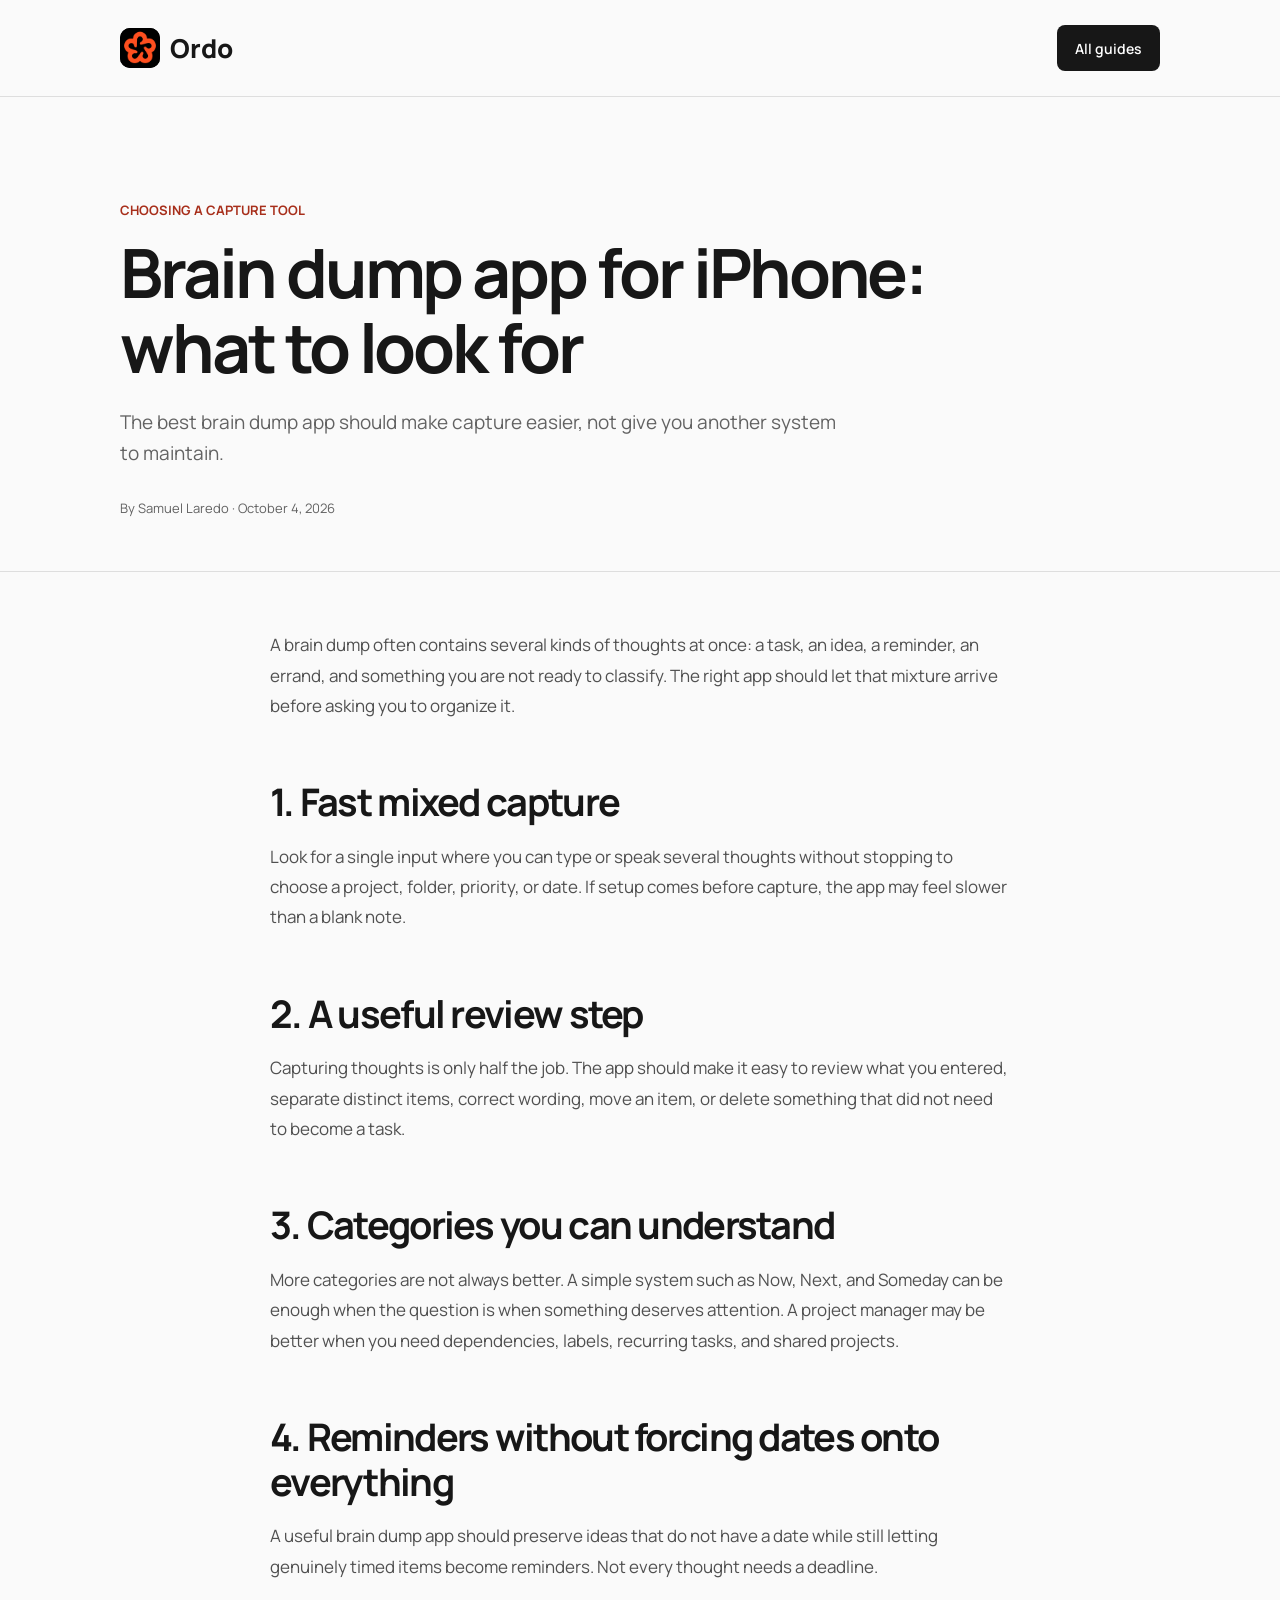
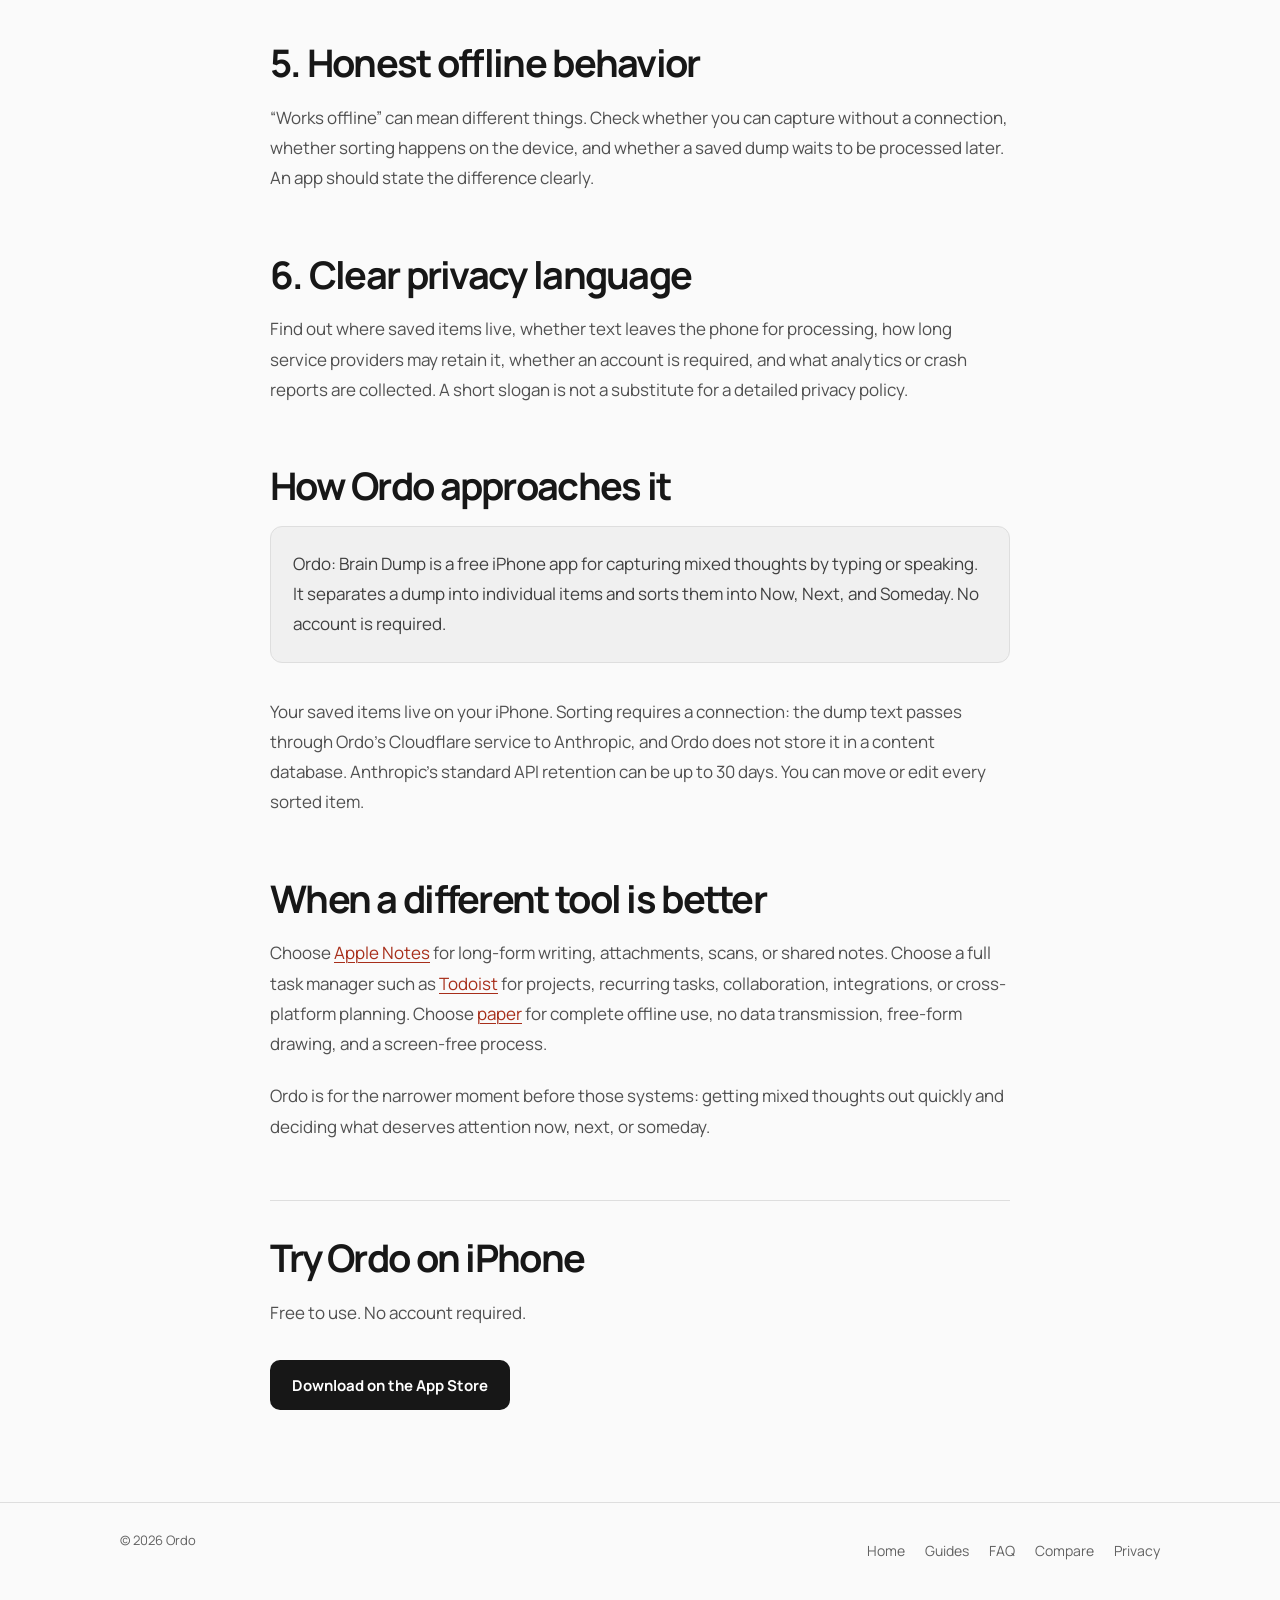
<file: articles/brain-dump-app-for-iphone/index.html>
<!DOCTYPE html>
<html lang="en">
<head>
  <meta charset="UTF-8"><meta name="viewport" content="width=device-width, initial-scale=1, viewport-fit=cover"><meta name="theme-color" content="#f8f3f0"><meta name="color-scheme" content="light"><meta name="robots" content="index, follow">
  <title>Brain Dump App for iPhone: What to Look For</title>
  <meta name="description" content="How to choose a brain dump app for iPhone: fast mixed capture, useful sorting, easy correction, reminders, offline behavior, and clear privacy terms.">
  <link rel="canonical" href="https://heyordo.app/articles/brain-dump-app-for-iphone/">
  <link rel="icon" type="image/png" sizes="96x96" href="/favicon-ordo.png"><link rel="icon" type="image/png" sizes="32x32" href="/favicon-ordo-32.png"><link rel="apple-touch-icon" sizes="180x180" href="/apple-touch-icon-ordo.png"><link rel="manifest" href="/site.webmanifest">
  <link rel="preconnect" href="https://fonts.googleapis.com"><link rel="preconnect" href="https://fonts.gstatic.com" crossorigin><link href="https://fonts.googleapis.com/css2?family=Manrope:wght@400;500;600;700;800&amp;display=swap" rel="stylesheet"><link rel="stylesheet" href="../articles.css">
  <meta property="og:title" content="Brain dump app for iPhone: what to look for"><meta property="og:description" content="A practical checklist for choosing a fast, honest capture app."><meta property="og:type" content="article"><meta property="og:url" content="https://heyordo.app/articles/brain-dump-app-for-iphone/"><meta property="og:image" content="https://heyordo.app/social-preview.png"><meta name="twitter:card" content="summary_large_image">
  <script type="application/ld+json">{"@context":"https://schema.org","@type":"Article","headline":"Brain dump app for iPhone: what to look for","description":"A practical checklist for choosing an iPhone brain dump app.","datePublished":"2026-10-04","dateModified":"2026-10-04","author":{"@type":"Person","name":"Samuel Laredo"},"publisher":{"@type":"Organization","name":"Ordo","url":"https://heyordo.app/"},"mainEntityOfPage":"https://heyordo.app/articles/brain-dump-app-for-iphone/"}</script>
</head>
<body>
  <a class="skip-link" href="#main">Skip to content</a>
  <header><div class="wrap nav"><a class="brand" href="/" aria-label="Ordo home"><span class="brand-icon"><img src="/logo-original.png" alt="" width="40" height="40"></span><span>Ordo</span></a><a class="nav-link" href="/articles/">All guides</a></div></header>
  <main id="main" tabindex="-1">
    <section class="article-hero"><div class="wrap"><p class="eyebrow">Choosing a capture tool</p><h1>Brain dump app for iPhone: what to look for</h1><p class="article-deck">The best brain dump app should make capture easier, not give you another system to maintain.</p><p class="article-meta">By Samuel Laredo · October 4, 2026</p></div></section>
    <article class="article-body">
      <p>A brain dump often contains several kinds of thoughts at once: a task, an idea, a reminder, an errand, and something you are not ready to classify. The right app should let that mixture arrive before asking you to organize it.</p>
      <h2>1. Fast mixed capture</h2><p>Look for a single input where you can type or speak several thoughts without stopping to choose a project, folder, priority, or date. If setup comes before capture, the app may feel slower than a blank note.</p>
      <h2>2. A useful review step</h2><p>Capturing thoughts is only half the job. The app should make it easy to review what you entered, separate distinct items, correct wording, move an item, or delete something that did not need to become a task.</p>
      <h2>3. Categories you can understand</h2><p>More categories are not always better. A simple system such as Now, Next, and Someday can be enough when the question is when something deserves attention. A project manager may be better when you need dependencies, labels, recurring tasks, and shared projects.</p>
      <h2>4. Reminders without forcing dates onto everything</h2><p>A useful brain dump app should preserve ideas that do not have a date while still letting genuinely timed items become reminders. Not every thought needs a deadline.</p>
      <h2>5. Honest offline behavior</h2><p>“Works offline” can mean different things. Check whether you can capture without a connection, whether sorting happens on the device, and whether a saved dump waits to be processed later. An app should state the difference clearly.</p>
      <h2>6. Clear privacy language</h2><p>Find out where saved items live, whether text leaves the phone for processing, how long service providers may retain it, whether an account is required, and what analytics or crash reports are collected. A short slogan is not a substitute for a detailed privacy policy.</p>
      <h2>How Ordo approaches it</h2><div class="fact-line"><p>Ordo: Brain Dump is a free iPhone app for capturing mixed thoughts by typing or speaking. It separates a dump into individual items and sorts them into Now, Next, and Someday. No account is required.</p></div>
      <p>Your saved items live on your iPhone. Sorting requires a connection: the dump text passes through Ordo's Cloudflare service to Anthropic, and Ordo does not store it in a content database. Anthropic's standard API retention can be up to 30 days. You can move or edit every sorted item.</p>
      <h2>When a different tool is better</h2><p>Choose <a href="/compare/apple-notes/">Apple Notes</a> for long-form writing, attachments, scans, or shared notes. Choose a full task manager such as <a href="/compare/todoist/">Todoist</a> for projects, recurring tasks, collaboration, integrations, or cross-platform planning. Choose <a href="/compare/paper-brain-dump/">paper</a> for complete offline use, no data transmission, free-form drawing, and a screen-free process.</p>
      <p>Ordo is for the narrower moment before those systems: getting mixed thoughts out quickly and deciding what deserves attention now, next, or someday.</p>
      <section class="article-cta"><h2>Try Ordo on iPhone</h2><p>Free to use. No account required.</p><a class="app-store-cta" href="https://apps.apple.com/app/apple-store/id6797331101?pt=129255277&amp;ct=Website&amp;mt=8">Download on the App Store</a></section>
    </article>
  </main>
  <footer><div class="wrap footer-inner"><span>© 2026 Ordo</span><nav class="footer-links" aria-label="Footer links"><a href="/">Home</a><a href="/articles/">Guides</a><a href="/faq/">FAQ</a><a href="/compare/">Compare</a><a href="/privacy/">Privacy</a></nav></div></footer>
<!-- Cloudflare Web Analytics -->
<script type='module' src='https://static.cloudflareinsights.com/beacon.min.js' data-cf-beacon='{"token": "1800c1b89d7c4f4d8214115383064fd0"}'></script>
<!-- End Cloudflare Web Analytics -->
</body>
</html>
</file>
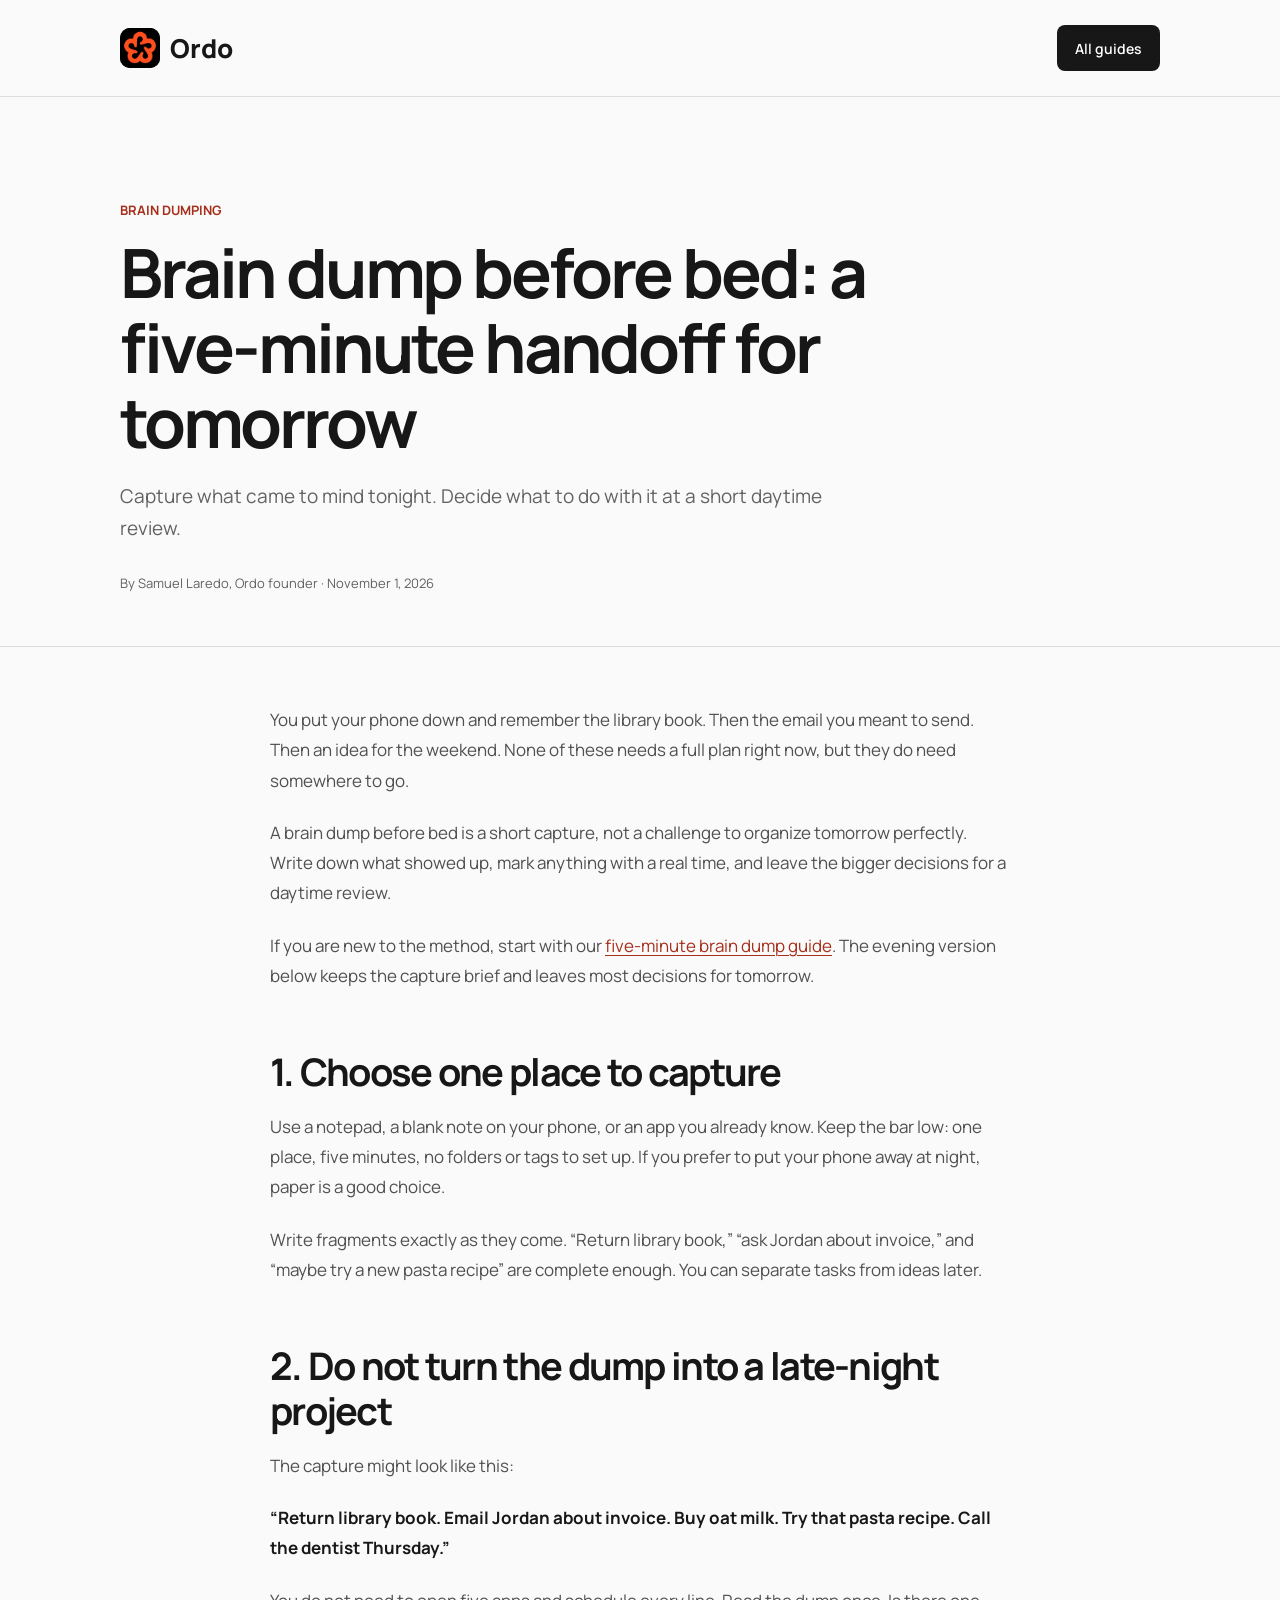
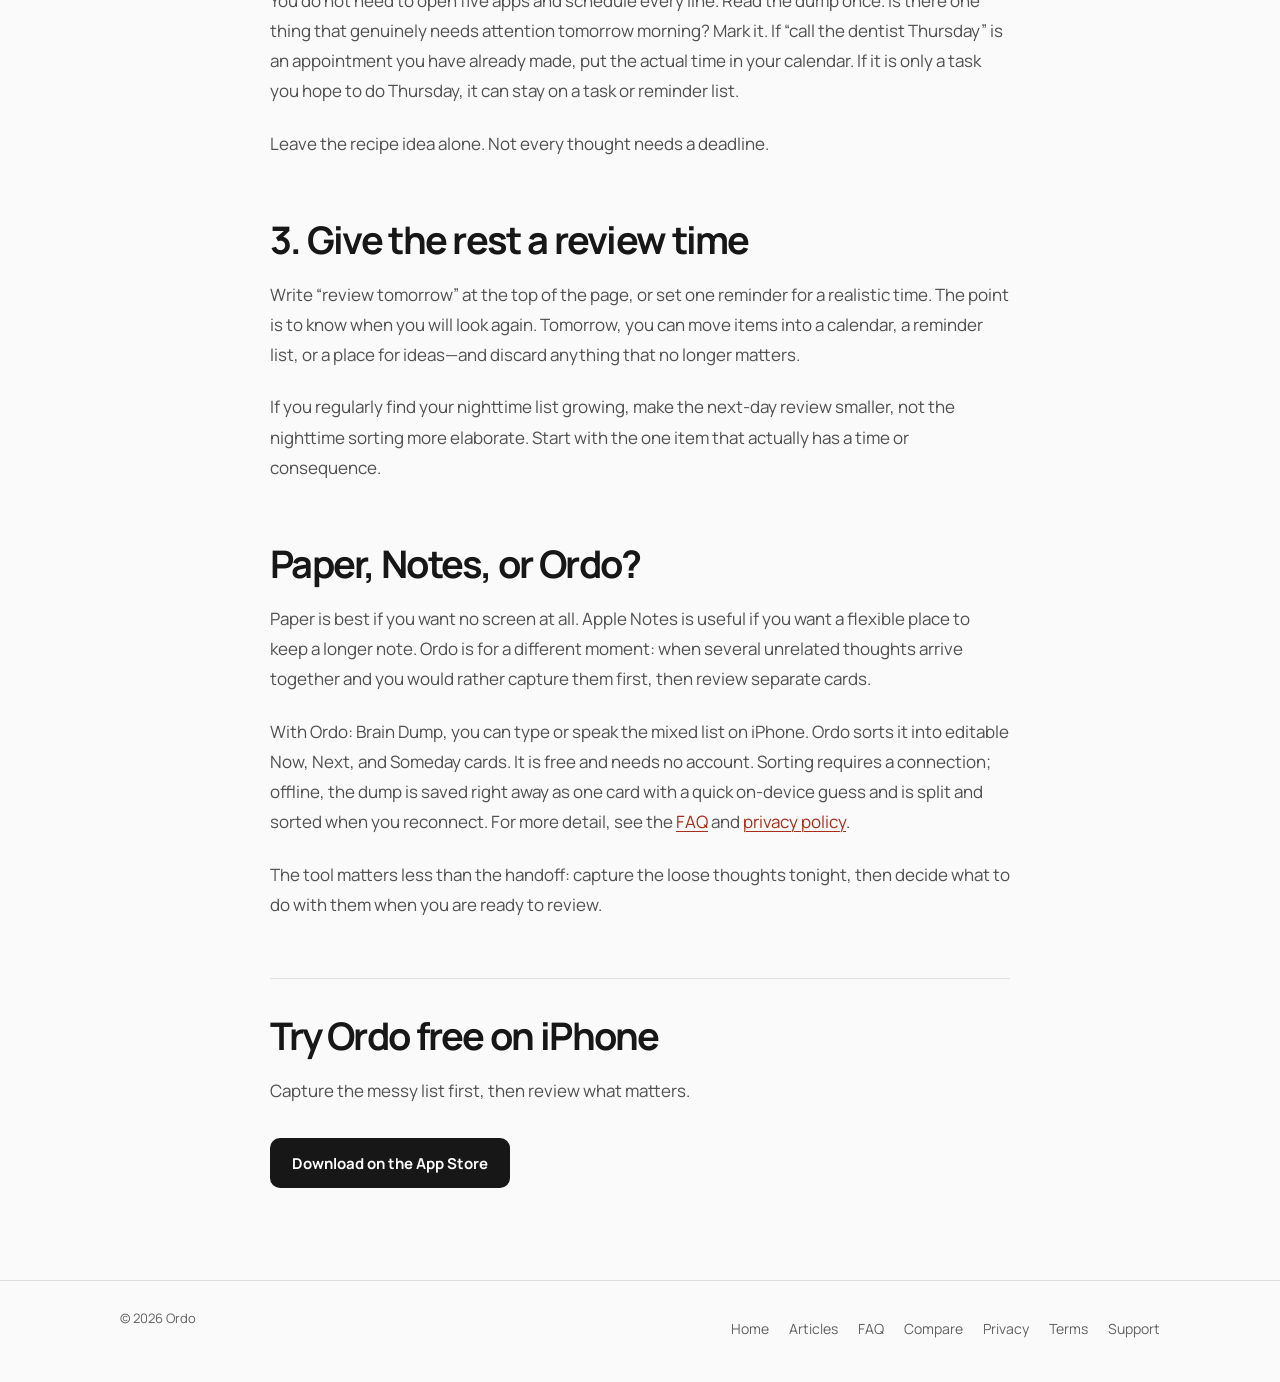
<file: articles/brain-dump-before-bed/index.html>
<!DOCTYPE html>
<html lang="en">
<head>
  <meta charset="UTF-8">
  <meta name="viewport" content="width=device-width, initial-scale=1, viewport-fit=cover">
  <meta name="theme-color" content="#f8f3f0">
  <meta name="color-scheme" content="light">
  <meta name="robots" content="index, follow">
  <title>Brain Dump Before Bed: A Five-Minute Handoff for Tomorrow | Ordo</title>
  <meta name="description" content="A simple evening brain-dump routine: capture tomorrow's loose tasks and ideas, mark what has a real time, and leave the rest for a short daytime review.">
  <link rel="canonical" href="https://heyordo.app/articles/brain-dump-before-bed/">
  <link rel="icon" type="image/png" sizes="96x96" href="/favicon-ordo.png">
  <link rel="icon" type="image/png" sizes="32x32" href="/favicon-ordo-32.png">
  <link rel="shortcut icon" href="/favicon.ico">
  <link rel="apple-touch-icon" sizes="180x180" href="/apple-touch-icon-ordo.png">
  <link rel="manifest" href="/site.webmanifest">
  <link rel="preconnect" href="https://fonts.googleapis.com">
  <link rel="preconnect" href="https://fonts.gstatic.com" crossorigin>
  <link href="https://fonts.googleapis.com/css2?family=Manrope:wght@400;500;600;700;800&amp;display=swap" rel="stylesheet">
  <link rel="stylesheet" href="../articles.css">
  <meta property="og:title" content="Brain dump before bed: a five-minute handoff for tomorrow">
  <meta property="og:description" content="Capture loose thoughts tonight; make the bigger decisions at a short daytime review.">
  <meta property="og:type" content="article">
  <meta property="og:url" content="https://heyordo.app/articles/brain-dump-before-bed/">
  <meta property="og:image" content="https://heyordo.app/social-preview.png">
  <meta name="twitter:card" content="summary_large_image">
  <script type="application/ld+json">
  {
    "@context": "https://schema.org",
    "@type": "Article",
    "headline": "Brain dump before bed: a five-minute handoff for tomorrow",
    "description": "A practical evening capture-and-review routine that works on paper or iPhone.",
    "datePublished": "2026-11-01",
    "dateModified": "2026-11-01",
    "author": {
      "@type": "Person",
      "name": "Samuel Laredo"
    },
    "publisher": {
      "@type": "Organization",
      "name": "Ordo",
      "url": "https://heyordo.app/"
    },
    "mainEntityOfPage": "https://heyordo.app/articles/brain-dump-before-bed/"
  }
  </script>
</head>
<body>
  <a class="skip-link" href="#main">Skip to content</a>
  <header>
    <div class="wrap nav">
      <a class="brand" href="/" aria-label="Ordo home">
        <span class="brand-icon"><img src="/logo-original.png" alt="" width="40" height="40"></span>
        <span>Ordo</span>
      </a>
      <a class="nav-link" href="/articles/">All guides</a>
    </div>
  </header>

  <main id="main" tabindex="-1">
    <section class="article-hero">
      <div class="wrap">
        <p class="eyebrow">Brain dumping</p>
        <h1>Brain dump before bed: a five-minute handoff for tomorrow</h1>
        <p class="article-deck">Capture what came to mind tonight. Decide what to do with it at a short daytime review.</p>
        <p class="article-meta">By Samuel Laredo, Ordo founder · November 1, 2026</p>
      </div>
    </section>

    <article class="article-body">
      <p>You put your phone down and remember the library book. Then the email you meant to send. Then an idea for the weekend. None of these needs a full plan right now, but they do need somewhere to go.</p>

      <p>A brain dump before bed is a short capture, not a challenge to organize tomorrow perfectly. Write down what showed up, mark anything with a real time, and leave the bigger decisions for a daytime review.</p>
      <p>If you are new to the method, start with our <a href="/articles/brain-dump-method/">five-minute brain dump guide</a>. The evening version below keeps the capture brief and leaves most decisions for tomorrow.</p>

      <h2>1. Choose one place to capture</h2>
      <p>Use a notepad, a blank note on your phone, or an app you already know. Keep the bar low: one place, five minutes, no folders or tags to set up. If you prefer to put your phone away at night, paper is a good choice.</p>
      <p>Write fragments exactly as they come. “Return library book,” “ask Jordan about invoice,” and “maybe try a new pasta recipe” are complete enough. You can separate tasks from ideas later.</p>

      <h2>2. Do not turn the dump into a late-night project</h2>
      <p>The capture might look like this:</p>
      <p><strong>“Return library book. Email Jordan about invoice. Buy oat milk. Try that pasta recipe. Call the dentist Thursday.”</strong></p>
      <p>You do not need to open five apps and schedule every line. Read the dump once. Is there one thing that genuinely needs attention tomorrow morning? Mark it. If “call the dentist Thursday” is an appointment you have already made, put the actual time in your calendar. If it is only a task you hope to do Thursday, it can stay on a task or reminder list.</p>
      <p>Leave the recipe idea alone. Not every thought needs a deadline.</p>

      <h2>3. Give the rest a review time</h2>
      <p>Write “review tomorrow” at the top of the page, or set one reminder for a realistic time. The point is to know when you will look again. Tomorrow, you can move items into a calendar, a reminder list, or a place for ideas—and discard anything that no longer matters.</p>
      <p>If you regularly find your nighttime list growing, make the next-day review smaller, not the nighttime sorting more elaborate. Start with the one item that actually has a time or consequence.</p>

      <h2>Paper, Notes, or Ordo?</h2>
      <p>Paper is best if you want no screen at all. Apple Notes is useful if you want a flexible place to keep a longer note. Ordo is for a different moment: when several unrelated thoughts arrive together and you would rather capture them first, then review separate cards.</p>
      <p>With Ordo: Brain Dump, you can type or speak the mixed list on iPhone. Ordo sorts it into editable Now, Next, and Someday cards. It is free and needs no account. Sorting requires a connection; offline, the dump is saved right away as one card with a quick on-device guess and is split and sorted when you reconnect. For more detail, see the <a href="/faq/">FAQ</a> and <a href="/privacy/">privacy policy</a>.</p>
      <p>The tool matters less than the handoff: capture the loose thoughts tonight, then decide what to do with them when you are ready to review.</p>

      <section class="article-cta">
        <h2>Try Ordo free on iPhone</h2>
        <p>Capture the messy list first, then review what matters.</p>
        <a class="app-store-cta" href="https://apps.apple.com/app/apple-store/id6797331101?pt=129255277&amp;ct=Website&amp;mt=8">Download on the App Store</a>
      </section>
    </article>
  </main>

  <footer>
    <div class="wrap footer-inner">
      <span>© 2026 Ordo</span>
      <nav class="footer-links" aria-label="Footer links">
        <a href="/">Home</a>
        <a href="/articles/">Articles</a>
        <a href="/faq/">FAQ</a>
        <a href="/compare/">Compare</a>
        <a href="/privacy/">Privacy</a>
        <a href="/terms/">Terms</a>
        <a href="/support/">Support</a>
      </nav>
    </div>
  </footer>
<!-- Cloudflare Web Analytics -->
<script type='module' src='https://static.cloudflareinsights.com/beacon.min.js' data-cf-beacon='{"token": "1800c1b89d7c4f4d8214115383064fd0"}'></script>
<!-- End Cloudflare Web Analytics -->
</body>
</html>
</file>
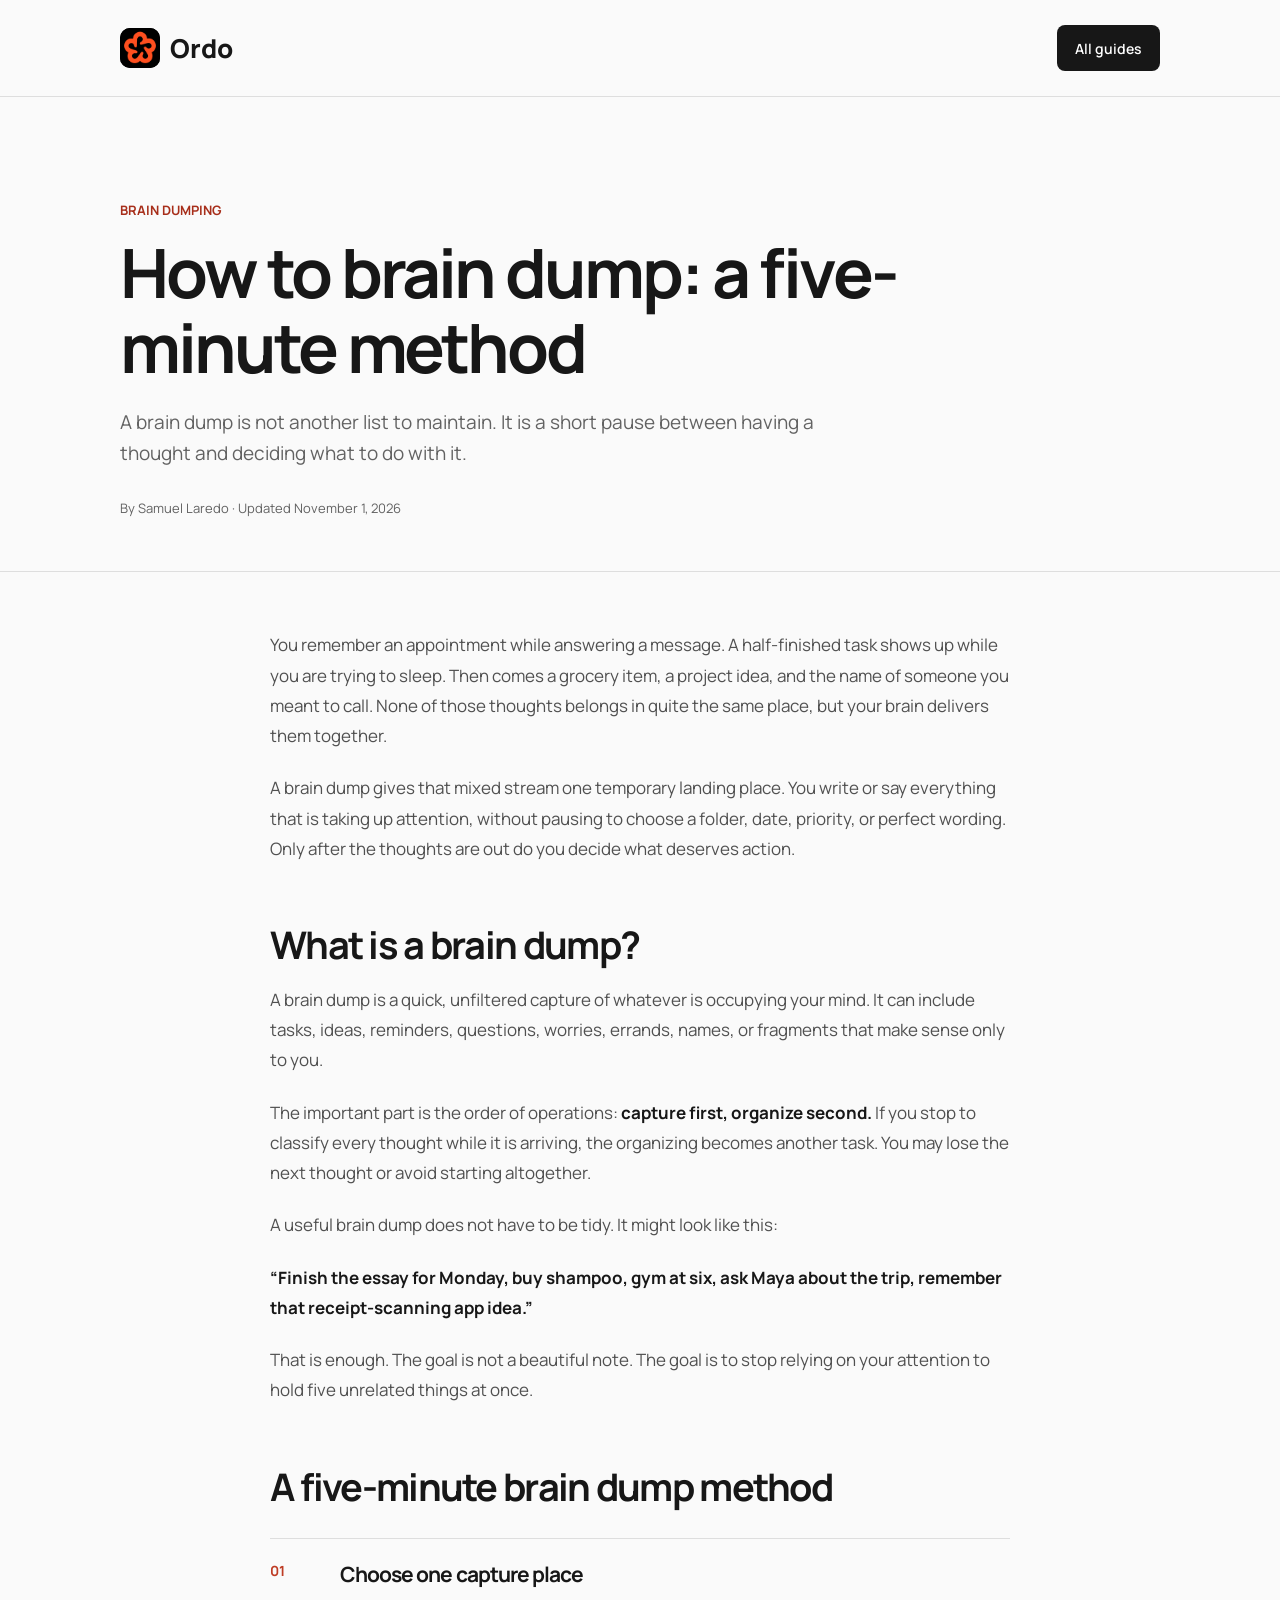
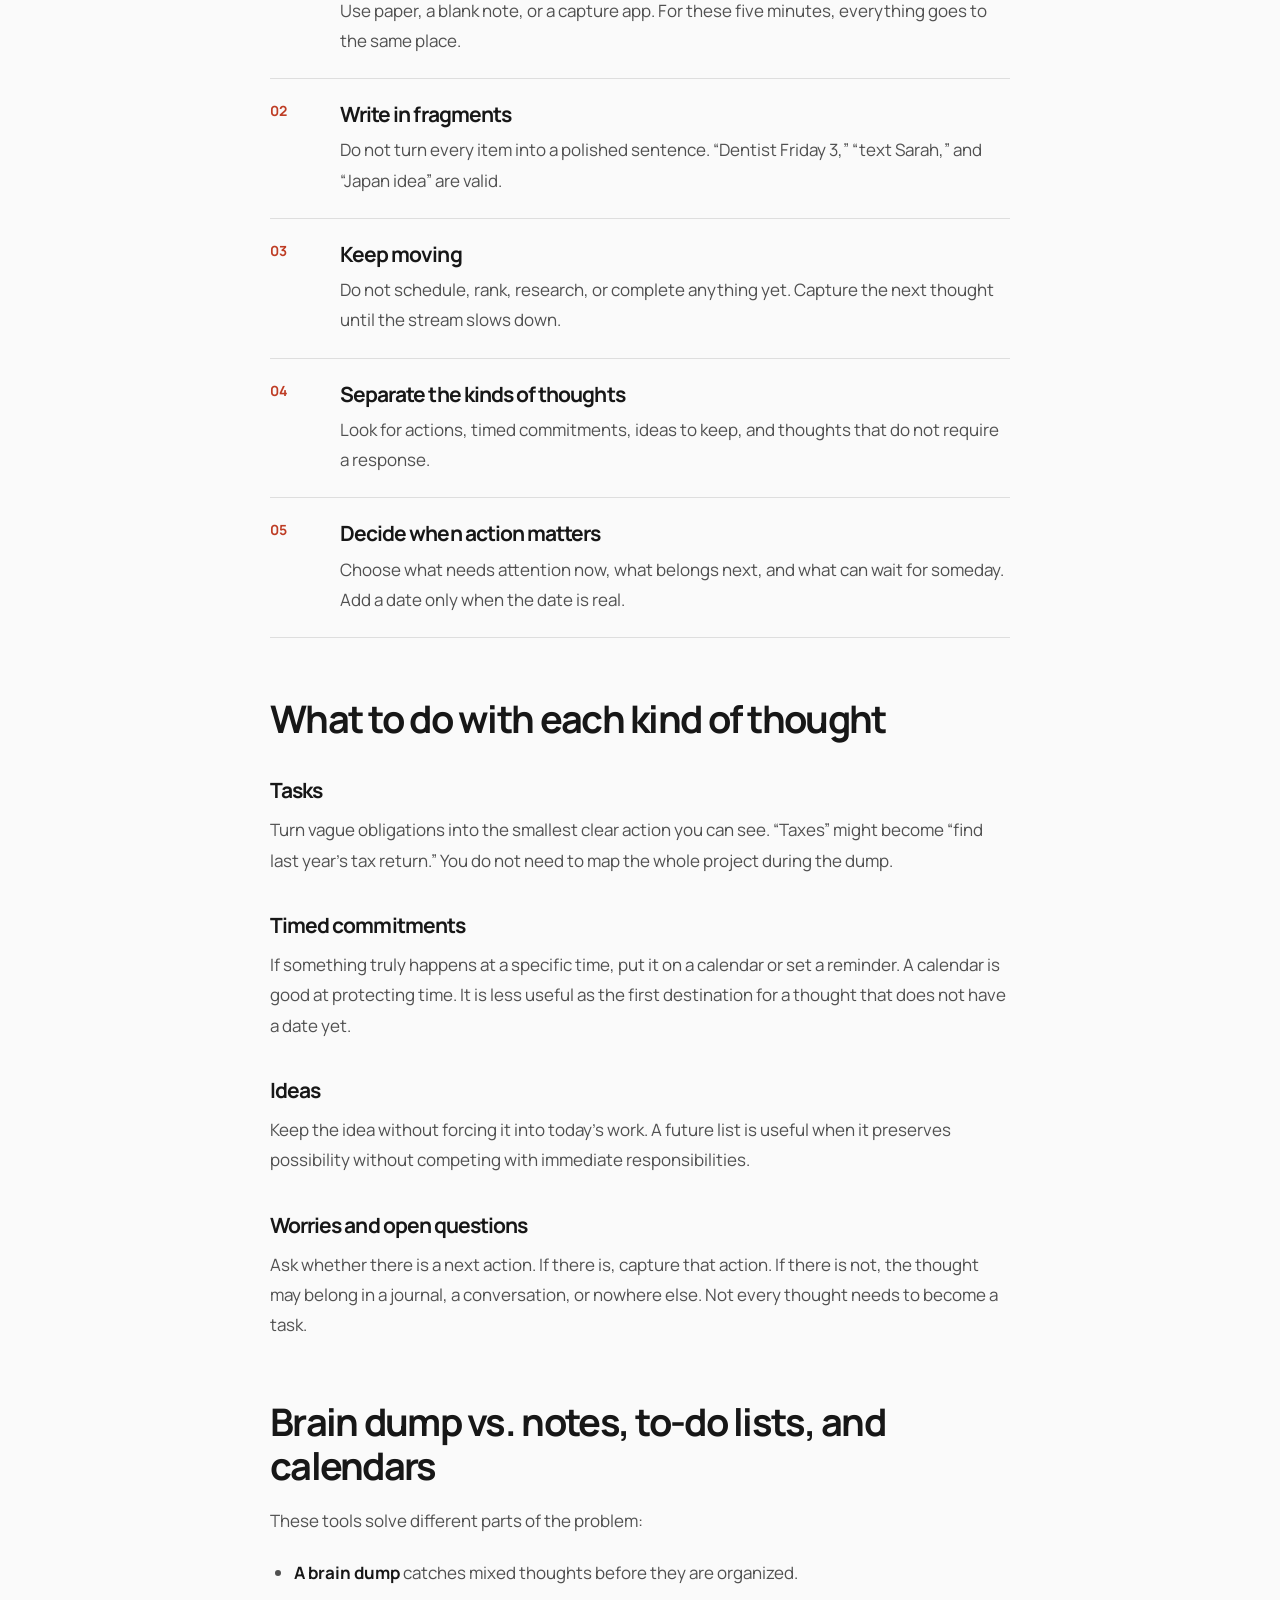
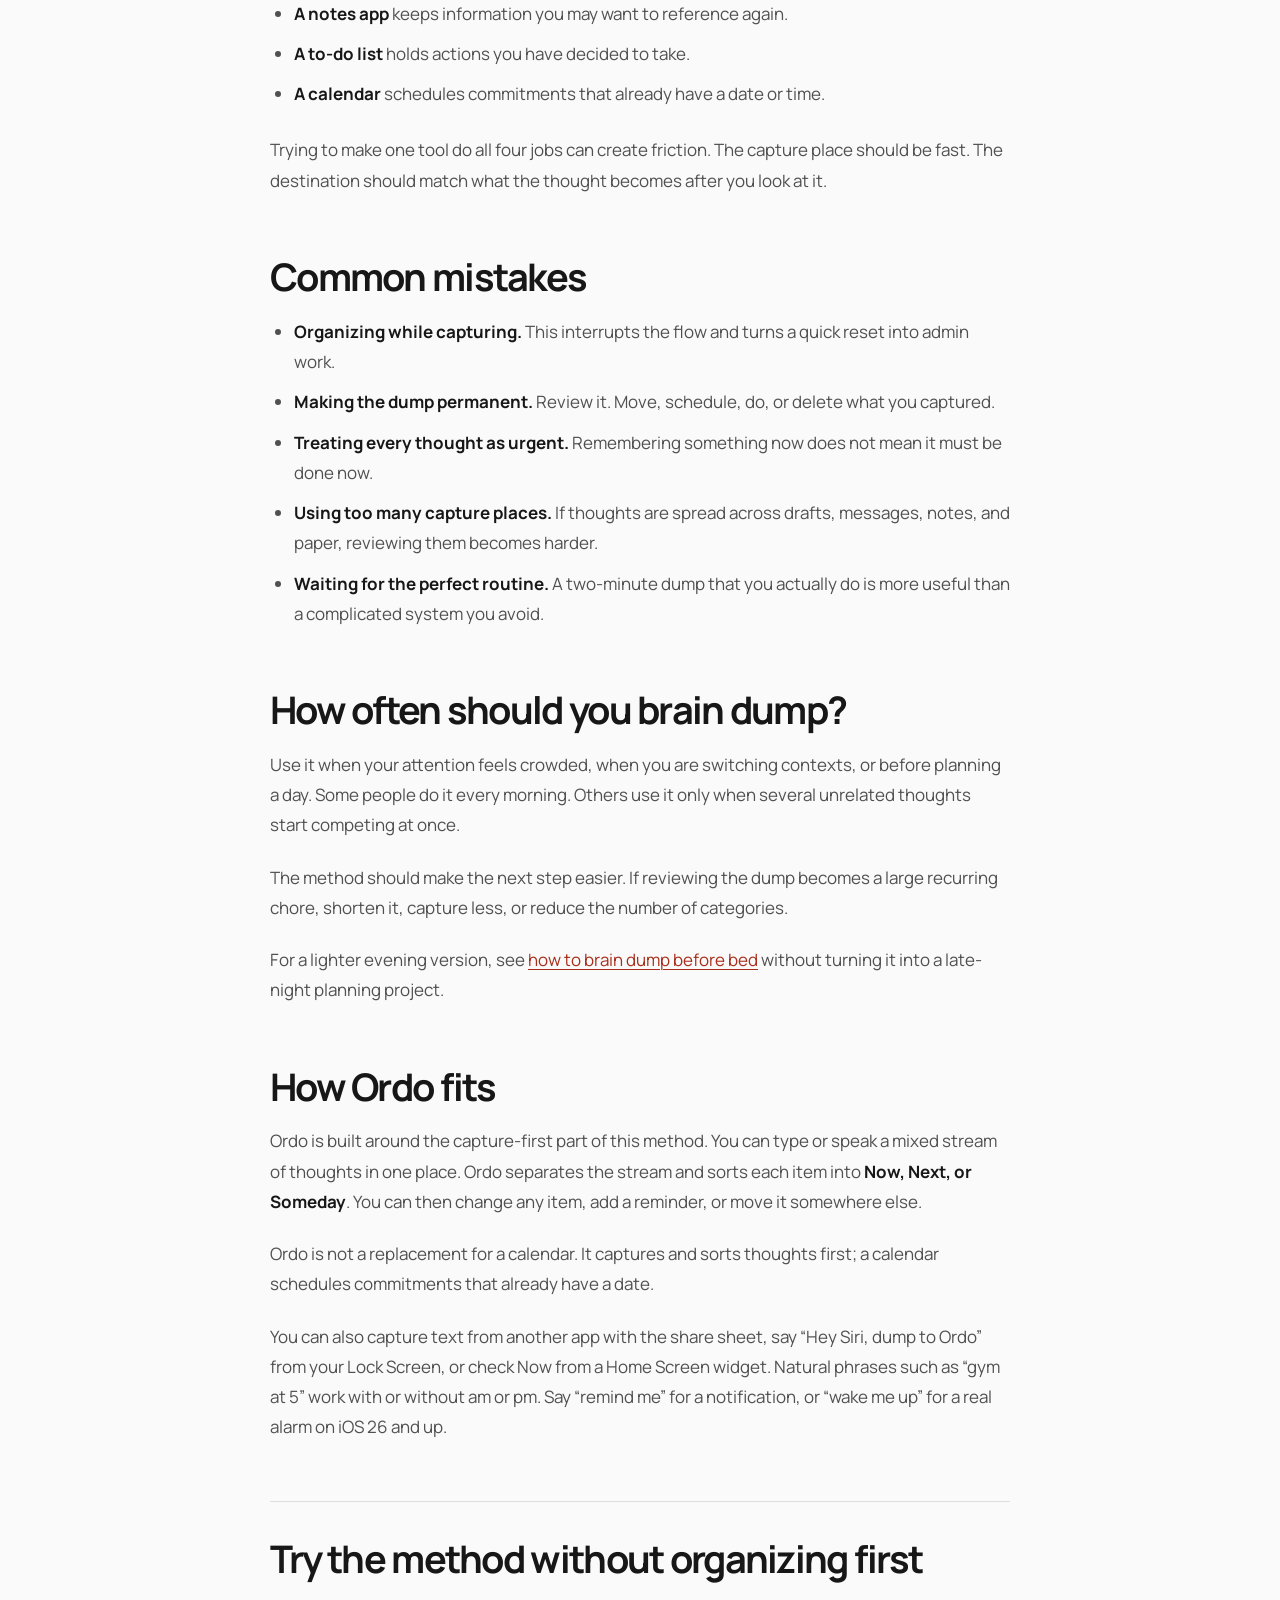
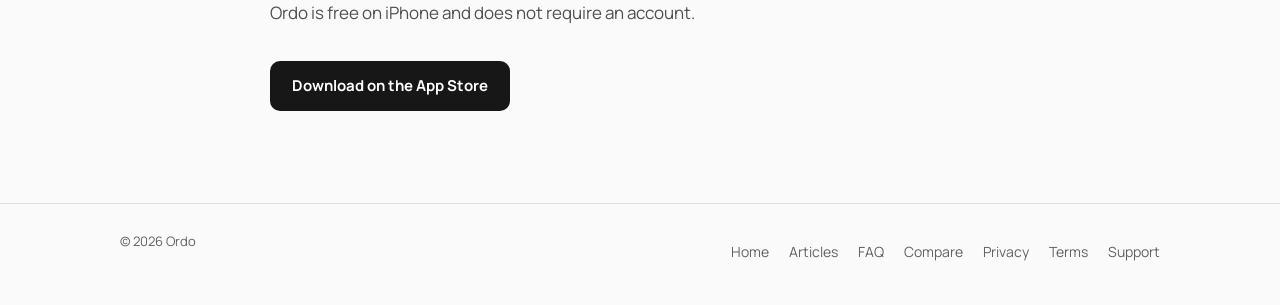
<file: articles/brain-dump-method/index.html>
<!DOCTYPE html>
<html lang="en">
<head>
  <meta charset="UTF-8">
  <meta name="viewport" content="width=device-width, initial-scale=1, viewport-fit=cover">
  <meta name="theme-color" content="#f8f3f0">
  <meta name="color-scheme" content="light">
  <meta name="robots" content="index, follow">
  <title>How to Brain Dump: A Five-Minute Method | Ordo</title>
  <meta name="description" content="Learn the brain dump method: capture every task, idea, reminder, and loose thought first, then decide what needs attention now, next, or someday.">
  <link rel="canonical" href="https://heyordo.app/articles/brain-dump-method/">
  <link rel="icon" type="image/png" sizes="96x96" href="/favicon-ordo.png">
  <link rel="icon" type="image/png" sizes="32x32" href="/favicon-ordo-32.png">
  <link rel="shortcut icon" href="/favicon.ico">
  <link rel="apple-touch-icon" sizes="180x180" href="/apple-touch-icon-ordo.png">
  <link rel="manifest" href="/site.webmanifest">
  <link rel="preconnect" href="https://fonts.googleapis.com">
  <link rel="preconnect" href="https://fonts.gstatic.com" crossorigin>
  <link href="https://fonts.googleapis.com/css2?family=Manrope:wght@400;500;600;700;800&amp;display=swap" rel="stylesheet">
  <link rel="stylesheet" href="../articles.css">
  <meta property="og:title" content="How to brain dump: a five-minute method">
  <meta property="og:description" content="Capture every loose thought first. Decide what matters afterward.">
  <meta property="og:type" content="article">
  <meta property="og:url" content="https://heyordo.app/articles/brain-dump-method/">
  <meta property="og:image" content="https://heyordo.app/social-preview.png">
  <meta name="twitter:card" content="summary_large_image">
  <script type="application/ld+json">
  {
    "@context": "https://schema.org",
    "@type": "Article",
    "headline": "How to brain dump: a five-minute method",
    "description": "A practical guide to capturing tasks, ideas, reminders, and loose thoughts before organizing them.",
    "datePublished": "2026-09-06",
    "dateModified": "2026-11-01",
    "author": {
      "@type": "Person",
      "name": "Samuel Laredo"
    },
    "publisher": {
      "@type": "Organization",
      "name": "Ordo",
      "url": "https://heyordo.app/"
    },
    "mainEntityOfPage": "https://heyordo.app/articles/brain-dump-method/"
  }
  </script>
</head>
<body>
  <a class="skip-link" href="#main">Skip to content</a>
  <header>
    <div class="wrap nav">
      <a class="brand" href="/" aria-label="Ordo home">
        <span class="brand-icon"><img src="/logo-original.png" alt="" width="40" height="40"></span>
        <span>Ordo</span>
      </a>
      <a class="nav-link" href="/articles/">All guides</a>
    </div>
  </header>

  <main id="main" tabindex="-1">
    <section class="article-hero">
      <div class="wrap">
        <p class="eyebrow">Brain dumping</p>
        <h1>How to brain dump: a five-minute method</h1>
        <p class="article-deck">A brain dump is not another list to maintain. It is a short pause between having a thought and deciding what to do with it.</p>
        <p class="article-meta">By Samuel Laredo · Updated November 1, 2026</p>
      </div>
    </section>

    <article class="article-body">
      <p>You remember an appointment while answering a message. A half-finished task shows up while you are trying to sleep. Then comes a grocery item, a project idea, and the name of someone you meant to call. None of those thoughts belongs in quite the same place, but your brain delivers them together.</p>

      <p>A brain dump gives that mixed stream one temporary landing place. You write or say everything that is taking up attention, without pausing to choose a folder, date, priority, or perfect wording. Only after the thoughts are out do you decide what deserves action.</p>

      <h2>What is a brain dump?</h2>
      <p>A brain dump is a quick, unfiltered capture of whatever is occupying your mind. It can include tasks, ideas, reminders, questions, worries, errands, names, or fragments that make sense only to you.</p>

      <p>The important part is the order of operations: <strong>capture first, organize second.</strong> If you stop to classify every thought while it is arriving, the organizing becomes another task. You may lose the next thought or avoid starting altogether.</p>

      <p>A useful brain dump does not have to be tidy. It might look like this:</p>

      <p><strong>“Finish the essay for Monday, buy shampoo, gym at six, ask Maya about the trip, remember that receipt-scanning app idea.”</strong></p>

      <p>That is enough. The goal is not a beautiful note. The goal is to stop relying on your attention to hold five unrelated things at once.</p>

      <h2>A five-minute brain dump method</h2>
      <div class="method-steps">
        <div class="method-step">
          <span>01</span>
          <div>
            <h3>Choose one capture place</h3>
            <p>Use paper, a blank note, or a capture app. For these five minutes, everything goes to the same place.</p>
          </div>
        </div>
        <div class="method-step">
          <span>02</span>
          <div>
            <h3>Write in fragments</h3>
            <p>Do not turn every item into a polished sentence. “Dentist Friday 3,” “text Sarah,” and “Japan idea” are valid.</p>
          </div>
        </div>
        <div class="method-step">
          <span>03</span>
          <div>
            <h3>Keep moving</h3>
            <p>Do not schedule, rank, research, or complete anything yet. Capture the next thought until the stream slows down.</p>
          </div>
        </div>
        <div class="method-step">
          <span>04</span>
          <div>
            <h3>Separate the kinds of thoughts</h3>
            <p>Look for actions, timed commitments, ideas to keep, and thoughts that do not require a response.</p>
          </div>
        </div>
        <div class="method-step">
          <span>05</span>
          <div>
            <h3>Decide when action matters</h3>
            <p>Choose what needs attention now, what belongs next, and what can wait for someday. Add a date only when the date is real.</p>
          </div>
        </div>
      </div>

      <h2>What to do with each kind of thought</h2>
      <h3>Tasks</h3>
      <p>Turn vague obligations into the smallest clear action you can see. “Taxes” might become “find last year's tax return.” You do not need to map the whole project during the dump.</p>

      <h3>Timed commitments</h3>
      <p>If something truly happens at a specific time, put it on a calendar or set a reminder. A calendar is good at protecting time. It is less useful as the first destination for a thought that does not have a date yet.</p>

      <h3>Ideas</h3>
      <p>Keep the idea without forcing it into today's work. A future list is useful when it preserves possibility without competing with immediate responsibilities.</p>

      <h3>Worries and open questions</h3>
      <p>Ask whether there is a next action. If there is, capture that action. If there is not, the thought may belong in a journal, a conversation, or nowhere else. Not every thought needs to become a task.</p>

      <h2>Brain dump vs. notes, to-do lists, and calendars</h2>
      <p>These tools solve different parts of the problem:</p>
      <ul>
        <li><strong>A brain dump</strong> catches mixed thoughts before they are organized.</li>
        <li><strong>A notes app</strong> keeps information you may want to reference again.</li>
        <li><strong>A to-do list</strong> holds actions you have decided to take.</li>
        <li><strong>A calendar</strong> schedules commitments that already have a date or time.</li>
      </ul>

      <p>Trying to make one tool do all four jobs can create friction. The capture place should be fast. The destination should match what the thought becomes after you look at it.</p>

      <h2>Common mistakes</h2>
      <ul>
        <li><strong>Organizing while capturing.</strong> This interrupts the flow and turns a quick reset into admin work.</li>
        <li><strong>Making the dump permanent.</strong> Review it. Move, schedule, do, or delete what you captured.</li>
        <li><strong>Treating every thought as urgent.</strong> Remembering something now does not mean it must be done now.</li>
        <li><strong>Using too many capture places.</strong> If thoughts are spread across drafts, messages, notes, and paper, reviewing them becomes harder.</li>
        <li><strong>Waiting for the perfect routine.</strong> A two-minute dump that you actually do is more useful than a complicated system you avoid.</li>
      </ul>

      <h2>How often should you brain dump?</h2>
      <p>Use it when your attention feels crowded, when you are switching contexts, or before planning a day. Some people do it every morning. Others use it only when several unrelated thoughts start competing at once.</p>

      <p>The method should make the next step easier. If reviewing the dump becomes a large recurring chore, shorten it, capture less, or reduce the number of categories.</p>
      <p>For a lighter evening version, see <a href="/articles/brain-dump-before-bed/">how to brain dump before bed</a> without turning it into a late-night planning project.</p>

      <h2>How Ordo fits</h2>
      <p>Ordo is built around the capture-first part of this method. You can type or speak a mixed stream of thoughts in one place. Ordo separates the stream and sorts each item into <strong>Now, Next, or Someday</strong>. You can then change any item, add a reminder, or move it somewhere else.</p>

      <p>Ordo is not a replacement for a calendar. It captures and sorts thoughts first; a calendar schedules commitments that already have a date.</p>

      <p>You can also capture text from another app with the share sheet, say “Hey Siri, dump to Ordo” from your Lock Screen, or check Now from a Home Screen widget. Natural phrases such as “gym at 5” work with or without am or pm. Say “remind me” for a notification, or “wake me up” for a real alarm on iOS 26 and up.</p>

      <section class="article-cta">
        <h2>Try the method without organizing first</h2>
        <p>Ordo is free on iPhone and does not require an account.</p>
        <a class="app-store-cta" href="https://apps.apple.com/app/apple-store/id6797331101?pt=129255277&amp;ct=Website&amp;mt=8">Download on the App Store</a>
      </section>
    </article>
  </main>

  <footer>
    <div class="wrap footer-inner">
      <span>© 2026 Ordo</span>
      <nav class="footer-links" aria-label="Footer links">
        <a href="/">Home</a>
        <a href="/articles/">Articles</a>
        <a href="/faq/">FAQ</a>
        <a href="/compare/">Compare</a>
        <a href="/privacy/">Privacy</a>
        <a href="/terms/">Terms</a>
        <a href="/support/">Support</a>
      </nav>
    </div>
  </footer>
<!-- Cloudflare Web Analytics -->
<script type='module' src='https://static.cloudflareinsights.com/beacon.min.js' data-cf-beacon='{"token": "1800c1b89d7c4f4d8214115383064fd0"}'></script>
<!-- End Cloudflare Web Analytics -->
</body>
</html>
</file>
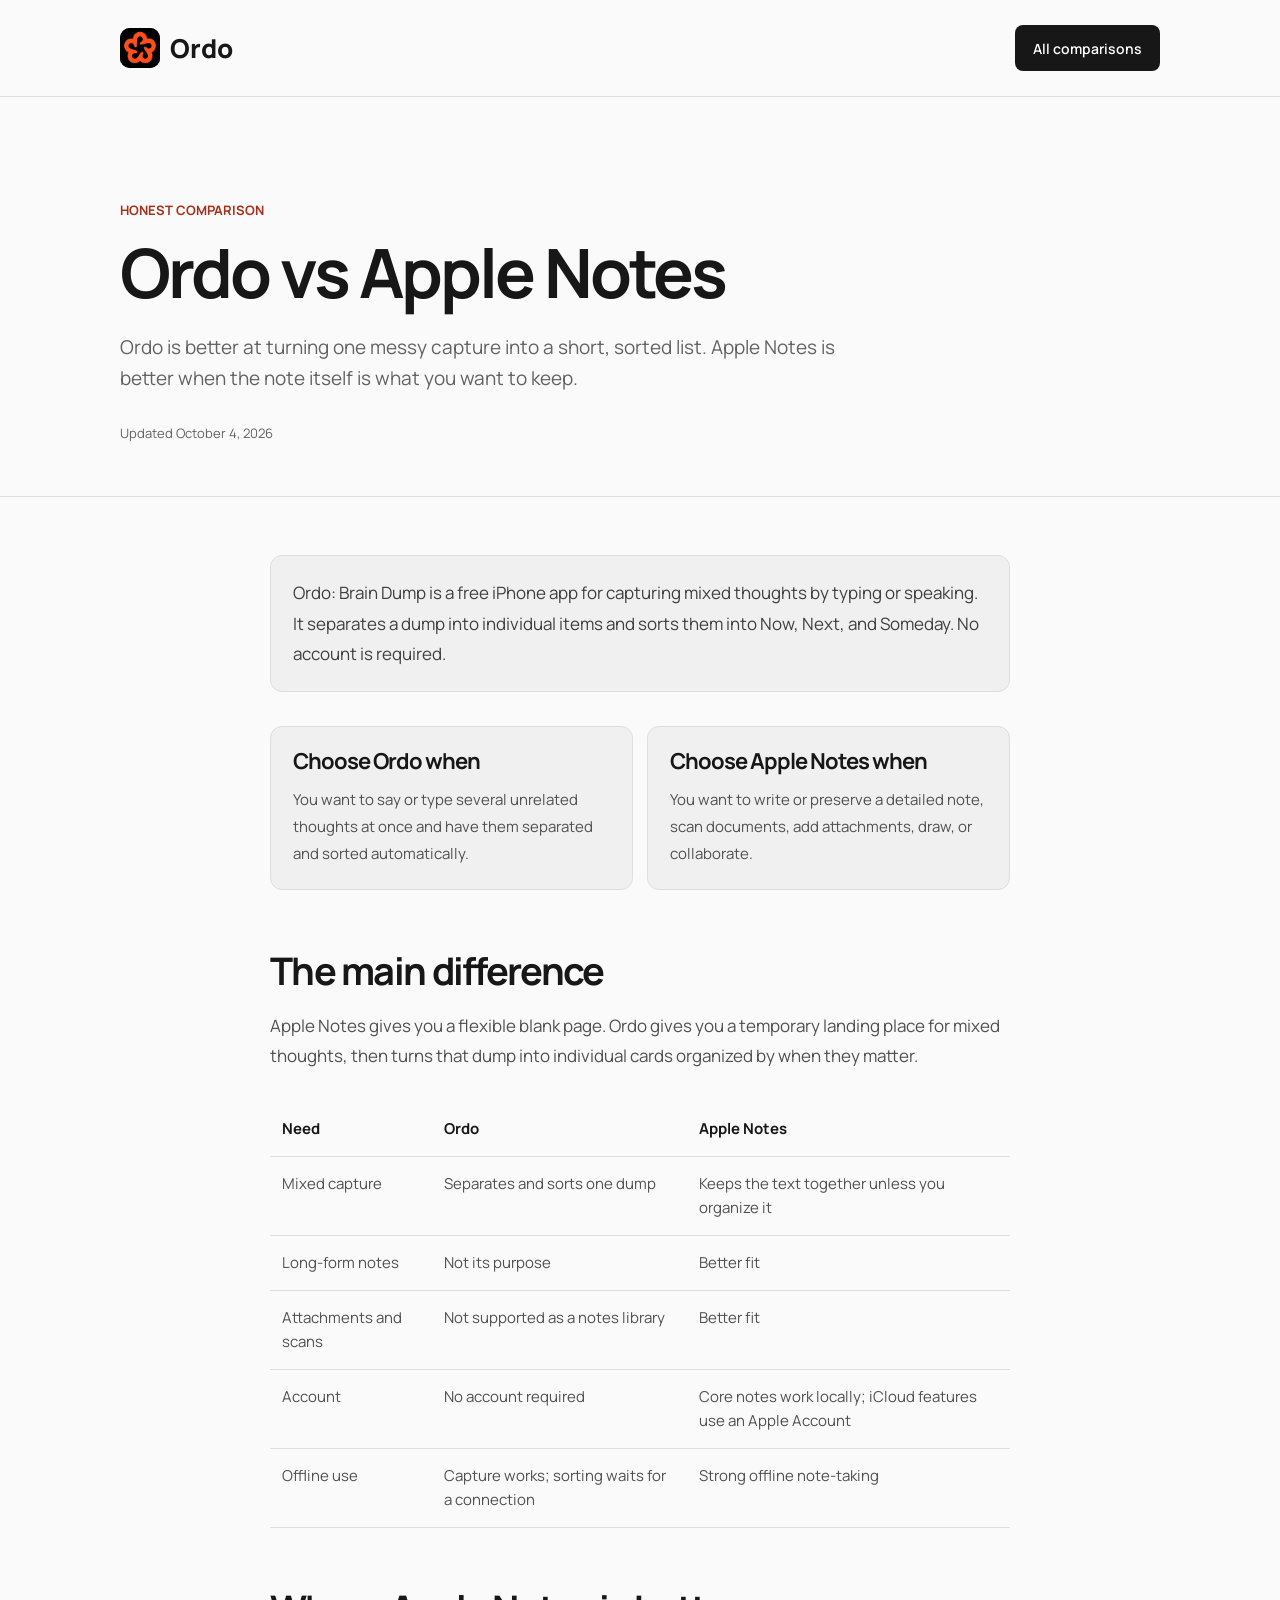
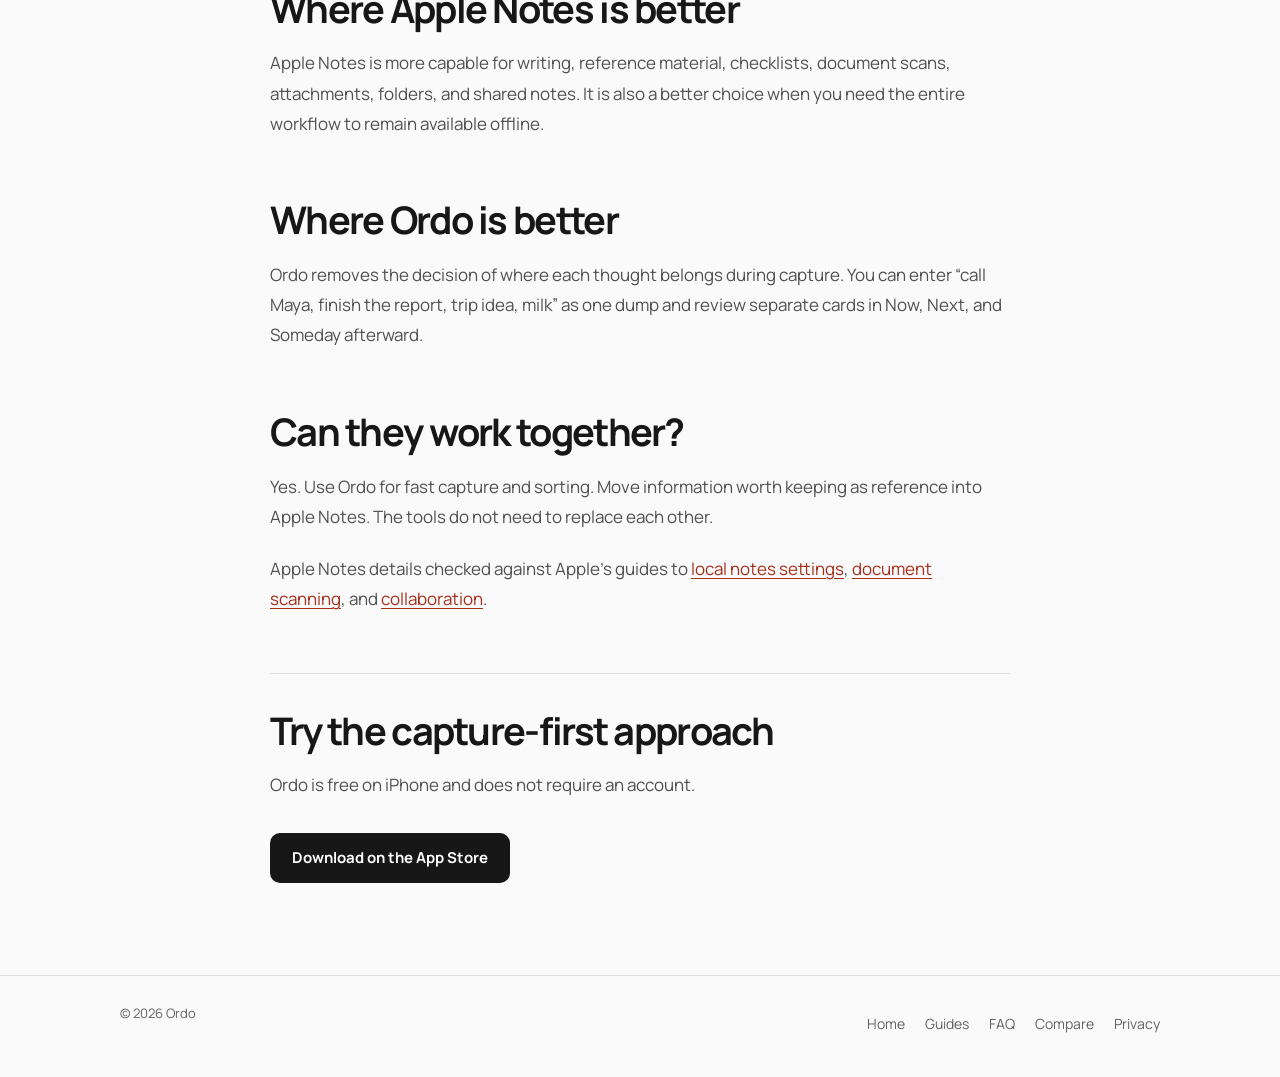
<file: compare/apple-notes/index.html>
<!DOCTYPE html>
<html lang="en">
<head>
  <meta charset="UTF-8">
  <meta name="viewport" content="width=device-width, initial-scale=1, viewport-fit=cover">
  <meta name="theme-color" content="#f8f3f0">
  <meta name="color-scheme" content="light">
  <meta name="robots" content="index, follow">
  <title>Ordo vs Apple Notes for Brain Dumps</title>
  <meta name="description" content="An honest comparison of Ordo and Apple Notes for brain dumps, quick capture, automatic sorting, long notes, attachments, and collaboration.">
  <link rel="canonical" href="https://heyordo.app/compare/apple-notes/">
  <link rel="icon" type="image/png" sizes="96x96" href="/favicon-ordo.png">
  <link rel="icon" type="image/png" sizes="32x32" href="/favicon-ordo-32.png">
  <link rel="apple-touch-icon" sizes="180x180" href="/apple-touch-icon-ordo.png">
  <link rel="manifest" href="/site.webmanifest">
  <link rel="preconnect" href="https://fonts.googleapis.com"><link rel="preconnect" href="https://fonts.gstatic.com" crossorigin>
  <link href="https://fonts.googleapis.com/css2?family=Manrope:wght@400;500;600;700;800&amp;display=swap" rel="stylesheet">
  <link rel="stylesheet" href="/articles/articles.css">
  <meta property="og:title" content="Ordo vs Apple Notes"><meta property="og:description" content="Which is better for a brain dump? It depends on what comes next."><meta property="og:type" content="article"><meta property="og:url" content="https://heyordo.app/compare/apple-notes/"><meta property="og:image" content="https://heyordo.app/social-preview.png"><meta name="twitter:card" content="summary_large_image">
  <script type="application/ld+json">{"@context":"https://schema.org","@type":"Article","headline":"Ordo vs Apple Notes for brain dumps","datePublished":"2026-10-04","dateModified":"2026-10-04","author":{"@type":"Person","name":"Samuel Laredo"},"publisher":{"@type":"Organization","name":"Ordo","url":"https://heyordo.app/"},"mainEntityOfPage":"https://heyordo.app/compare/apple-notes/"}</script>
</head>
<body>
  <a class="skip-link" href="#main">Skip to content</a>
  <header><div class="wrap nav"><a class="brand" href="/" aria-label="Ordo home"><span class="brand-icon"><img src="/logo-original.png" alt="" width="40" height="40"></span><span>Ordo</span></a><a class="nav-link" href="/compare/">All comparisons</a></div></header>
  <main id="main" tabindex="-1">
    <section class="article-hero"><div class="wrap"><p class="eyebrow">Honest comparison</p><h1>Ordo vs Apple Notes</h1><p class="article-deck">Ordo is better at turning one messy capture into a short, sorted list. Apple Notes is better when the note itself is what you want to keep.</p><p class="article-meta">Updated October 4, 2026</p></div></section>
    <article class="article-body">
      <div class="fact-line"><p>Ordo: Brain Dump is a free iPhone app for capturing mixed thoughts by typing or speaking. It separates a dump into individual items and sorts them into Now, Next, and Someday. No account is required.</p></div>
      <div class="comparison-summary"><section class="comparison-card"><h2>Choose Ordo when</h2><p>You want to say or type several unrelated thoughts at once and have them separated and sorted automatically.</p></section><section class="comparison-card"><h2>Choose Apple Notes when</h2><p>You want to write or preserve a detailed note, scan documents, add attachments, draw, or collaborate.</p></section></div>
      <h2>The main difference</h2>
      <p>Apple Notes gives you a flexible blank page. Ordo gives you a temporary landing place for mixed thoughts, then turns that dump into individual cards organized by when they matter.</p>
      <table class="comparison-table"><thead><tr><th>Need</th><th>Ordo</th><th>Apple Notes</th></tr></thead><tbody><tr><td>Mixed capture</td><td>Separates and sorts one dump</td><td>Keeps the text together unless you organize it</td></tr><tr><td>Long-form notes</td><td>Not its purpose</td><td>Better fit</td></tr><tr><td>Attachments and scans</td><td>Not supported as a notes library</td><td>Better fit</td></tr><tr><td>Account</td><td>No account required</td><td>Core notes work locally; iCloud features use an Apple Account</td></tr><tr><td>Offline use</td><td>Capture works; sorting waits for a connection</td><td>Strong offline note-taking</td></tr></tbody></table>
      <h2>Where Apple Notes is better</h2><p>Apple Notes is more capable for writing, reference material, checklists, document scans, attachments, folders, and shared notes. It is also a better choice when you need the entire workflow to remain available offline.</p>
      <h2>Where Ordo is better</h2><p>Ordo removes the decision of where each thought belongs during capture. You can enter “call Maya, finish the report, trip idea, milk” as one dump and review separate cards in Now, Next, and Someday afterward.</p>
      <h2>Can they work together?</h2><p>Yes. Use Ordo for fast capture and sorting. Move information worth keeping as reference into Apple Notes. The tools do not need to replace each other.</p>
      <p class="comparison-sources">Apple Notes details checked against Apple's guides to <a href="https://support.apple.com/guide/iphone/change-notes-settings-iph92579feda/ios">local notes settings</a>, <a href="https://support.apple.com/en-euro/guide/iphone/iph653f28965/ios">document scanning</a>, and <a href="https://support.apple.com/guide/iphone/share-and-collaborate-iphe4d04f674/26/ios/26">collaboration</a>.</p>
      <section class="article-cta"><h2>Try the capture-first approach</h2><p>Ordo is free on iPhone and does not require an account.</p><a class="app-store-cta" href="https://apps.apple.com/app/apple-store/id6797331101?pt=129255277&amp;ct=Website&amp;mt=8">Download on the App Store</a></section>
    </article>
  </main>
  <footer><div class="wrap footer-inner"><span>© 2026 Ordo</span><nav class="footer-links" aria-label="Footer links"><a href="/">Home</a><a href="/articles/">Guides</a><a href="/faq/">FAQ</a><a href="/compare/">Compare</a><a href="/privacy/">Privacy</a></nav></div></footer>
<!-- Cloudflare Web Analytics -->
<script type='module' src='https://static.cloudflareinsights.com/beacon.min.js' data-cf-beacon='{"token": "1800c1b89d7c4f4d8214115383064fd0"}'></script>
<!-- End Cloudflare Web Analytics -->
</body>
</html>
</file>
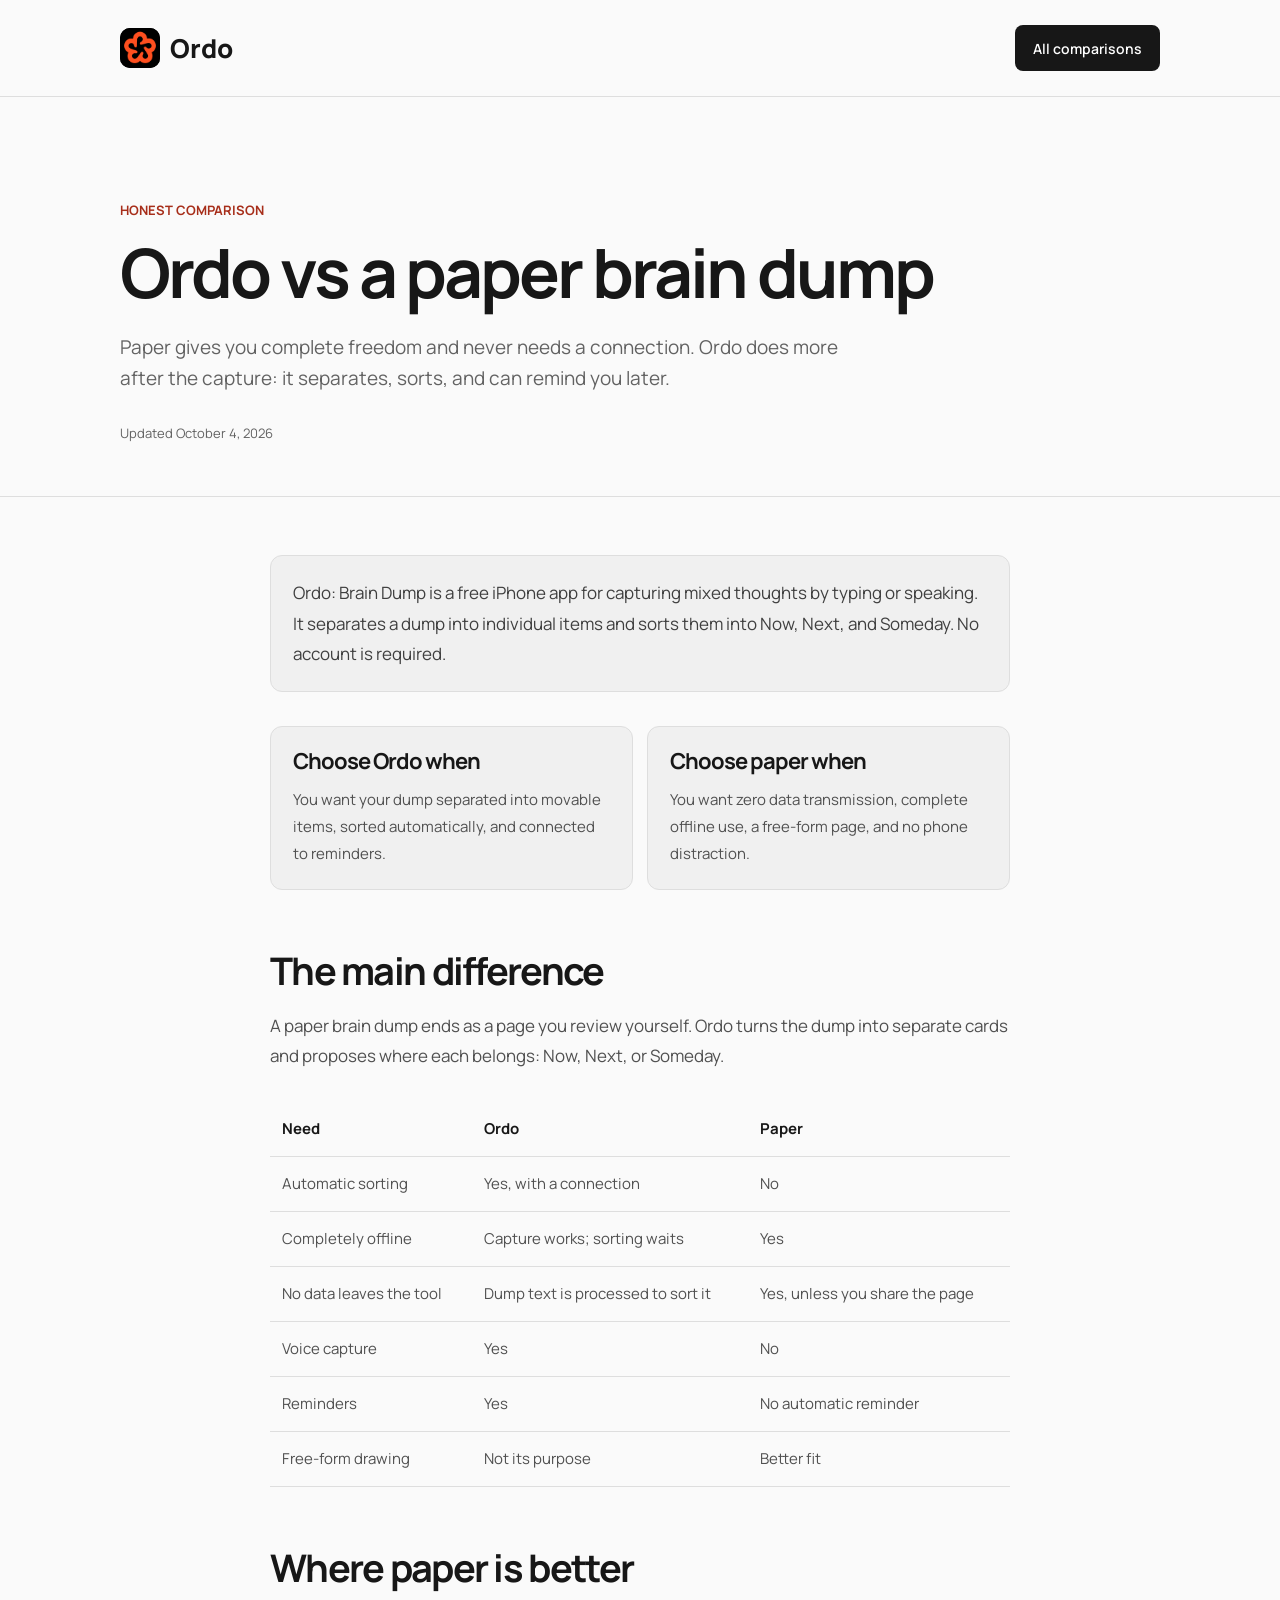
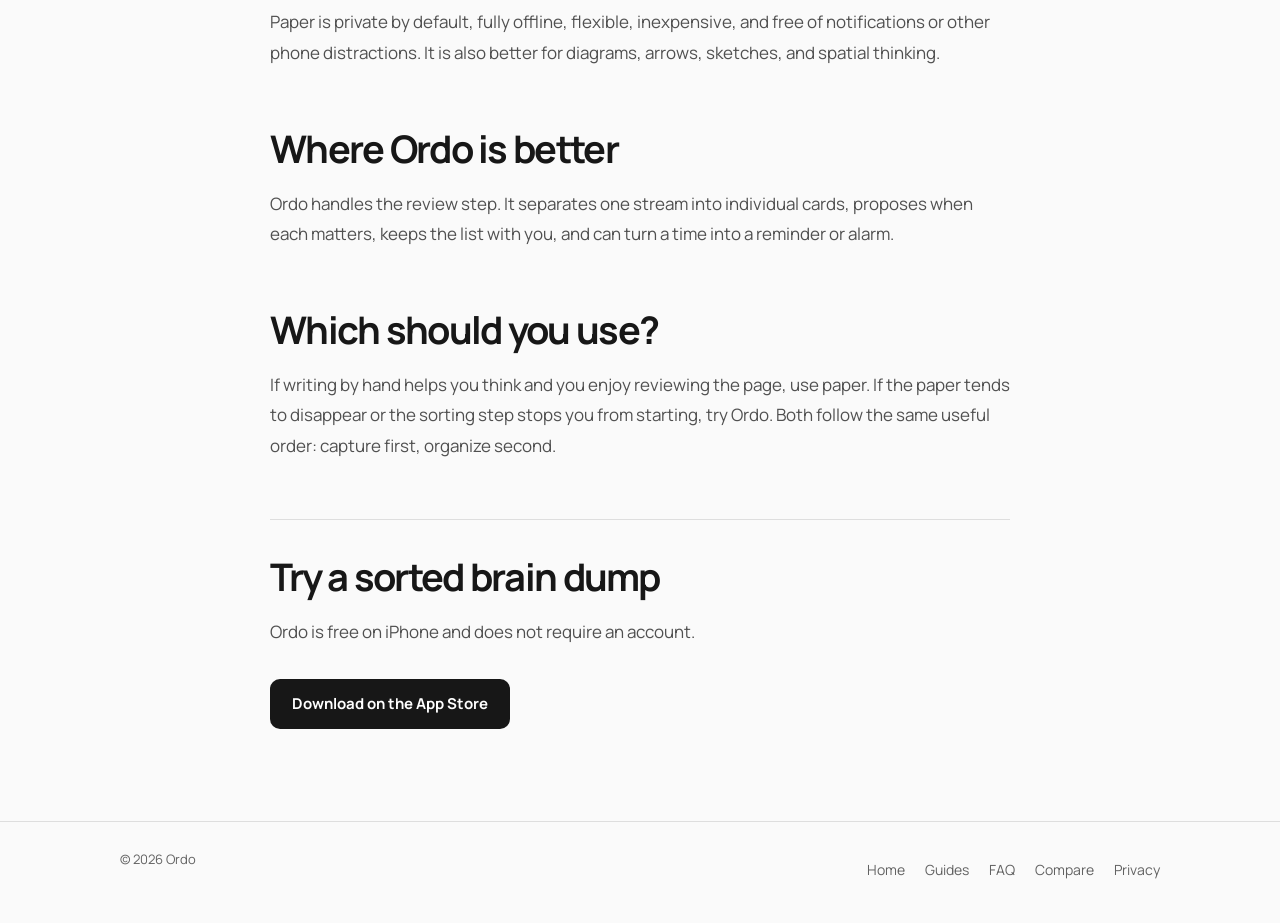
<file: compare/paper-brain-dump/index.html>
<!DOCTYPE html>
<html lang="en">
<head>
  <meta charset="UTF-8"><meta name="viewport" content="width=device-width, initial-scale=1, viewport-fit=cover"><meta name="theme-color" content="#f8f3f0"><meta name="color-scheme" content="light"><meta name="robots" content="index, follow">
  <title>Ordo vs a Paper Brain Dump</title>
  <meta name="description" content="An honest comparison of Ordo and a paper brain dump for quick capture, privacy, offline use, automatic sorting, reminders, and flexibility.">
  <link rel="canonical" href="https://heyordo.app/compare/paper-brain-dump/">
  <link rel="icon" type="image/png" sizes="96x96" href="/favicon-ordo.png"><link rel="icon" type="image/png" sizes="32x32" href="/favicon-ordo-32.png"><link rel="apple-touch-icon" sizes="180x180" href="/apple-touch-icon-ordo.png"><link rel="manifest" href="/site.webmanifest">
  <link rel="preconnect" href="https://fonts.googleapis.com"><link rel="preconnect" href="https://fonts.gstatic.com" crossorigin><link href="https://fonts.googleapis.com/css2?family=Manrope:wght@400;500;600;700;800&amp;display=swap" rel="stylesheet"><link rel="stylesheet" href="/articles/articles.css">
  <meta property="og:title" content="Ordo vs a paper brain dump"><meta property="og:description" content="Automatic sorting versus the privacy and freedom of pen and paper."><meta property="og:type" content="article"><meta property="og:url" content="https://heyordo.app/compare/paper-brain-dump/"><meta property="og:image" content="https://heyordo.app/social-preview.png"><meta name="twitter:card" content="summary_large_image">
  <script type="application/ld+json">{"@context":"https://schema.org","@type":"Article","headline":"Ordo vs a paper brain dump","datePublished":"2026-10-04","dateModified":"2026-10-04","author":{"@type":"Person","name":"Samuel Laredo"},"publisher":{"@type":"Organization","name":"Ordo","url":"https://heyordo.app/"},"mainEntityOfPage":"https://heyordo.app/compare/paper-brain-dump/"}</script>
</head>
<body>
  <a class="skip-link" href="#main">Skip to content</a>
  <header><div class="wrap nav"><a class="brand" href="/" aria-label="Ordo home"><span class="brand-icon"><img src="/logo-original.png" alt="" width="40" height="40"></span><span>Ordo</span></a><a class="nav-link" href="/compare/">All comparisons</a></div></header>
  <main id="main" tabindex="-1"><section class="article-hero"><div class="wrap"><p class="eyebrow">Honest comparison</p><h1>Ordo vs a paper brain dump</h1><p class="article-deck">Paper gives you complete freedom and never needs a connection. Ordo does more after the capture: it separates, sorts, and can remind you later.</p><p class="article-meta">Updated October 4, 2026</p></div></section>
    <article class="article-body">
      <div class="fact-line"><p>Ordo: Brain Dump is a free iPhone app for capturing mixed thoughts by typing or speaking. It separates a dump into individual items and sorts them into Now, Next, and Someday. No account is required.</p></div>
      <div class="comparison-summary"><section class="comparison-card"><h2>Choose Ordo when</h2><p>You want your dump separated into movable items, sorted automatically, and connected to reminders.</p></section><section class="comparison-card"><h2>Choose paper when</h2><p>You want zero data transmission, complete offline use, a free-form page, and no phone distraction.</p></section></div>
      <h2>The main difference</h2><p>A paper brain dump ends as a page you review yourself. Ordo turns the dump into separate cards and proposes where each belongs: Now, Next, or Someday.</p>
      <table class="comparison-table"><thead><tr><th>Need</th><th>Ordo</th><th>Paper</th></tr></thead><tbody><tr><td>Automatic sorting</td><td>Yes, with a connection</td><td>No</td></tr><tr><td>Completely offline</td><td>Capture works; sorting waits</td><td>Yes</td></tr><tr><td>No data leaves the tool</td><td>Dump text is processed to sort it</td><td>Yes, unless you share the page</td></tr><tr><td>Voice capture</td><td>Yes</td><td>No</td></tr><tr><td>Reminders</td><td>Yes</td><td>No automatic reminder</td></tr><tr><td>Free-form drawing</td><td>Not its purpose</td><td>Better fit</td></tr></tbody></table>
      <h2>Where paper is better</h2><p>Paper is private by default, fully offline, flexible, inexpensive, and free of notifications or other phone distractions. It is also better for diagrams, arrows, sketches, and spatial thinking.</p>
      <h2>Where Ordo is better</h2><p>Ordo handles the review step. It separates one stream into individual cards, proposes when each matters, keeps the list with you, and can turn a time into a reminder or alarm.</p>
      <h2>Which should you use?</h2><p>If writing by hand helps you think and you enjoy reviewing the page, use paper. If the paper tends to disappear or the sorting step stops you from starting, try Ordo. Both follow the same useful order: capture first, organize second.</p>
      <section class="article-cta"><h2>Try a sorted brain dump</h2><p>Ordo is free on iPhone and does not require an account.</p><a class="app-store-cta" href="https://apps.apple.com/app/apple-store/id6797331101?pt=129255277&amp;ct=Website&amp;mt=8">Download on the App Store</a></section>
    </article>
  </main>
  <footer><div class="wrap footer-inner"><span>© 2026 Ordo</span><nav class="footer-links" aria-label="Footer links"><a href="/">Home</a><a href="/articles/">Guides</a><a href="/faq/">FAQ</a><a href="/compare/">Compare</a><a href="/privacy/">Privacy</a></nav></div></footer>
<!-- Cloudflare Web Analytics -->
<script type='module' src='https://static.cloudflareinsights.com/beacon.min.js' data-cf-beacon='{"token": "1800c1b89d7c4f4d8214115383064fd0"}'></script>
<!-- End Cloudflare Web Analytics -->
</body>
</html>
</file>
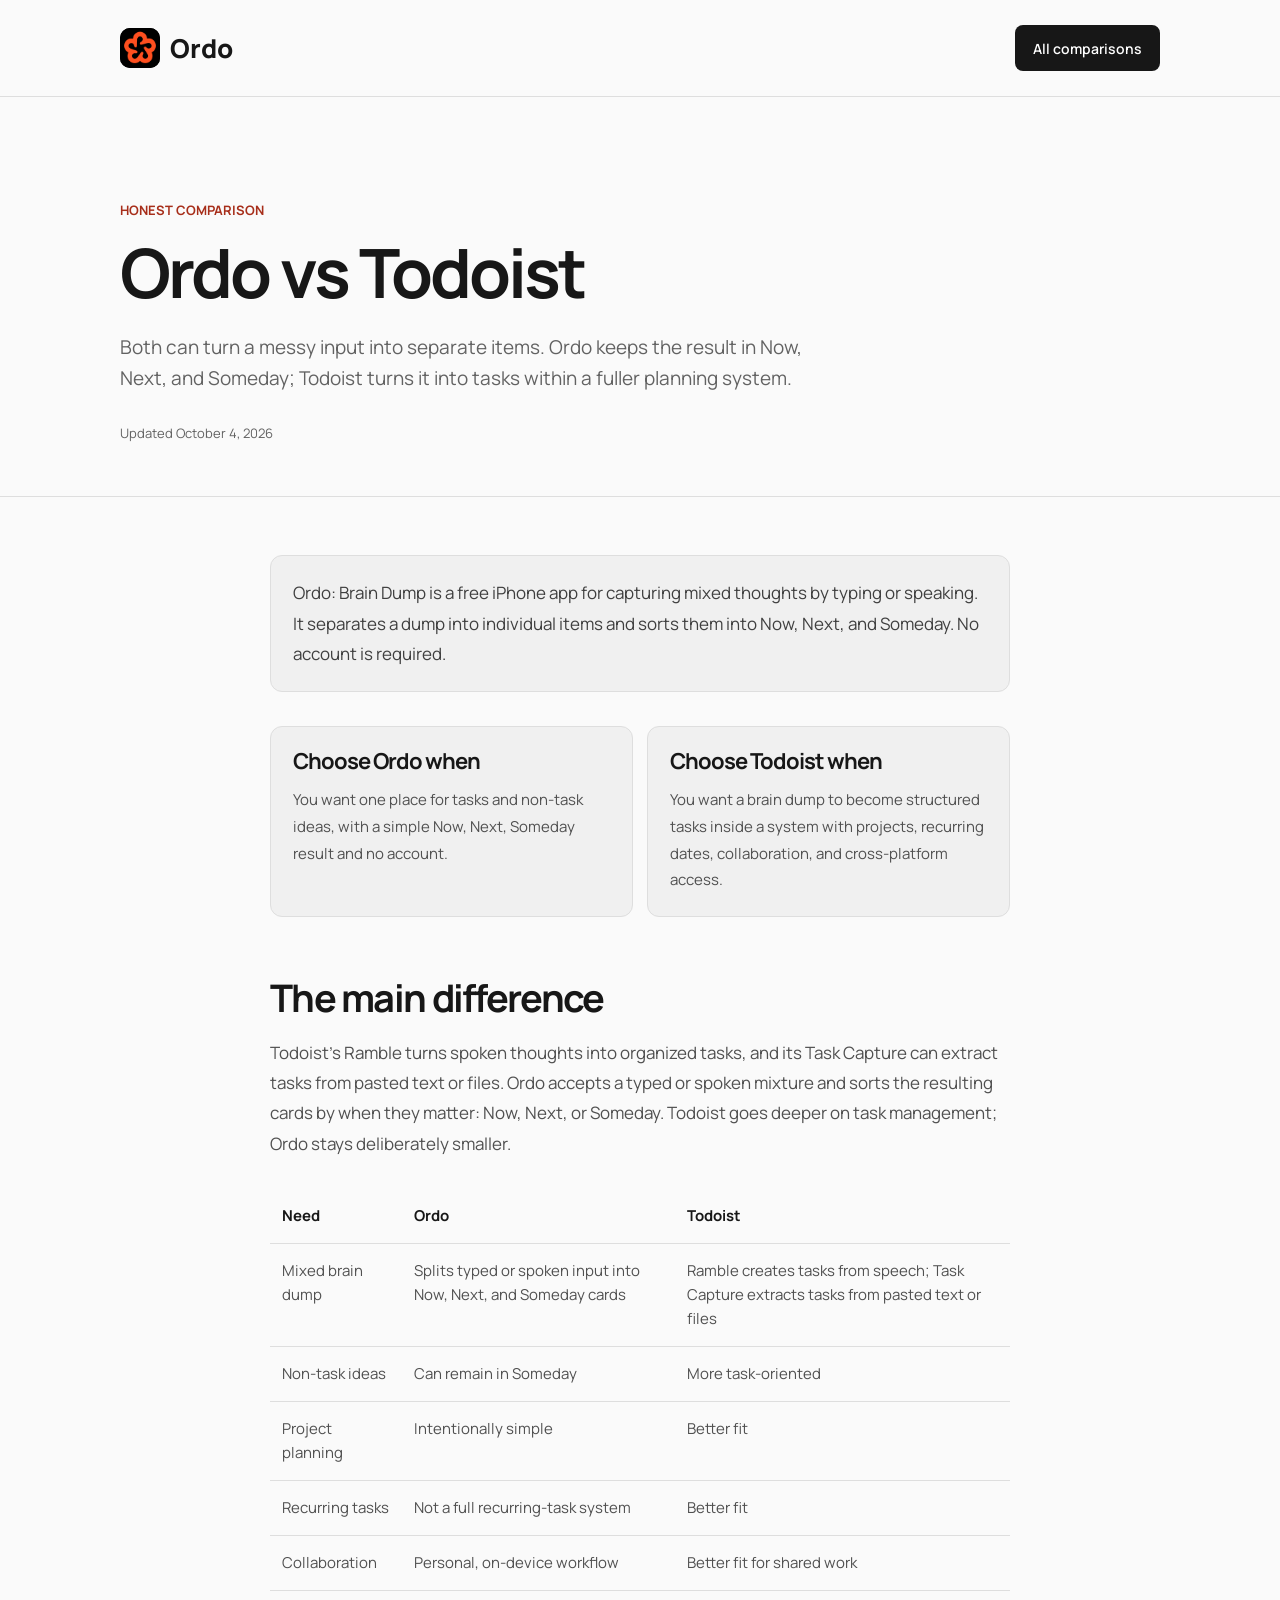
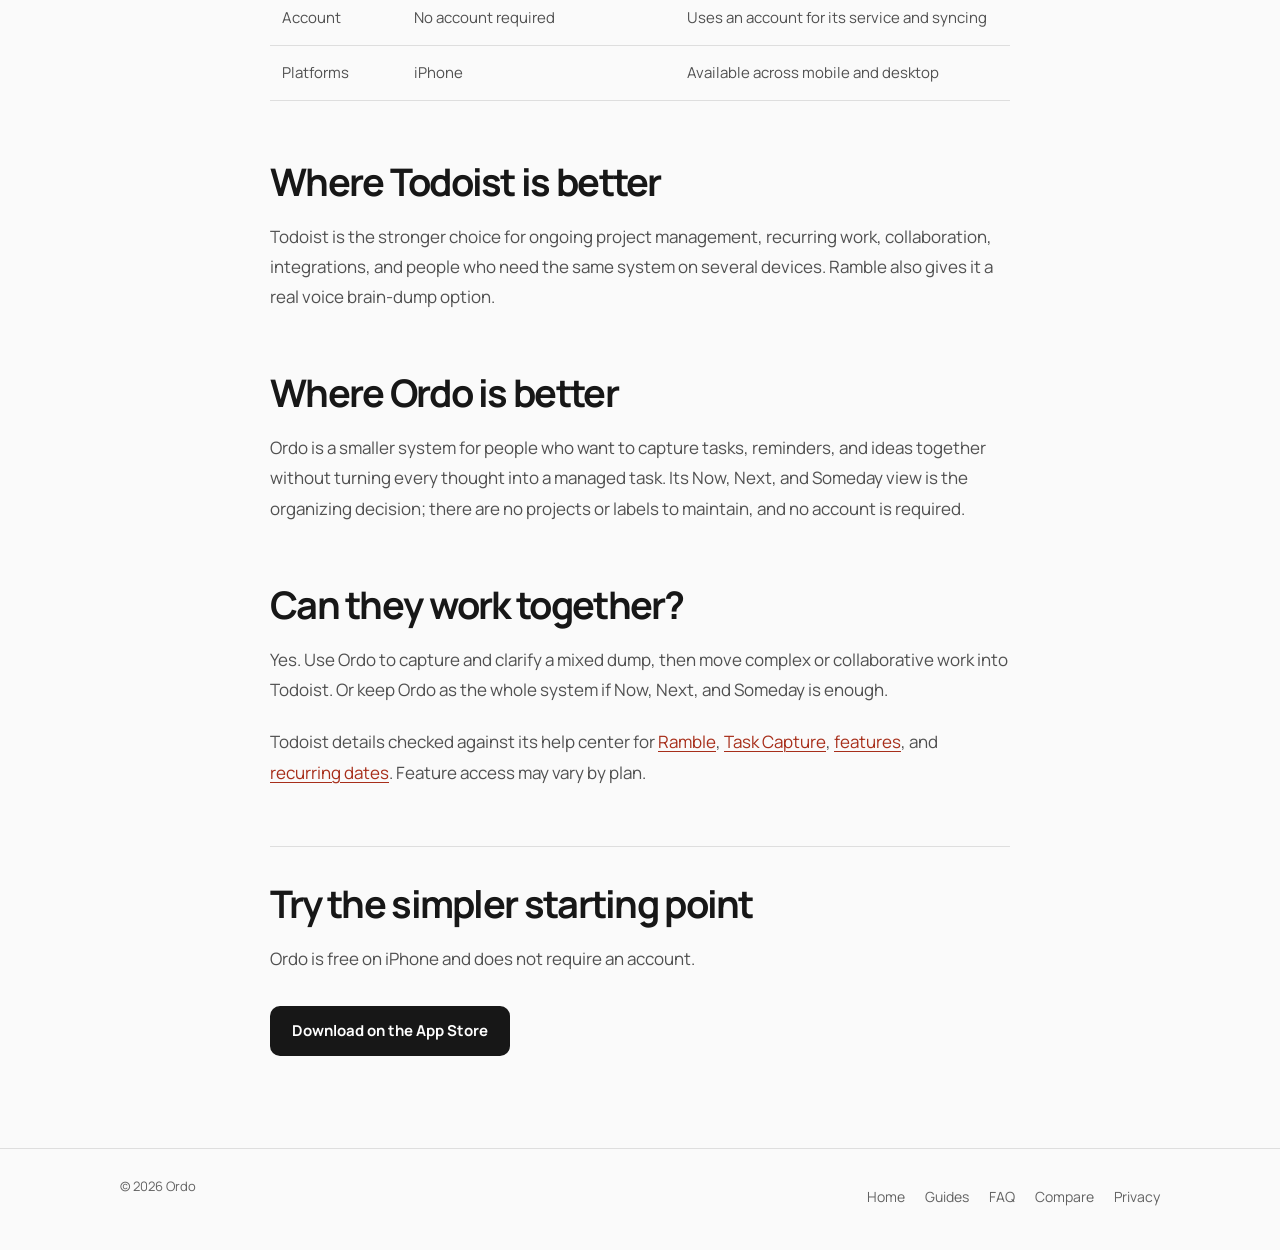
<file: compare/todoist/index.html>
<!DOCTYPE html>
<html lang="en">
<head>
  <meta charset="UTF-8"><meta name="viewport" content="width=device-width, initial-scale=1, viewport-fit=cover"><meta name="theme-color" content="#f8f3f0"><meta name="color-scheme" content="light"><meta name="robots" content="index, follow">
  <title>Ordo vs Todoist for Brain Dumps and Tasks</title>
  <meta name="description" content="An honest comparison of Ordo and Todoist for brain dumps, quick capture, projects, recurring tasks, collaboration, and cross-platform planning.">
  <link rel="canonical" href="https://heyordo.app/compare/todoist/">
  <link rel="icon" type="image/png" sizes="96x96" href="/favicon-ordo.png"><link rel="icon" type="image/png" sizes="32x32" href="/favicon-ordo-32.png"><link rel="apple-touch-icon" sizes="180x180" href="/apple-touch-icon-ordo.png"><link rel="manifest" href="/site.webmanifest">
  <link rel="preconnect" href="https://fonts.googleapis.com"><link rel="preconnect" href="https://fonts.gstatic.com" crossorigin><link href="https://fonts.googleapis.com/css2?family=Manrope:wght@400;500;600;700;800&amp;display=swap" rel="stylesheet"><link rel="stylesheet" href="/articles/articles.css">
  <meta property="og:title" content="Ordo vs Todoist"><meta property="og:description" content="A focused brain dump app compared with a full task manager."><meta property="og:type" content="article"><meta property="og:url" content="https://heyordo.app/compare/todoist/"><meta property="og:image" content="https://heyordo.app/social-preview.png"><meta name="twitter:card" content="summary_large_image">
  <script type="application/ld+json">{"@context":"https://schema.org","@type":"Article","headline":"Ordo vs Todoist for brain dumps and tasks","datePublished":"2026-10-04","dateModified":"2026-10-04","author":{"@type":"Person","name":"Samuel Laredo"},"publisher":{"@type":"Organization","name":"Ordo","url":"https://heyordo.app/"},"mainEntityOfPage":"https://heyordo.app/compare/todoist/"}</script>
</head>
<body>
  <a class="skip-link" href="#main">Skip to content</a>
  <header><div class="wrap nav"><a class="brand" href="/" aria-label="Ordo home"><span class="brand-icon"><img src="/logo-original.png" alt="" width="40" height="40"></span><span>Ordo</span></a><a class="nav-link" href="/compare/">All comparisons</a></div></header>
  <main id="main" tabindex="-1"><section class="article-hero"><div class="wrap"><p class="eyebrow">Honest comparison</p><h1>Ordo vs Todoist</h1><p class="article-deck">Both can turn a messy input into separate items. Ordo keeps the result in Now, Next, and Someday; Todoist turns it into tasks within a fuller planning system.</p><p class="article-meta">Updated October 4, 2026</p></div></section>
    <article class="article-body">
      <div class="fact-line"><p>Ordo: Brain Dump is a free iPhone app for capturing mixed thoughts by typing or speaking. It separates a dump into individual items and sorts them into Now, Next, and Someday. No account is required.</p></div>
      <div class="comparison-summary"><section class="comparison-card"><h2>Choose Ordo when</h2><p>You want one place for tasks and non-task ideas, with a simple Now, Next, Someday result and no account.</p></section><section class="comparison-card"><h2>Choose Todoist when</h2><p>You want a brain dump to become structured tasks inside a system with projects, recurring dates, collaboration, and cross-platform access.</p></section></div>
      <h2>The main difference</h2><p>Todoist's Ramble turns spoken thoughts into organized tasks, and its Task Capture can extract tasks from pasted text or files. Ordo accepts a typed or spoken mixture and sorts the resulting cards by when they matter: Now, Next, or Someday. Todoist goes deeper on task management; Ordo stays deliberately smaller.</p>
      <table class="comparison-table"><thead><tr><th>Need</th><th>Ordo</th><th>Todoist</th></tr></thead><tbody><tr><td>Mixed brain dump</td><td>Splits typed or spoken input into Now, Next, and Someday cards</td><td>Ramble creates tasks from speech; Task Capture extracts tasks from pasted text or files</td></tr><tr><td>Non-task ideas</td><td>Can remain in Someday</td><td>More task-oriented</td></tr><tr><td>Project planning</td><td>Intentionally simple</td><td>Better fit</td></tr><tr><td>Recurring tasks</td><td>Not a full recurring-task system</td><td>Better fit</td></tr><tr><td>Collaboration</td><td>Personal, on-device workflow</td><td>Better fit for shared work</td></tr><tr><td>Account</td><td>No account required</td><td>Uses an account for its service and syncing</td></tr><tr><td>Platforms</td><td>iPhone</td><td>Available across mobile and desktop</td></tr></tbody></table>
      <h2>Where Todoist is better</h2><p>Todoist is the stronger choice for ongoing project management, recurring work, collaboration, integrations, and people who need the same system on several devices. Ramble also gives it a real voice brain-dump option.</p>
      <h2>Where Ordo is better</h2><p>Ordo is a smaller system for people who want to capture tasks, reminders, and ideas together without turning every thought into a managed task. Its Now, Next, and Someday view is the organizing decision; there are no projects or labels to maintain, and no account is required.</p>
      <h2>Can they work together?</h2><p>Yes. Use Ordo to capture and clarify a mixed dump, then move complex or collaborative work into Todoist. Or keep Ordo as the whole system if Now, Next, and Someday is enough.</p>
      <p class="comparison-sources">Todoist details checked against its help center for <a href="https://www.todoist.com/help/todoist/product-updates/turn-your-scattered-thoughts-into-clear-tasks-ramble-jan-21-2026-HhmP8ue8R">Ramble</a>, <a href="https://www.todoist.com/help/todoist/product-updates/capture-tasks-from-text-and-images-february-5-0W88IbvvW">Task Capture</a>, <a href="https://www.todoist.com/help/todoist/features">features</a>, and <a href="https://www.todoist.com/help/todoist/features/introduction-to-recurring-dates-YUYVJJAV">recurring dates</a>. Feature access may vary by plan.</p>
      <section class="article-cta"><h2>Try the simpler starting point</h2><p>Ordo is free on iPhone and does not require an account.</p><a class="app-store-cta" href="https://apps.apple.com/app/apple-store/id6797331101?pt=129255277&amp;ct=Website&amp;mt=8">Download on the App Store</a></section>
    </article>
  </main>
  <footer><div class="wrap footer-inner"><span>© 2026 Ordo</span><nav class="footer-links" aria-label="Footer links"><a href="/">Home</a><a href="/articles/">Guides</a><a href="/faq/">FAQ</a><a href="/compare/">Compare</a><a href="/privacy/">Privacy</a></nav></div></footer>
<!-- Cloudflare Web Analytics -->
<script type='module' src='https://static.cloudflareinsights.com/beacon.min.js' data-cf-beacon='{"token": "1800c1b89d7c4f4d8214115383064fd0"}'></script>
<!-- End Cloudflare Web Analytics -->
</body>
</html>
</file>
<file: site.css>
:root {
  color-scheme: light;
  --paper: #fafafa;
  --ink: #171717;
  --muted: #626262;
  --line: #dedede;
  --coral: #e6563a;
  --coral-dark: #be3c24;
  --sans: "Manrope", -apple-system, BlinkMacSystemFont, "Segoe UI", sans-serif;
}
* { box-sizing: border-box; }
html { scroll-behavior: smooth; scroll-padding-top: 32px; }
body { margin: 0; background: var(--paper); color: var(--ink); font-family: var(--sans); -webkit-font-smoothing: antialiased; }
a { color: inherit; text-decoration: none; }
a:focus-visible { outline: 3px solid var(--coral-dark); outline-offset: 6px; }
::selection { color: var(--ink); background: #ffc8b9; }
.wrap { width: min(100% - 96px, 1200px); margin-inline: auto; }
.skip-link { position: absolute; top: -80px; left: 24px; z-index: 100; background: var(--ink); color: white; padding: 16px; border-radius: 8px; }
.skip-link:focus { top: 12px; }
.site-header { border-bottom: 1px solid var(--line); }
.nav { display: flex; justify-content: space-between; align-items: center; flex-wrap: wrap; gap: 16px 24px; min-height: 96px; padding-block: 14px; }
.brand { display: inline-flex; align-items: center; gap: 10px; font-size: 26px; letter-spacing: -1px; font-weight: 800; flex-shrink: 0; }
.brand-icon { display: block; width: 40px; height: 40px; flex-shrink: 0; overflow: hidden; border-radius: 10px; background: #000; }
.brand-icon img { display: block; width: 100%; height: 100%; transform: scale(1.16); }
.nav-links { display: flex; align-items: center; flex-wrap: wrap; gap: 16px 32px; }
.nav-text { font-size: 14px; font-weight: 600; padding-block: 14px; }
.nav-text:hover, .footer-links a:hover { color: var(--coral-dark); }
.button { display: inline-flex; align-items: center; justify-content: center; gap: 24px; min-height: 60px; padding: 17px 24px; background: var(--ink); color: #fff; border: 1px solid var(--ink); border-radius: 10px; font-weight: 700; font-size: 15px; line-height: 1.5; transition: background 160ms, transform 160ms; }
.button span { font-size: 22px; line-height: 1; }
.button:hover { background: #333; transform: translateY(-2px); }
.button-small { min-height: 46px; padding: 10px 18px; gap: 24px; font-size: 14px; border-radius: 8px; }
.hero-actions .button, .closing .button { background: var(--coral); border-color: var(--coral); color: var(--ink); }
.hero-actions .button:hover, .closing .button:hover { background: #f16a4f; border-color: #f16a4f; }
.hero { display: grid; grid-template-columns: 1fr 1fr; align-items: center; gap: 56px; padding-block: 76px 94px; }
.eyebrow { margin: 0 0 24px; font-size: 14px; line-height: 1.6; font-weight: 600; }
.hero .eyebrow { display: flex; align-items: center; gap: 9px; color: #525252; }
.status-dot { width: 7px; height: 7px; border-radius: 50%; background: var(--coral); flex-shrink: 0; }
h1, h2, h3, p { overflow-wrap: break-word; }
h1 { font-size: clamp(64px, 7.4vw, 104px); font-weight: 800; letter-spacing: -.075em; line-height: .99; margin: 0; }
h1 > span { color: var(--coral-dark); }
.hero-copy { max-width: 440px; margin: 28px 0 0; color: var(--muted); font-size: 18px; line-height: 1.75; letter-spacing: -.015em; }
.hero-actions { margin-top: 30px; }
.availability { margin: 12px 0 0; font-size: 13px; line-height: 1.6; color: var(--muted); }
.text-link { display: inline-flex; align-items: center; gap: 22px; margin-top: 32px; font-size: 14px; font-weight: 600; padding-block: 8px; }
.text-link span { color: var(--coral-dark); font-size: 20px; }
.text-link:hover { color: var(--coral-dark); }
.hero-product { position: relative; isolation: isolate; min-width: 0; padding-top: 20px; }
.hero-product::before { content: ''; position: absolute; z-index: -1; inset: 10% -3% 0; background: radial-gradient(ellipse at 50% 48%, rgba(230, 86, 58, .16), rgba(230, 86, 58, .06) 48%, transparent 74%); pointer-events: none; }
.product-heading { display: flex; justify-content: space-between; padding-bottom: 18px; border-bottom: 1px solid var(--line); font-size: 12px; letter-spacing: .12em; font-weight: 600; color: var(--muted); }
.product-heading > span:last-child { font-size: 24px; color: var(--coral-dark); line-height: 1; }
.phone-pair { display: flex; align-items: start; gap: 18px; padding: 30px 0 18px; overflow-x: auto; overscroll-behavior-inline: contain; scroll-snap-type: x mandatory; scrollbar-width: thin; scrollbar-color: #d8a193 transparent; }
.phone { flex: 0 0 min(48%, 286px); min-width: 0; margin: 0; scroll-snap-align: start; }
.phone-pair:focus-visible { outline: 3px solid var(--coral-dark); outline-offset: 5px; border-radius: 8px; }
.screen-hint { display: flex; justify-content: space-between; gap: 16px; margin: 12px 0 0; color: var(--muted); font-size: 13px; line-height: 1.6; }
.screen-hint span { color: var(--coral-dark); }
.phone img { display: block; width: 100%; height: auto; border: 1px solid #e3ddd9; border-radius: 16px; box-shadow: 0 18px 38px -28px #0009; }
.phone figcaption { font-size: 14px; line-height: 1.5; font-weight: 600; margin-top: 18px; }
.phone figcaption span { color: var(--coral-dark); margin-right: 10px; font-size: 12px; }
.what-section { border-top: 1px solid var(--line); padding-block: 72px; }
.what-grid { display: grid; grid-template-columns: .7fr 1.6fr; gap: 64px; align-items: start; }
.what-grid > .eyebrow { margin: 8px 0 0; color: var(--coral-dark); }
.what-grid h2 { margin: 0; font-size: clamp(34px, 4vw, 52px); line-height: 1.12; letter-spacing: -.06em; }
.what-grid > div > p { max-width: 760px; margin: 22px 0 0; color: var(--muted); font-size: 18px; line-height: 1.75; }
.what-links { display: flex; flex-wrap: wrap; gap: 18px 32px; margin-top: 28px; }
.what-links a { display: inline-flex; align-items: center; gap: 14px; font-size: 14px; font-weight: 700; }
.what-links a span { color: var(--coral-dark); font-size: 20px; }
.what-links a:hover { color: var(--coral-dark); }
.release-section { border-block: 1px solid var(--line); padding-block: 86px 82px; background: #f8f3f0; }
.release-heading { display: flex; justify-content: space-between; align-items: end; gap: 48px; }
.release-status { display: flex; align-items: center; gap: 10px; margin-bottom: 18px; color: var(--coral-dark); }
.release-heading h2 { margin: 0; font-size: clamp(42px, 5vw, 66px); line-height: 1.08; letter-spacing: -.065em; }
.release-heading > p { max-width: 340px; margin: 0 0 5px; color: var(--muted); font-size: 16px; line-height: 1.7; }
.capture-grid { display: grid; grid-template-columns: repeat(3, minmax(0, 1fr)); gap: 20px; margin-top: 46px; }
.capture-feature { min-height: 250px; display: flex; flex-direction: column; padding: 26px; border: 1px solid #e8dcd6; border-radius: 14px; background: #fff; }
.feature-number { color: var(--coral-dark); font-size: 12px; font-weight: 700; letter-spacing: .07em; }
.capture-feature h3 { margin: auto 0 10px; font-size: 22px; line-height: 1.3; letter-spacing: -.04em; }
.capture-feature p { margin: 0; color: var(--muted); font-size: 16px; line-height: 1.65; }
.release-more { display: grid; grid-template-columns: 1fr 1.4fr; gap: 64px; margin-top: 52px; padding-top: 44px; border-top: 1px solid #dccfc8; }
.release-more .eyebrow { margin-bottom: 14px; color: var(--coral-dark); }
.release-more h3 { max-width: 360px; margin: 0; font-size: clamp(28px, 3vw, 38px); line-height: 1.2; letter-spacing: -.05em; }
.release-list { display: grid; gap: 18px; margin: 0; padding: 0; list-style: none; }
.release-list li { position: relative; padding-left: 20px; color: var(--muted); font-size: 15px; line-height: 1.7; }
.release-list li::before { content: ''; position: absolute; top: .65em; left: 0; width: 6px; height: 6px; border-radius: 50%; background: var(--coral); }
.release-list strong { color: var(--ink); }
.how-section { border-block: 1px solid var(--line); padding-block: 90px; background: #f0f0f0; }
.section-heading h2, .calendar-panel h2 { font-size: clamp(30px, 3.5vw, 46px); font-weight: 700; line-height: 1.18; letter-spacing: -.055em; margin: 0; }
.section-heading > .eyebrow { color: var(--coral-dark); margin-bottom: 16px; }
.steps { display: grid; grid-template-columns: repeat(3, 1fr); gap: 46px; margin-top: 58px; }
.step { border-top: 1px solid #cacaca; padding-top: 22px; }
.step-number { font-size: 12px; letter-spacing: .08em; font-weight: 700; color: var(--muted); }
.step h3 { font-size: 22px; font-weight: 700; line-height: 1.3; letter-spacing: -.035em; margin: 26px 0 12px; }
.step p { font-size: 16px; color: var(--muted); line-height: 1.75; margin: 0; max-width: 330px; }
.buckets-section { padding-block: 104px; }
.split-heading { display: flex; justify-content: space-between; align-items: end; gap: 48px; }
.split-heading > p { max-width: 290px; font-size: 16px; line-height: 1.75; color: var(--muted); margin: 0; }
.buckets { display: grid; grid-template-columns: repeat(3, minmax(0, 1fr)); margin-top: 48px; border: 1px solid var(--line); border-radius: 16px; overflow: hidden; }
.bucket { padding: 28px; background: #fff; }
.bucket + .bucket { border-left: 1px solid var(--line); }
.bucket-top { display: flex; align-items: center; justify-content: space-between; color: var(--muted); font-size: 13px; }
.bucket-index { font-size: 12px; }
.bucket h3 { font-size: clamp(30px, 3.2vw, 42px); letter-spacing: -.06em; font-weight: 700; margin: 44px 0 14px; }
.bucket h3 > span { color: var(--coral-dark); }
.bucket p { font-size: 16px; line-height: 1.6; color: var(--muted); min-height: 52px; margin: 0; }
.bucket-bottom { border-top: 1px solid var(--line); padding-top: 20px; margin-top: 32px; font-size: 14px; display: flex; align-items: center; gap: 10px; }
.bucket-mark { width: 9px; height: 9px; display: inline-block; border-radius: 50%; border: 1px solid var(--coral-dark); }
.mark-now { background: var(--coral-dark); }
.mark-next { background: linear-gradient(90deg, var(--coral-dark) 50%, transparent 50%); }
.calendar-panel { padding: 60px; display: grid; grid-template-columns: 1.2fr 1fr; gap: 70px; align-items: center; background: var(--ink); color: #fafafa; border-radius: 18px; }
.calendar-panel .eyebrow { color: #ff987d; margin-bottom: 22px; }
.calendar-panel h2 { font-size: clamp(30px, 3.2vw, 42px); }
.calendar-copy p { font-size: 16px; line-height: 1.8; margin: 0; color: #c2c2c2; }
.calendar-copy p + p { margin-top: 16px; }
.closing { padding-block: 112px 84px; text-align: center; }
.closing .eyebrow { color: var(--coral-dark); margin-bottom: 18px; }
.closing h2 { font-size: clamp(42px, 5.5vw, 72px); line-height: 1.08; font-weight: 800; letter-spacing: -.065em; margin: 0 0 30px; }
.founder-note { display: flex; flex-direction: column; align-items: center; margin-top: 52px; }
.founder-rule { height: 1px; width: 32px; background: var(--line); }
.founder-note p { margin: 20px 0 0; font-size: 14px; line-height: 1.7; color: var(--muted); }
footer { border-top: 1px solid var(--line); padding-block: 32px; }
.footer-inner { display: flex; justify-content: space-between; align-items: center; gap: 24px; flex-wrap: wrap; }
.footer-brand { font-size: 22px; }
.footer-brand .brand-icon { width: 32px; height: 32px; border-radius: 8px; }
.footer-links { display: flex; gap: 26px; flex-wrap: wrap; }
.footer-links a { font-size: 14px; line-height: 1.5; padding-block: 10px; color: #505050; }
.copyright { color: var(--muted); font-size: 12px; }
@media (min-width: 1440px) { .hero { gap: 84px; } }
@media (max-width: 1050px) {
  .wrap { width: calc(100% - 64px); }
  .hero { gap: 32px; }
  h1 { font-size: clamp(64px, 8vw, 84px); }
  .hero-copy { font-size: 17px; }
  .phone-pair { gap: 12px; }
  .steps { gap: 28px; }
  .release-more { gap: 36px; }
  .bucket { padding: 22px; }
  .calendar-panel { padding: 44px; gap: 40px; }
}
@media (max-width: 760px) {
  .wrap { width: calc(100% - 40px); }
  .nav { min-height: 78px; gap: 16px; }
  .nav-links { gap: 20px; }
  .nav-text[href="#how-it-works"] { display: none; }
  .nav-text[href="#v14"] { display: none; }
  .brand { font-size: 24px; }
  .brand-icon { width: 34px; height: 34px; border-radius: 9px; }
  .button-small { padding-inline: 14px; gap: 16px; }
  .hero { grid-template-columns: 1fr; padding-block: 48px 56px; gap: 44px; }
  .hero .eyebrow { font-size: 13px; margin-bottom: 24px; }
  h1 { font-size: clamp(68px, 14vw, 96px); }
  .hero-copy { max-width: 520px; margin-top: 24px; }
  .hero-actions { margin-top: 26px; }
  .text-link { margin-top: 20px; }
  .hero-product { max-width: 480px; width: 100%; justify-self: center; padding: 0; }
  .phone-pair { gap: 20px; padding: 24px 0 20px; }
  .phone { flex: 0 0 min(82%, 300px); scroll-snap-align: start; }
  .screen-hint { margin-top: 14px; }
  .how-section { padding-block: 56px; }
  .release-section { padding-block: 60px; }
  .what-section { padding-block: 56px; }
  .what-grid { grid-template-columns: 1fr; gap: 20px; }
  .what-grid > .eyebrow { margin-top: 0; }
  .what-grid > div > p { font-size: 17px; }
  .release-heading { display: block; }
  .release-heading > p { max-width: 520px; margin-top: 18px; }
  .capture-grid { grid-template-columns: 1fr; gap: 12px; margin-top: 32px; }
  .capture-feature { min-height: 0; padding: 22px; }
  .capture-feature h3 { margin: 24px 0 8px; }
  .release-more { grid-template-columns: 1fr; gap: 26px; margin-top: 36px; padding-top: 32px; }
  .steps { grid-template-columns: 1fr; gap: 30px; margin-top: 36px; }
  .step { padding-top: 18px; }
  .step h3 { margin-top: 16px; }
  .step p { max-width: 520px; }
  .buckets-section { padding-block: 60px; }
  .split-heading { display: block; }
  .split-heading > p { max-width: 420px; margin-top: 20px; }
  .buckets { grid-template-columns: 1fr; margin-top: 30px; }
  .bucket { padding: 24px; }
  .bucket + .bucket { border-left: 0; border-top: 1px solid var(--line); }
  .bucket h3 { font-size: 38px; margin-top: 24px; }
  .bucket p { min-height: 0; }
  .bucket-bottom { margin-top: 24px; }
  .calendar-panel { padding: 32px 26px; grid-template-columns: 1fr; gap: 28px; border-radius: 14px; }
  .calendar-panel h2 { font-size: 34px; }
  .closing { padding-block: 72px 56px; }
  .closing h2 { font-size: clamp(42px, 9vw, 64px); }
  .founder-note { margin-top: 38px; }
  .footer-inner { gap: 22px; }
  .footer-links { order: 3; width: 100%; gap: 28px; }
}
@media (max-width: 380px) {
  .nav-links { gap: 12px; }
  .nav-text { font-size: 13px; }
  .button { padding-inline: 18px; gap: 14px; font-size: 14px; }
  .button-small { padding-inline: 12px; font-size: 13px; }
  .phone-pair { gap: 10px; }
  .phone img { border-radius: 12px; }
  .phone figcaption { font-size: 13px; }
  .phone figcaption span { margin-right: 4px; }
  .product-heading { font-size: 12px; letter-spacing: .05em; }
  .desktop-break { display: none; }
}
@media (prefers-reduced-motion: reduce) {
  html { scroll-behavior: auto; }
  .button { transition: none; }
  .button:hover { transform: none; }
}
</file>
<file: articles/articles.css>
:root {
  --black: #fafafa;
  --raised: #f0f0f0;
  --line: #dedede;
  --white: #171717;
  --muted: #626262;
  --coral: #be3c24;
  --coral-light: #a72e1a;
  --sans: "Manrope", -apple-system, BlinkMacSystemFont, "SF Pro Text", "Helvetica Neue", Arial, sans-serif;
}

* { box-sizing: border-box; }
html { scroll-behavior: smooth; }
body {
  margin: 0;
  background: var(--black);
  color: var(--white);
  font-family: var(--sans);
  -webkit-font-smoothing: antialiased;
  text-rendering: optimizeLegibility;
}
a { color: inherit; }
a:focus-visible { outline: 3px solid var(--coral-light); outline-offset: 4px; }
.skip-link { position: absolute; top: -80px; left: 24px; z-index: 100; padding: 16px; border-radius: 8px; background: var(--white); color: #fff; }
.skip-link:focus { top: 12px; }
::selection { background: var(--coral); color: #000000; }
.wrap { width: min(100% - 48px, 1040px); margin: 0 auto; }

header { border-bottom: 1px solid var(--line); }
.nav {
  min-height: 96px;
  display: flex;
  align-items: center;
  justify-content: space-between;
  gap: 20px;
}
.brand {
  display: flex;
  align-items: center;
  gap: 10px;
  color: var(--white);
  font-size: 26px;
  font-weight: 800;
  text-decoration: none;
}
.brand-icon { display: block; width: 40px; height: 40px; flex-shrink: 0; overflow: hidden; border-radius: 10px; background: #000; }
.brand-icon img { display: block; width: 100%; height: 100%; transform: scale(1.16); }
.nav-link { color: var(--muted); font-size: 14px; font-weight: 600; text-decoration: none; }
.nav-link:hover { color: var(--white); }

.article-listing { padding: clamp(72px, 10vw, 120px) 0 110px; }
.eyebrow {
  margin: 0 0 16px;
  color: var(--coral-light);
  font-size: 13px;
  font-weight: 700;
  text-transform: uppercase;
}
.article-listing h1,
.article-hero h1 {
  max-width: 830px;
  margin: 0;
  font-size: clamp(42px, 6vw, 68px);
  line-height: 1.04;
  font-weight: 700;
}
.listing-intro {
  max-width: 680px;
  margin: 22px 0 0;
  color: var(--muted);
  font-size: 18px;
  line-height: 1.65;
}
.article-list { margin-top: 62px; border-top: 1px solid var(--line); }
.article-row {
  display: grid;
  grid-template-columns: 150px minmax(0, 1fr) auto;
  align-items: start;
  gap: 24px;
  padding: 30px 0;
  border-bottom: 1px solid var(--line);
  color: var(--white);
  text-decoration: none;
}
.article-row time,
.article-row-kicker { color: var(--muted); font-size: 14px; line-height: 1.6; }
.article-row h2 { margin: 0; font-size: clamp(22px, 3vw, 30px); line-height: 1.18; }
.article-row p { max-width: 630px; margin: 10px 0 0; color: var(--muted); line-height: 1.6; }
.article-row-arrow { color: var(--coral); font-size: 24px; line-height: 1.2; }
.article-row:hover h2 { color: var(--coral-light); }
.listing-more { margin: 34px 0 0; color: var(--muted); }

.article-hero { padding: clamp(62px, 9vw, 104px) 0 54px; border-bottom: 1px solid var(--line); }
.article-hero h1 { max-width: 850px; }
.article-deck { max-width: 720px; margin: 22px 0 0; color: var(--muted); font-size: 19px; line-height: 1.65; }
.article-meta { margin: 30px 0 0; color: #626262; font-size: 13px; }

.article-body { width: min(100% - 48px, 740px); margin: 0 auto; padding: 58px 0 92px; }
.article-body h2 { margin: 58px 0 18px; font-size: clamp(28px, 4vw, 38px); line-height: 1.18; }
.article-body h3 { margin: 36px 0 12px; font-size: 21px; line-height: 1.25; }
.article-body p,
.article-body li { color: #505050; font-size: 17px; line-height: 1.78; }
.article-body p { margin: 0 0 22px; }
.article-body ul,
.article-body ol { margin: 0 0 26px; padding-left: 24px; }
.article-body li + li { margin-top: 10px; }
.article-body strong { color: var(--white); }
.article-body a { color: var(--coral-light); text-decoration-thickness: 1px; text-underline-offset: 3px; }
.method-steps { margin: 30px 0 36px; border-top: 1px solid var(--line); }
.method-step { display: grid; grid-template-columns: 54px 1fr; gap: 16px; padding: 22px 0; border-bottom: 1px solid var(--line); }
.method-step > span { color: var(--coral); font-size: 14px; font-weight: 700; }
.method-step h3 { margin: 0 0 8px; }
.method-step p { margin: 0; }
.note { margin: 38px 0; padding: 22px 0; border-top: 1px solid var(--line); border-bottom: 1px solid var(--line); }
.note p { margin: 0; color: var(--muted); font-size: 15px; }
.fact-line { margin: 0 0 34px; padding: 22px; border: 1px solid var(--line); border-radius: 12px; background: var(--raised); }
.fact-line p { margin: 0; color: #3f3f3f; }
.comparison-summary { display: grid; grid-template-columns: repeat(2, minmax(0, 1fr)); gap: 14px; margin: 30px 0 44px; }
.comparison-card { padding: 22px; border: 1px solid var(--line); border-radius: 12px; background: var(--raised); }
.comparison-card h2 { margin: 0 0 12px; font-size: 22px; }
.comparison-card p { margin: 0; font-size: 15px; }
.comparison-table { width: 100%; margin: 30px 0 42px; border-collapse: collapse; }
.comparison-table th,
.comparison-table td { padding: 15px 12px; border-bottom: 1px solid var(--line); text-align: left; vertical-align: top; font-size: 15px; line-height: 1.6; }
.comparison-table th { color: var(--white); }
.comparison-table td { color: #505050; }
.comparison-sources { margin-top: 34px; font-size: 13px; color: var(--muted); }
.faq-list { margin-top: 36px; border-top: 1px solid var(--line); }
.faq-item { padding: 30px 0; border-bottom: 1px solid var(--line); }
.faq-item h2 { margin: 0 0 12px; font-size: clamp(23px, 3vw, 30px); }
.faq-item p { margin: 0; }
.link-list { display: grid; gap: 0; margin-top: 36px; border-top: 1px solid var(--line); }
.link-list a { display: flex; justify-content: space-between; gap: 20px; padding: 24px 0; border-bottom: 1px solid var(--line); color: var(--white); font-size: 20px; font-weight: 700; text-decoration: none; }
.link-list a span { color: var(--coral); }
.article-cta { margin-top: 58px; padding-top: 34px; border-top: 1px solid var(--line); }
.article-cta h2 { margin-top: 0; }
.app-store-cta {
  display: inline-flex;
  min-height: 50px;
  align-items: center;
  justify-content: center;
  margin-top: 10px;
  padding: 0 22px;
  border-radius: 10px;
  background: var(--white);
  color: #ffffff !important;
  font-size: 15px;
  font-weight: 700;
  text-decoration: none !important;
}
.app-store-cta:hover { background: #333333; }

footer { border-top: 1px solid var(--line); padding: 28px 0 34px; color: #626262; font-size: 13px; }
.footer-inner { display: flex; justify-content: space-between; gap: 20px; flex-wrap: wrap; }
.footer-links { display: flex; gap: 20px; }
.footer-links a { text-decoration: none; }
.footer-links a:hover { color: var(--white); }

@media (max-width: 680px) {
  .wrap,
  .article-body { width: min(100% - 32px, 1040px); }
  .article-row { grid-template-columns: 1fr auto; gap: 16px; }
  .article-row time,
  .article-row-kicker { grid-column: 1 / -1; }
  .article-listing { padding-top: 58px; }
  .article-body { padding-top: 40px; }
  .comparison-summary { grid-template-columns: 1fr; }
  .comparison-table { display: block; overflow-x: auto; }
}

@media (prefers-reduced-motion: reduce) { html { scroll-behavior: auto; } }

/* The same restrained typography and spacing as the Ordo homepage. */
h1, h2, h3 { letter-spacing: -.045em; }
.article-listing h1, .article-hero h1 { line-height: 1.1; }
.nav-link { display: inline-flex; align-items: center; min-height: 46px; padding: 10px 18px; border-radius: 8px; color: #fff; background: var(--white); }
.nav-link:hover { color: #fff; background: #333; }
.footer-links { flex-wrap: wrap; }
.footer-links a { padding-block: 10px; font-size: 14px; }
@media (max-width: 680px) { .nav { min-height: 78px; } .brand { font-size: 24px; } .brand-icon { width: 34px; height: 34px; } }
</file>
<file: legal.css>
:root {
  color-scheme: light;
  --black: #fafafa;
  --raised: #f0f0f0;
  --line: #dedede;
  --white: #171717;
  --muted: #626262;
  --coral: #be3c24;
  --coral-light: #a72e1a;
  --sans: "Manrope", -apple-system, BlinkMacSystemFont, "SF Pro Text", "Helvetica Neue", Arial, sans-serif;
}

* { box-sizing: border-box; }
html { background: var(--black); }
body {
  margin: 0;
  background: var(--black);
  color: var(--white);
  font-family: var(--sans);
  line-height: 1.68;
  -webkit-font-smoothing: antialiased;
}
main { width: min(100% - 40px, 720px); margin: 0 auto; padding: 46px 0 88px; }
a { color: var(--coral-light); text-underline-offset: 3px; }
a:focus-visible { outline: 3px solid var(--coral-light); outline-offset: 4px; }
::selection { background: var(--coral); color: #000000; }
.site-link {
  display: inline-block;
  margin-bottom: 58px;
  color: var(--white);
  font-size: 26px;
  font-weight: 800;
  text-decoration: none;
}
.tag { margin-bottom: 8px; color: var(--coral-light); font-size: 13px; font-weight: 700; text-transform: uppercase; }
h1 { margin: 0; font-size: clamp(36px, 8vw, 54px); line-height: 1.02; letter-spacing: -.035em; }
h2 { margin: 38px 0 10px; color: var(--white); font-size: 19px; line-height: 1.35; letter-spacing: -.035em; }
p { margin: 12px 0; }
ul { padding-left: 22px; }
li { margin: 7px 0; }
.meta { margin: 10px 0 34px; color: var(--muted); font-size: 13px; }
.question { margin-top: 28px; color: var(--white); font-weight: 650; }
.answer { margin-top: 5px; color: var(--muted); }
.contact {
  margin-top: 30px;
  padding: 20px;
  background: var(--raised);
  border: 1px solid var(--line);
  border-radius: 14px;
}
code { padding: 2px 6px; background: var(--raised); border-radius: 4px; color: var(--white); font-size: 14px; }
.footer { margin-top: 54px; padding-top: 22px; border-top: 1px solid var(--line); color: #626262; font-size: 13px; }

@media (max-width: 520px) {
  main { width: min(100% - 32px, 720px); padding-top: 30px; }
  .site-link { margin-bottom: 46px; }
}

h1 { letter-spacing: -.055em; line-height: 1.1; }
h2 { margin-top: 42px; font-size: 22px; }
main > p, main > ul { color: #505050; }
.contact { padding: 26px; }
.question { padding-top: 24px; border-top: 1px solid var(--line); font-size: 17px; letter-spacing: -.015em; }
.answer { line-height: 1.8; }
.meta { line-height: 1.7; }
.site-link:before { content: ''; display: inline-block; width: 36px; height: 36px; margin-right: 10px; vertical-align: -9px; border-radius: 9px; background: #000 url('/logo-original.png') center / 116% no-repeat; }
@media (max-width: 520px) { .contact { padding: 20px; overflow-wrap: anywhere; } }
</file>
